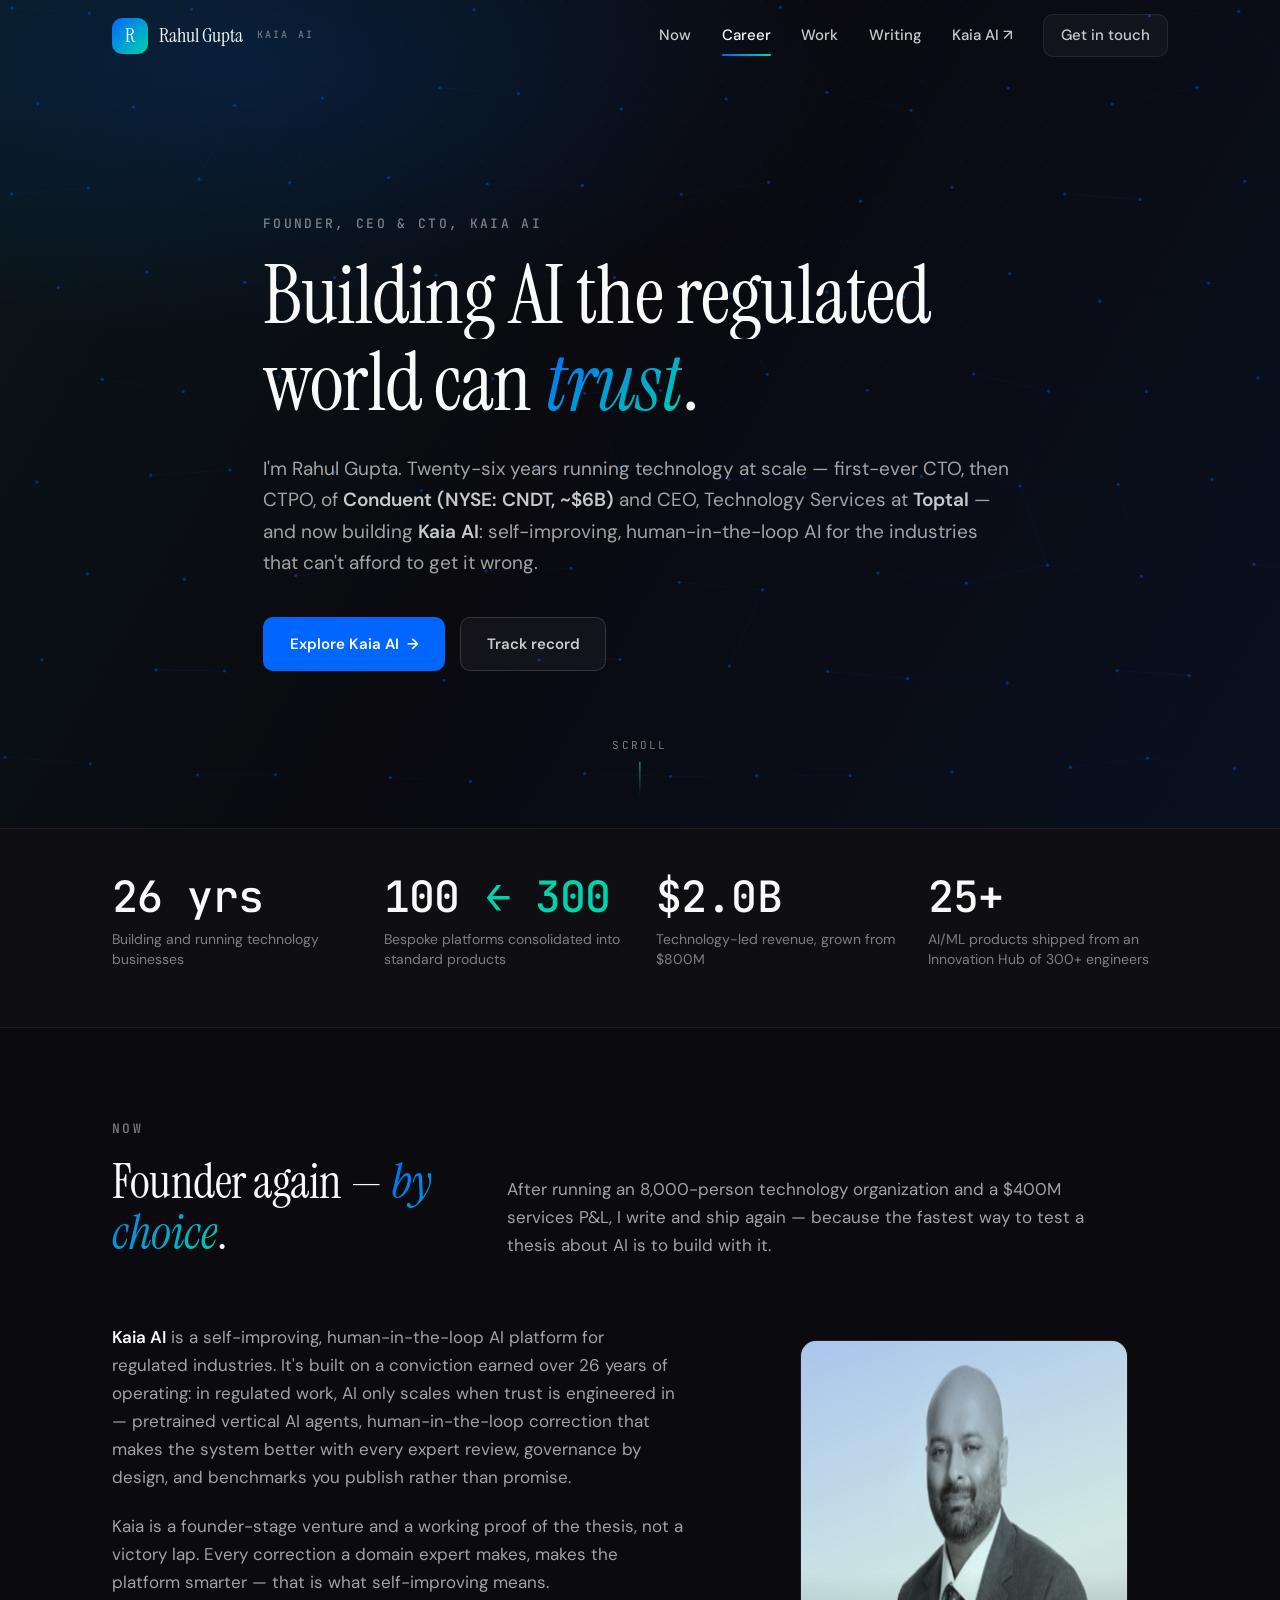
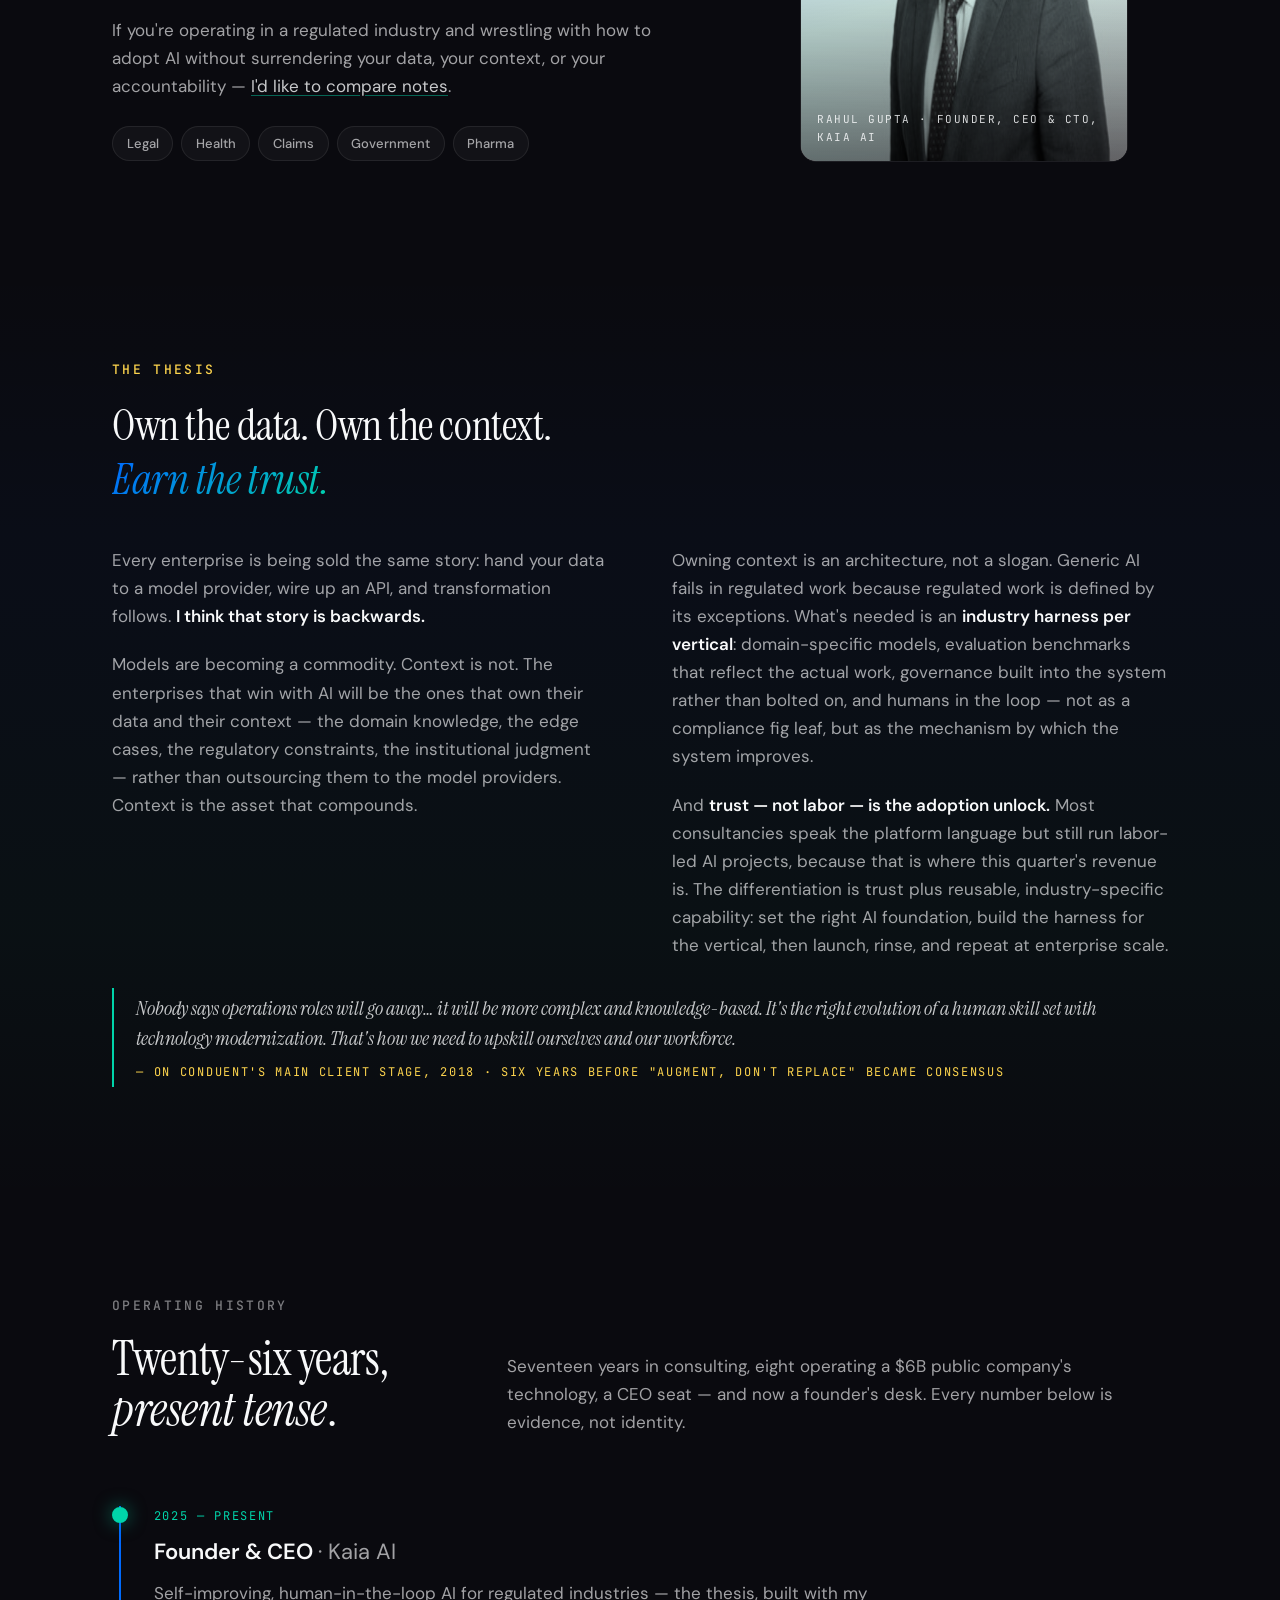
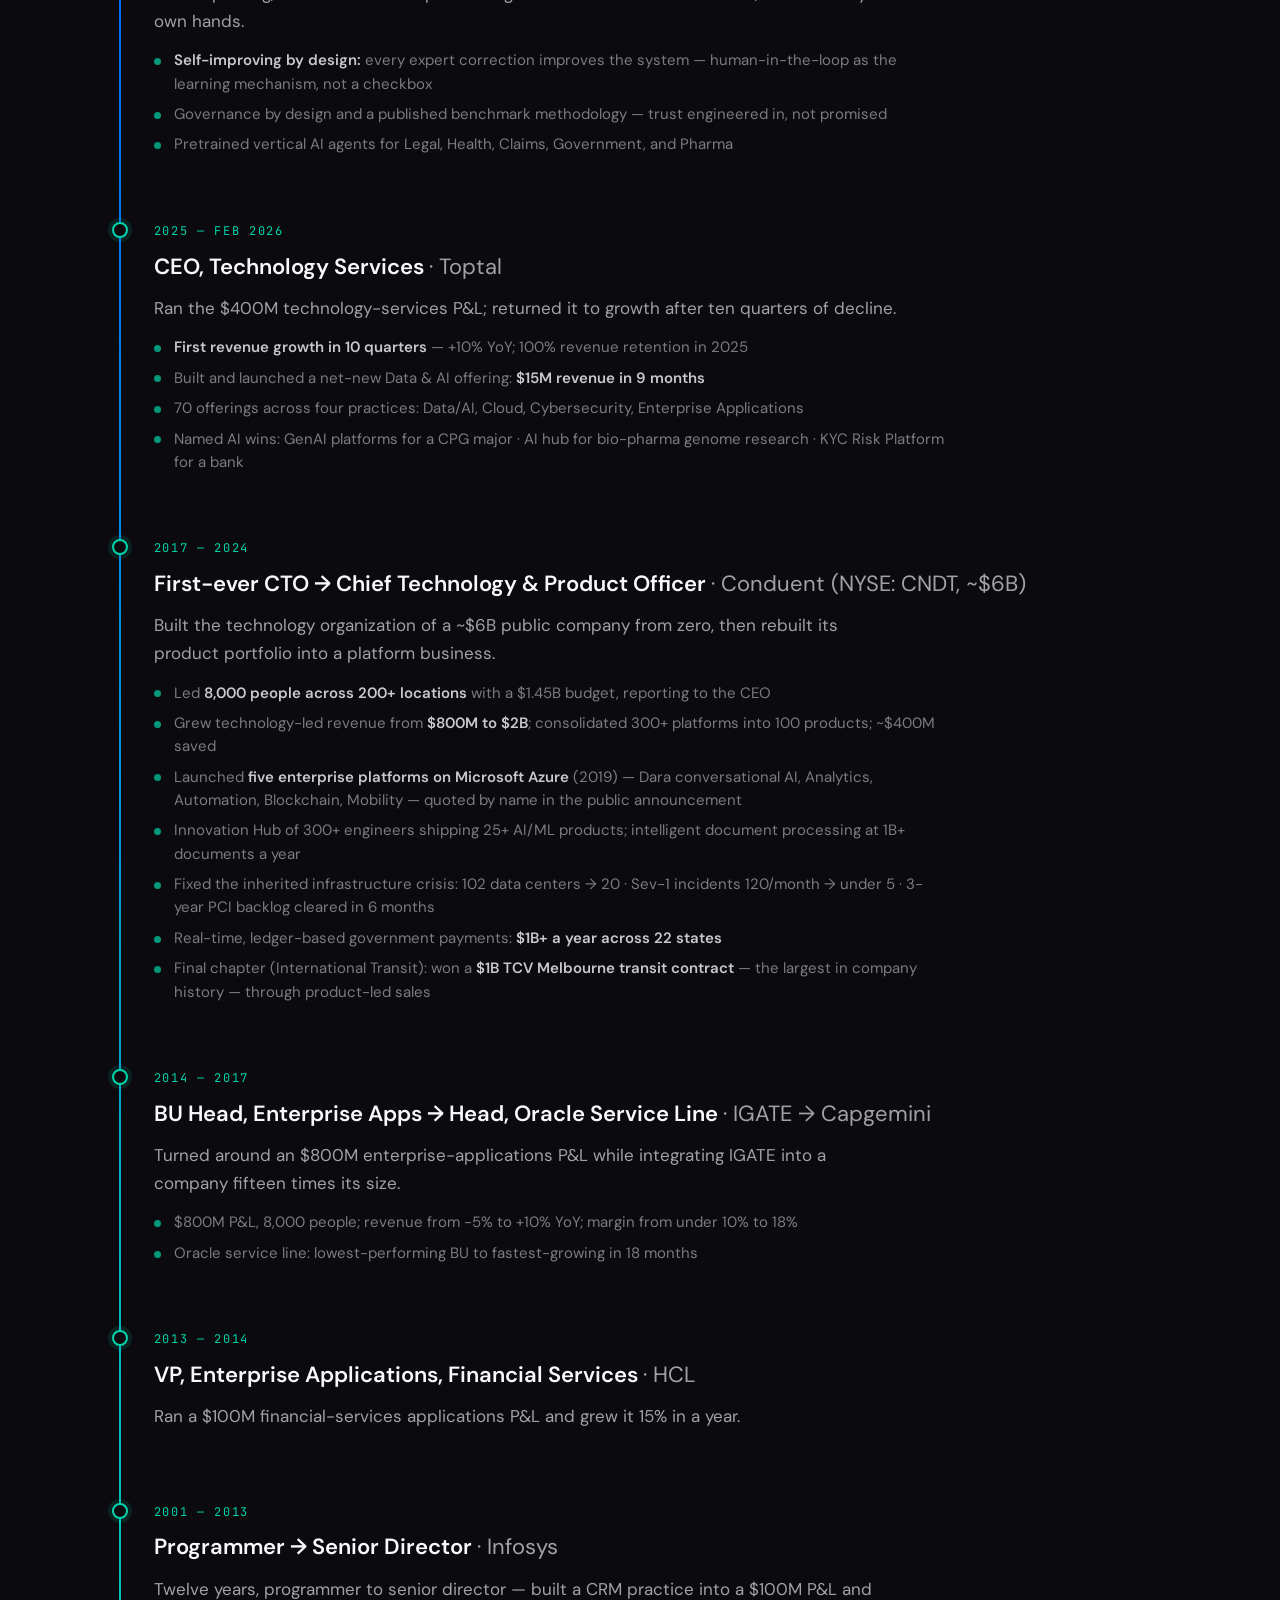
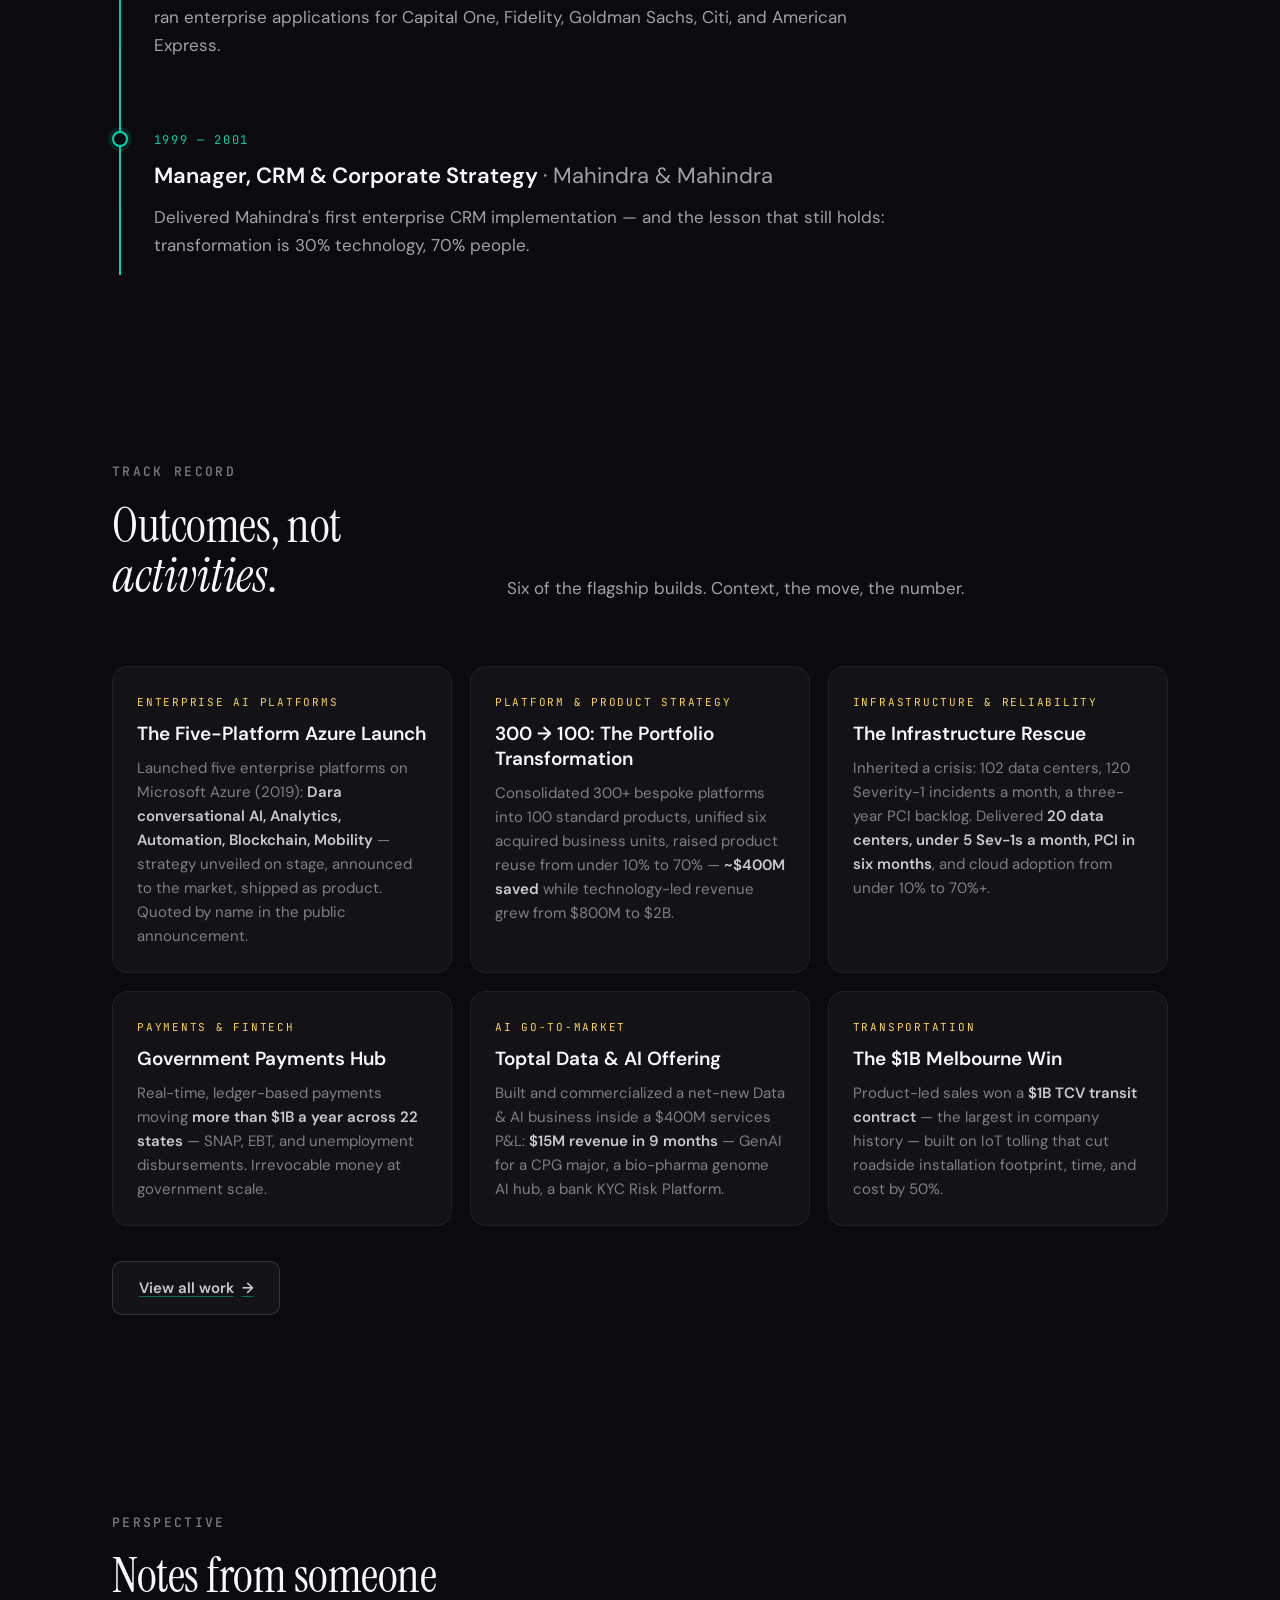
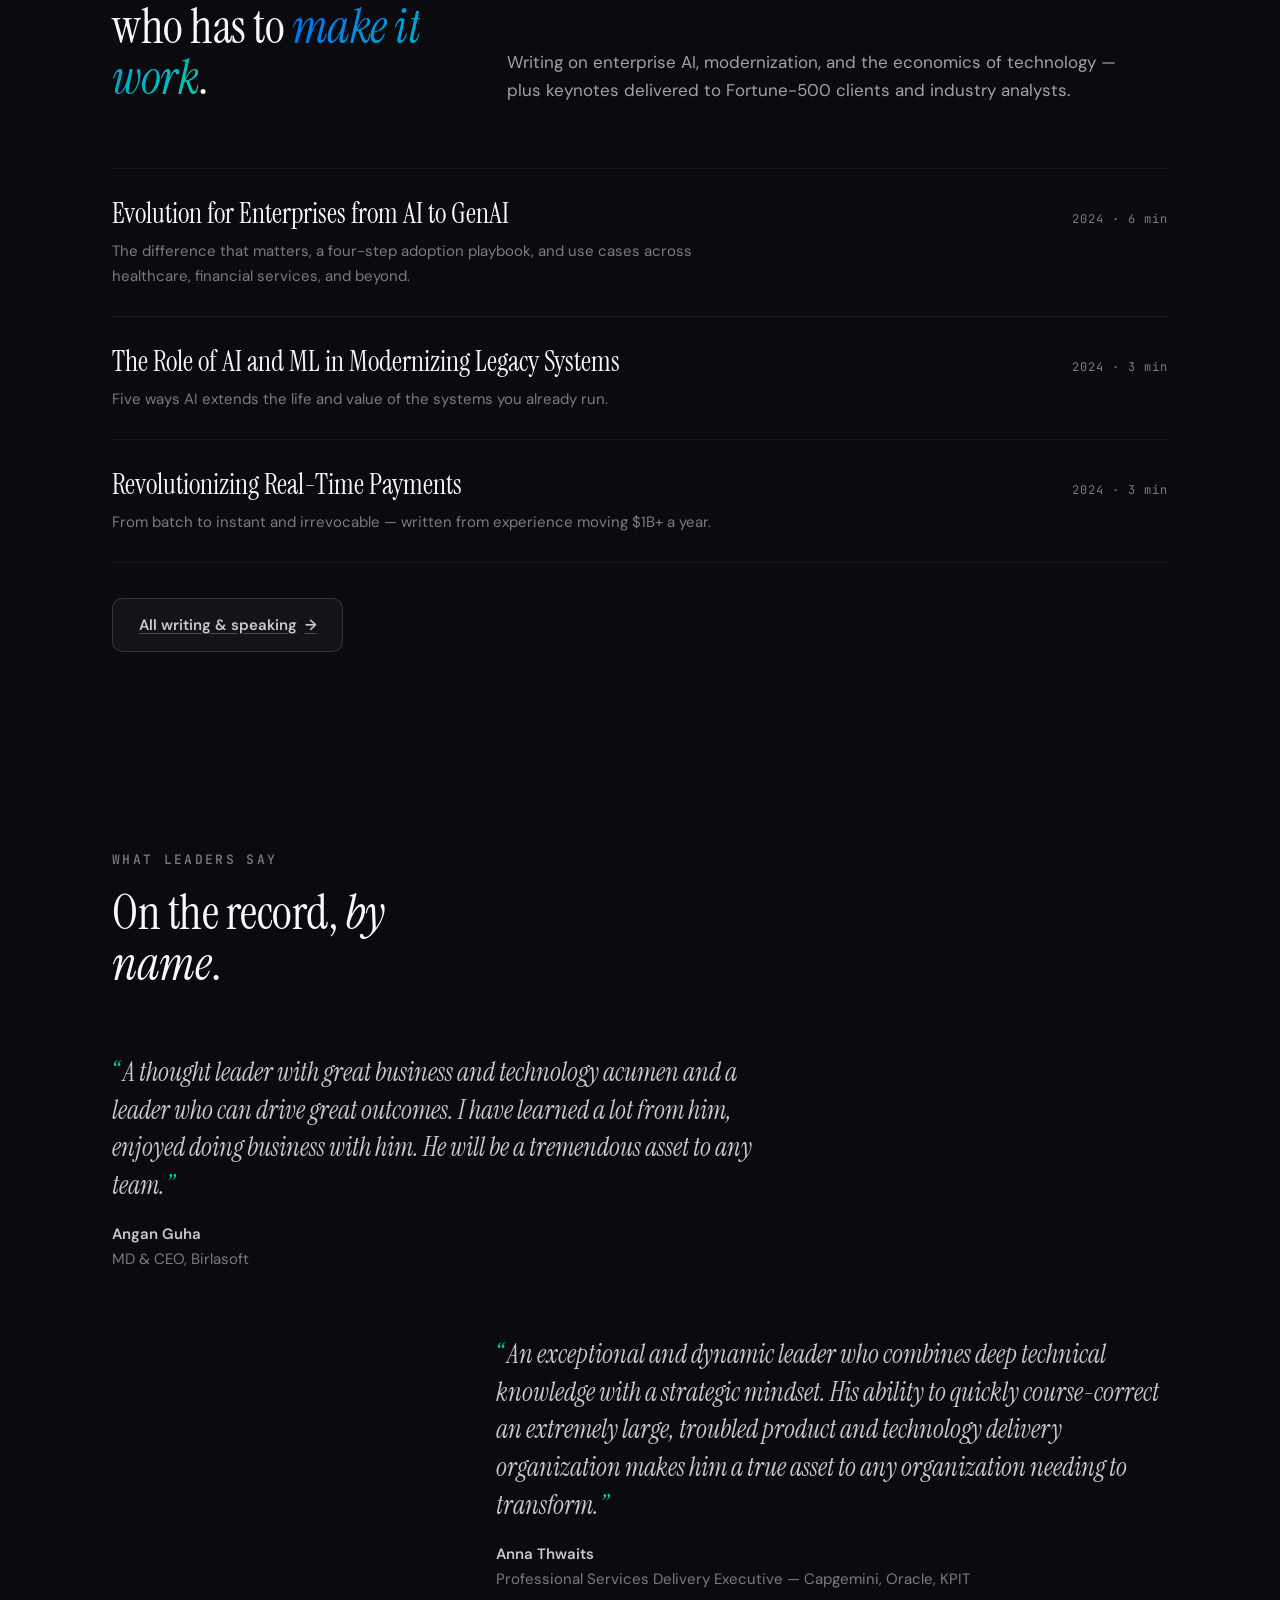
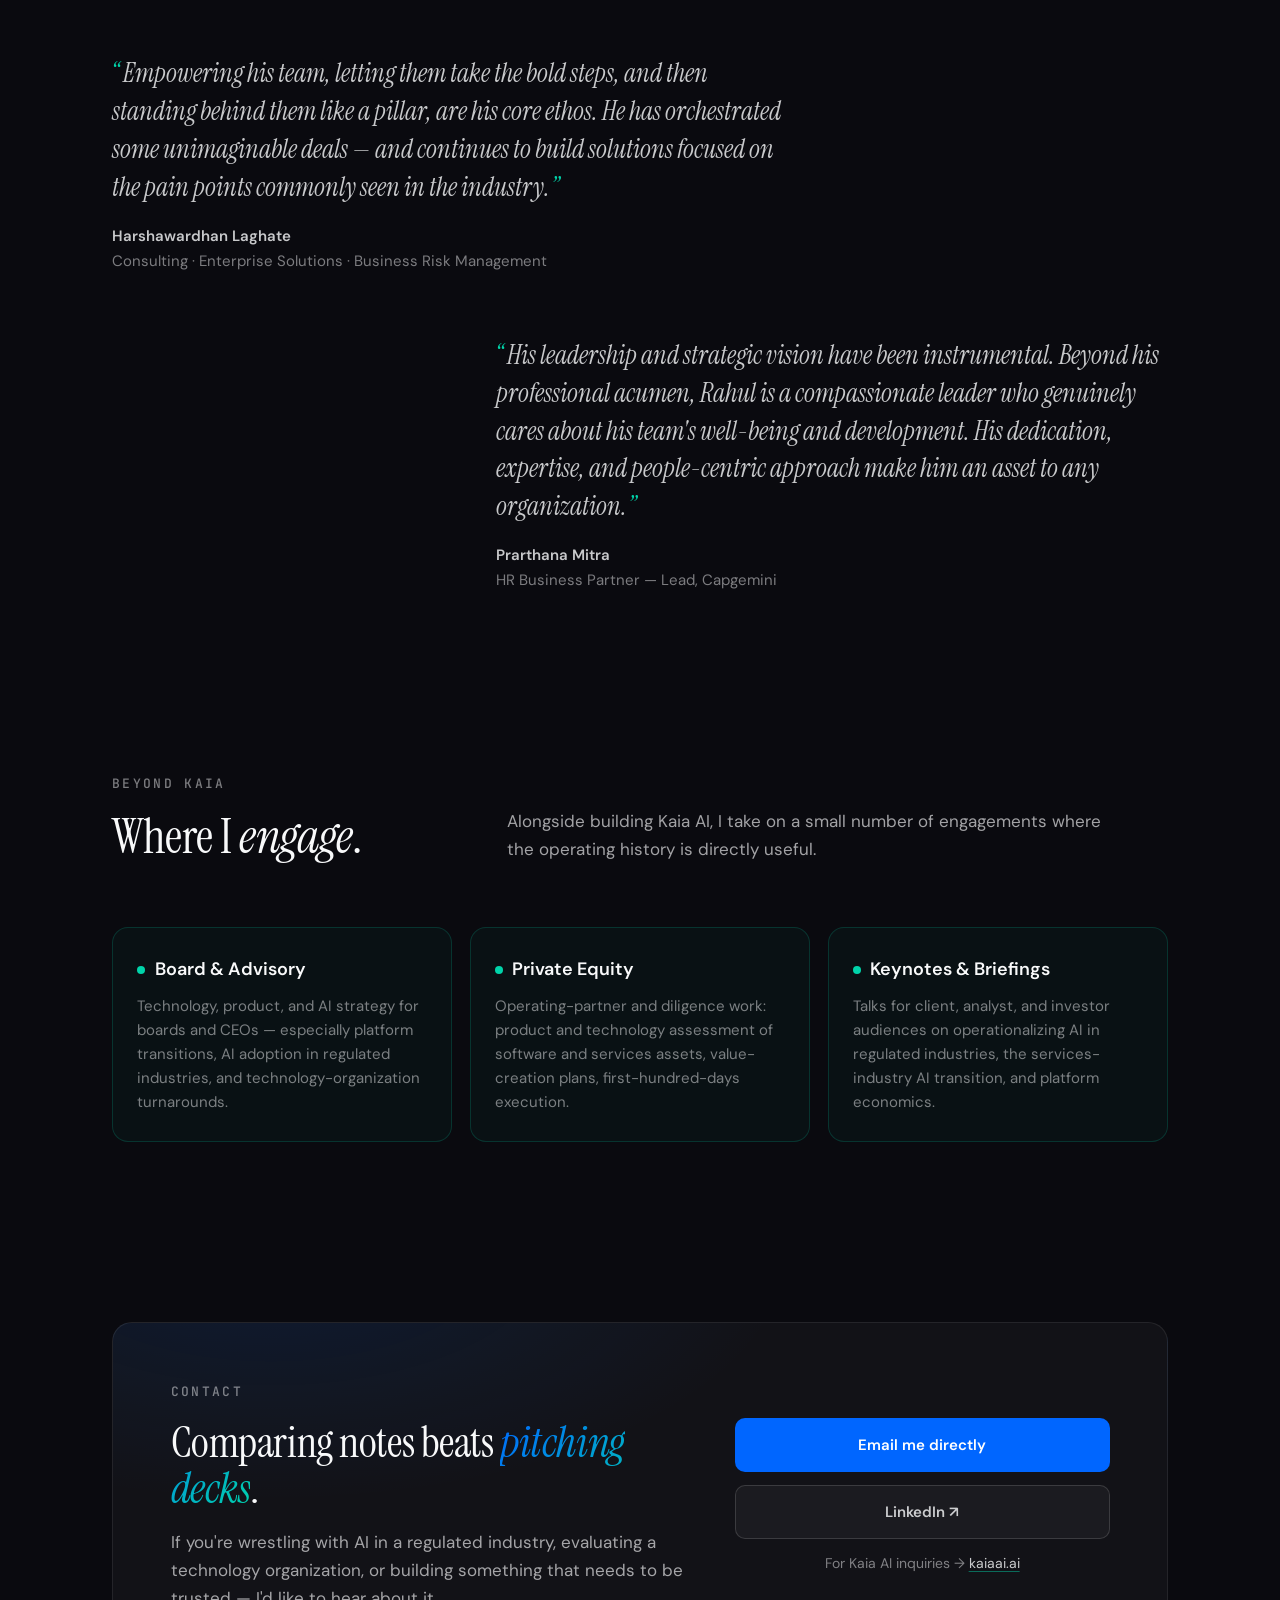
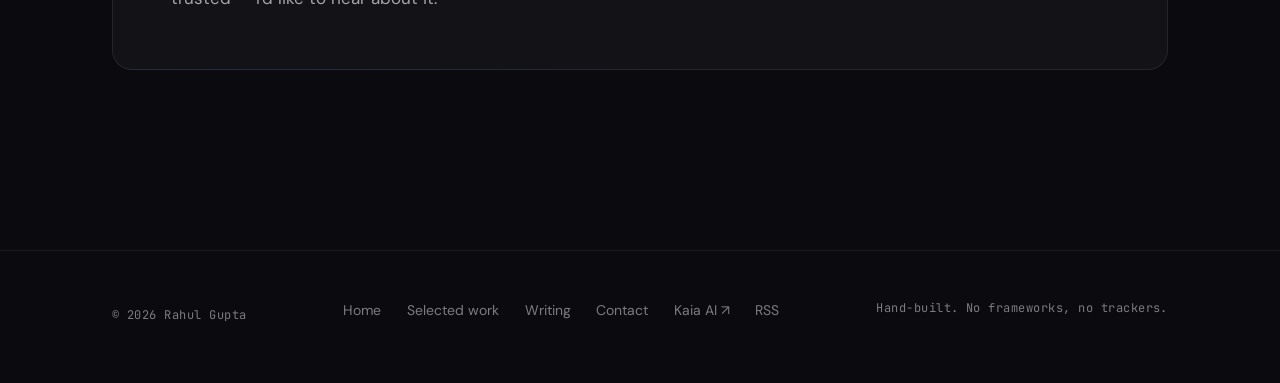
<file: index.html>
<!DOCTYPE html>
<html lang="en">
<head>
  <meta charset="UTF-8" />
  <meta name="viewport" content="width=device-width, initial-scale=1.0" />
  <title>Rahul Gupta — Founder, CEO &amp; CTO, Kaia AI | AI for Regulated Industries</title>
  <meta name="description" content="Founder, CEO &amp; CTO of Kaia AI — self-improving, human-in-the-loop AI for regulated industries. First-ever CTO/CTPO of Conduent (NYSE: CNDT) and former CEO, Technology Services at Toptal. 26 years building technology businesses at scale." />
  <link rel="canonical" href="https://rahulguptacto.com/" />
  <meta name="theme-color" content="#0a0a0f" />
  <meta property="og:type" content="website" />
  <meta property="og:title" content="Rahul Gupta — Founder, CEO &amp; CTO, Kaia AI" />
  <meta property="og:description" content="Building AI the regulated world can trust. 26 years running technology at scale — Conduent (NYSE: CNDT), Toptal, and now Kaia AI." />
  <meta property="og:url" content="https://rahulguptacto.com/" />
  <meta property="og:image" content="https://rahulguptacto.com/assets/og.png" />
  <meta name="twitter:card" content="summary_large_image" />
  <link rel="icon" href="./favicon.ico" sizes="any" />
  <link rel="icon" type="image/png" sizes="32x32" href="./favicon-32x32.png" />
  <link rel="apple-touch-icon" href="./apple-touch-icon.png" />
  <link rel="manifest" href="./site.webmanifest" />
  <link rel="alternate" type="application/rss+xml" title="Rahul Gupta — Writing" href="./feed.xml" />
  <link rel="preconnect" href="https://fonts.googleapis.com" />
  <link rel="preconnect" href="https://fonts.gstatic.com" crossorigin />
  <link href="https://fonts.googleapis.com/css2?family=DM+Sans:opsz,wght@9..40,400;9..40,500;9..40,600;9..40,700&family=Instrument+Serif:ital@0;1&family=JetBrains+Mono:wght@400;500&display=swap" rel="stylesheet" />
  <link rel="stylesheet" href="./assets/style.css" />
  <script type="application/ld+json">
  {
    "@context": "https://schema.org",
    "@type": "Person",
    "name": "Rahul Gupta",
    "jobTitle": "Founder, CEO & CTO, Kaia AI",
    "url": "https://rahulguptacto.com/",
    "image": "https://rahulguptacto.com/profile.jpeg",
    "sameAs": [
      "https://www.linkedin.com/in/rahulguptacto/",
      "https://kaiaai.ai"
    ],
    "worksFor": { "@type": "Organization", "name": "Kaia AI", "url": "https://kaiaai.ai" },
    "alumniOf": ["Conduent", "Toptal", "Capgemini", "Infosys"],
    "knowsAbout": ["Enterprise AI", "AI governance", "Human-in-the-loop AI", "Regulated industries", "Platform engineering", "Digital transformation"]
  }
  </script>
</head>
<body>
  <a class="skip-link" href="#main">Skip to content</a>
  <div class="progress" aria-hidden="true"></div>

  <header class="site-header">
    <div class="wrap">
      <a class="brand" href="./index.html" aria-label="Rahul Gupta — home">
        <span class="brand-tile" aria-hidden="true">R</span>
        <span class="brand-name">Rahul Gupta</span>
        <span class="brand-suffix">Kaia&nbsp;AI</span>
      </a>
      <button class="menu-btn" aria-label="Menu" aria-expanded="false">
        <svg width="18" height="14" viewBox="0 0 18 14" fill="none" aria-hidden="true"><path d="M1 1h16M1 7h16M1 13h16" stroke="currentColor" stroke-width="1.6" stroke-linecap="round"/></svg>
      </button>
      <nav class="site-nav" aria-label="Primary">
        <a href="#kaia">Now</a>
        <a href="#career">Career</a>
        <a href="./projects.html">Work</a>
        <a href="./blog.html">Writing</a>
        <a href="https://kaiaai.ai" target="_blank" rel="noopener">Kaia AI ↗</a>
        <a class="nav-cta" href="./contact.html">Get in touch</a>
      </nav>
    </div>
  </header>

  <main id="main">

    <!-- ============ HERO ============ -->
    <section class="hero" aria-label="Introduction">
      <div class="hero-bg" aria-hidden="true"></div>
      <canvas id="lattice" aria-hidden="true"></canvas>
      <div class="wrap">
        <span class="kicker r-delay-1">Founder, CEO &amp; CTO, Kaia AI</span>
        <h1 class="display">
          <span class="reveal-line"><span>Building AI the regulated</span></span>
          <span class="reveal-line"><span>world can <em class="serif-i grad-text">trust</em>.</span></span>
        </h1>
        <p class="hero-sub r-delay-2">
          I'm Rahul Gupta. Twenty-six years running technology at scale —
          first-ever CTO, then CTPO, of <strong>Conduent (NYSE: CNDT, ~$6B)</strong>
          and CEO, Technology Services at <strong>Toptal</strong> — and now building
          <strong>Kaia AI</strong>: self-improving, human-in-the-loop AI for the industries
          that can't afford to get it wrong.
        </p>
        <div class="hero-ctas r-delay-3">
          <a class="btn btn-primary" href="https://kaiaai.ai" target="_blank" rel="noopener" data-magnetic>Explore Kaia AI <span class="arr" aria-hidden="true">→</span></a>
          <a class="btn btn-ghost" href="#track-record">Track record</a>
        </div>
      </div>
      <span class="scroll-cue" aria-hidden="true">Scroll</span>
    </section>

    <!-- ============ PROOF BAR ============ -->
    <section class="proof" aria-label="Career in numbers">
      <div class="wrap">
        <div class="stat">
          <div class="stat-num"><span data-count="26" data-from="0">26</span> yrs</div>
          <p class="stat-label">Building and running technology businesses</p>
        </div>
        <div class="stat">
          <div class="stat-num"><span data-count="100" data-from="300">100</span><span class="accent">&nbsp;←&nbsp;300</span></div>
          <p class="stat-label">Bespoke platforms consolidated into standard products</p>
        </div>
        <div class="stat">
          <div class="stat-num">$<span data-count="2" data-from="0.8" data-dec="1">2.0</span>B</div>
          <p class="stat-label">Technology-led revenue, grown from $800M</p>
        </div>
        <div class="stat">
          <div class="stat-num"><span data-count="25" data-from="0">25</span>+</div>
          <p class="stat-label">AI/ML products shipped from an Innovation Hub of 300+ engineers</p>
        </div>
      </div>
    </section>

    <!-- ============ NOW / KAIA ============ -->
    <section class="section" id="kaia">
      <div class="wrap">
        <div class="section-head">
          <div>
            <span class="kicker">Now</span>
            <h2 class="display">Founder again — <em class="serif-i grad-text">by choice</em>.</h2>
          </div>
          <p class="lede">After running an 8,000-person technology organization and a $400M services P&amp;L, I write and ship again — because the fastest way to test a thesis about AI is to build with it.</p>
        </div>
        <div class="now-grid">
          <div class="prose">
            <p><strong>Kaia AI</strong> is a self-improving, human-in-the-loop AI platform for regulated industries. It's built on a conviction earned over 26 years of operating: in regulated work, AI only scales when trust is engineered in — pretrained vertical AI agents, human-in-the-loop correction that makes the system better with every expert review, governance by design, and benchmarks you publish rather than promise.</p>
            <p>Kaia is a founder-stage venture and a working proof of the thesis, not a victory lap. Every correction a domain expert makes, makes the platform smarter — that is what self-improving means.</p>
            <p>If you're operating in a regulated industry and wrestling with how to adopt AI without surrendering your data, your context, or your accountability — <a href="./contact.html">I'd like to compare notes</a>.</p>
            <div class="kaia-verticals" aria-label="Kaia AI verticals">
              <span class="pill">Legal</span>
              <span class="pill">Health</span>
              <span class="pill">Claims</span>
              <span class="pill">Government</span>
              <span class="pill">Pharma</span>
            </div>
          </div>
          <figure class="portrait">
            <img src="./profile.jpeg" alt="Rahul Gupta" width="420" height="420" loading="lazy" />
            <figcaption class="portrait-cap">Rahul Gupta · Founder, CEO &amp; CTO, Kaia AI</figcaption>
          </figure>
        </div>
      </div>
    </section>

    <!-- ============ THESIS ============ -->
    <section class="section thesis" id="thesis">
      <div class="wrap">
        <span class="kicker kicker--amber">The thesis</span>
        <blockquote class="thesis-quote display">Own the data. Own the context. <em class="serif-i grad-text">Earn the trust.</em></blockquote>
        <div class="thesis-body prose">
          <p>Every enterprise is being sold the same story: hand your data to a model provider, wire up an API, and transformation follows. <strong>I think that story is backwards.</strong></p>
          <p>Models are becoming a commodity. Context is not. The enterprises that win with AI will be the ones that own their data and their context — the domain knowledge, the edge cases, the regulatory constraints, the institutional judgment — rather than outsourcing them to the model providers. Context is the asset that compounds.</p>
          <p>Owning context is an architecture, not a slogan. Generic AI fails in regulated work because regulated work is defined by its exceptions. What's needed is an <strong>industry harness per vertical</strong>: domain-specific models, evaluation benchmarks that reflect the actual work, governance built into the system rather than bolted on, and humans in the loop — not as a compliance fig leaf, but as the mechanism by which the system improves.</p>
          <p>And <strong>trust — not labor — is the adoption unlock.</strong> Most consultancies speak the platform language but still run labor-led AI projects, because that is where this quarter's revenue is. The differentiation is trust plus reusable, industry-specific capability: set the right AI foundation, build the harness for the vertical, then launch, rinse, and repeat at enterprise scale.</p>
        </div>
        <blockquote class="thesis-2018">
          Nobody says operations roles will go away… it will be more complex and knowledge-based. It's the right evolution of a human skill set with technology modernization. That's how we need to upskill ourselves and our workforce.
          <cite>— On Conduent's main client stage, 2018 · six years before "augment, don't replace" became consensus</cite>
        </blockquote>
      </div>
    </section>

    <!-- ============ CAREER ============ -->
    <section class="section" id="career">
      <div class="wrap">
        <div class="section-head">
          <div>
            <span class="kicker">Operating history</span>
            <h2 class="display">Twenty-six years, <em class="serif-i">present tense</em>.</h2>
          </div>
          <p class="lede">Seventeen years in consulting, eight operating a $6B public company's technology, a CEO seat — and now a founder's desk. Every number below is evidence, not identity.</p>
        </div>

        <div class="timeline">
          <span class="timeline-draw" aria-hidden="true"></span>

          <article class="t-item t-item--now">
            <span class="t-period">2025 — Present</span>
            <h3 class="t-role">Founder &amp; CEO <span class="t-org">· Kaia AI</span></h3>
            <p class="t-line">Self-improving, human-in-the-loop AI for regulated industries — the thesis, built with my own hands.</p>
            <ul class="t-points">
              <li><strong>Self-improving by design:</strong> every expert correction improves the system — human-in-the-loop as the learning mechanism, not a checkbox</li>
              <li>Governance by design and a published benchmark methodology — trust engineered in, not promised</li>
              <li>Pretrained vertical AI agents for Legal, Health, Claims, Government, and Pharma</li>
            </ul>
          </article>

          <article class="t-item">
            <span class="t-period">2025 — Feb 2026</span>
            <h3 class="t-role">CEO, Technology Services <span class="t-org">· Toptal</span></h3>
            <p class="t-line">Ran the $400M technology-services P&amp;L; returned it to growth after ten quarters of decline.</p>
            <ul class="t-points">
              <li><strong>First revenue growth in 10 quarters</strong> — +10% YoY; 100% revenue retention in 2025</li>
              <li>Built and launched a net-new Data &amp; AI offering: <strong>$15M revenue in 9 months</strong></li>
              <li>70 offerings across four practices: Data/AI, Cloud, Cybersecurity, Enterprise Applications</li>
              <li>Named AI wins: GenAI platforms for a CPG major · AI hub for bio-pharma genome research · KYC Risk Platform for a bank</li>
            </ul>
          </article>

          <article class="t-item">
            <span class="t-period">2017 — 2024</span>
            <h3 class="t-role">First-ever CTO → Chief Technology &amp; Product Officer <span class="t-org">· Conduent (NYSE: CNDT, ~$6B)</span></h3>
            <p class="t-line">Built the technology organization of a ~$6B public company from zero, then rebuilt its product portfolio into a platform business.</p>
            <ul class="t-points">
              <li>Led <strong>8,000 people across 200+ locations</strong> with a $1.45B budget, reporting to the CEO</li>
              <li>Grew technology-led revenue from <strong>$800M to $2B</strong>; consolidated 300+ platforms into 100 products; ~$400M saved</li>
              <li>Launched <strong>five enterprise platforms on Microsoft Azure</strong> (2019) — Dara conversational AI, Analytics, Automation, Blockchain, Mobility — quoted by name in the public announcement</li>
              <li>Innovation Hub of 300+ engineers shipping 25+ AI/ML products; intelligent document processing at 1B+ documents a year</li>
              <li>Fixed the inherited infrastructure crisis: 102 data centers → 20 · Sev-1 incidents 120/month → under 5 · 3-year PCI backlog cleared in 6 months</li>
              <li>Real-time, ledger-based government payments: <strong>$1B+ a year across 22 states</strong></li>
              <li>Final chapter (International Transit): won a <strong>$1B TCV Melbourne transit contract</strong> — the largest in company history — through product-led sales</li>
            </ul>
          </article>

          <article class="t-item">
            <span class="t-period">2014 — 2017</span>
            <h3 class="t-role">BU Head, Enterprise Apps → Head, Oracle Service Line <span class="t-org">· IGATE → Capgemini</span></h3>
            <p class="t-line">Turned around an $800M enterprise-applications P&amp;L while integrating IGATE into a company fifteen times its size.</p>
            <ul class="t-points">
              <li>$800M P&amp;L, 8,000 people; revenue from −5% to +10% YoY; margin from under 10% to 18%</li>
              <li>Oracle service line: lowest-performing BU to fastest-growing in 18 months</li>
            </ul>
          </article>

          <article class="t-item">
            <span class="t-period">2013 — 2014</span>
            <h3 class="t-role">VP, Enterprise Applications, Financial Services <span class="t-org">· HCL</span></h3>
            <p class="t-line">Ran a $100M financial-services applications P&amp;L and grew it 15% in a year.</p>
          </article>

          <article class="t-item">
            <span class="t-period">2001 — 2013</span>
            <h3 class="t-role">Programmer → Senior Director <span class="t-org">· Infosys</span></h3>
            <p class="t-line">Twelve years, programmer to senior director — built a CRM practice into a $100M P&amp;L and ran enterprise applications for Capital One, Fidelity, Goldman Sachs, Citi, and American Express.</p>
          </article>

          <article class="t-item">
            <span class="t-period">1999 — 2001</span>
            <h3 class="t-role">Manager, CRM &amp; Corporate Strategy <span class="t-org">· Mahindra &amp; Mahindra</span></h3>
            <p class="t-line">Delivered Mahindra's first enterprise CRM implementation — and the lesson that still holds: transformation is 30% technology, 70% people.</p>
          </article>
        </div>
      </div>
    </section>

    <!-- ============ TRACK RECORD ============ -->
    <section class="section" id="track-record">
      <div class="wrap">
        <div class="section-head">
          <div>
            <span class="kicker">Track record</span>
            <h2 class="display">Outcomes, not <em class="serif-i">activities</em>.</h2>
          </div>
          <p class="lede">Six of the flagship builds. Context, the move, the number.</p>
        </div>
        <div class="card-grid">
          <article class="card">
            <span class="card-cat">Enterprise AI Platforms</span>
            <h3>The Five-Platform Azure Launch</h3>
            <p>Launched five enterprise platforms on Microsoft Azure (2019): <strong>Dara conversational AI, Analytics, Automation, Blockchain, Mobility</strong> — strategy unveiled on stage, announced to the market, shipped as product. Quoted by name in the public announcement.</p>
          </article>
          <article class="card">
            <span class="card-cat">Platform &amp; Product Strategy</span>
            <h3>300 → 100: The Portfolio Transformation</h3>
            <p>Consolidated 300+ bespoke platforms into 100 standard products, unified six acquired business units, raised product reuse from under 10% to 70% — <strong>~$400M saved</strong> while technology-led revenue grew from $800M to $2B.</p>
          </article>
          <article class="card">
            <span class="card-cat">Infrastructure &amp; Reliability</span>
            <h3>The Infrastructure Rescue</h3>
            <p>Inherited a crisis: 102 data centers, 120 Severity-1 incidents a month, a three-year PCI backlog. Delivered <strong>20 data centers, under 5 Sev-1s a month, PCI in six months</strong>, and cloud adoption from under 10% to 70%+.</p>
          </article>
          <article class="card">
            <span class="card-cat">Payments &amp; FinTech</span>
            <h3>Government Payments Hub</h3>
            <p>Real-time, ledger-based payments moving <strong>more than $1B a year across 22 states</strong> — SNAP, EBT, and unemployment disbursements. Irrevocable money at government scale.</p>
          </article>
          <article class="card">
            <span class="card-cat">AI Go-to-Market</span>
            <h3>Toptal Data &amp; AI Offering</h3>
            <p>Built and commercialized a net-new Data &amp; AI business inside a $400M services P&amp;L: <strong>$15M revenue in 9 months</strong> — GenAI for a CPG major, a bio-pharma genome AI hub, a bank KYC Risk Platform.</p>
          </article>
          <article class="card">
            <span class="card-cat">Transportation</span>
            <h3>The $1B Melbourne Win</h3>
            <p>Product-led sales won a <strong>$1B TCV transit contract</strong> — the largest in company history — built on IoT tolling that cut roadside installation footprint, time, and cost by 50%.</p>
          </article>
        </div>
        <p style="margin-top: 2.2rem">
          <a class="btn btn-ghost" href="./projects.html">View all work <span class="arr" aria-hidden="true">→</span></a>
        </p>
      </div>
    </section>

    <!-- ============ WRITING ============ -->
    <section class="section" id="writing">
      <div class="wrap">
        <div class="section-head">
          <div>
            <span class="kicker">Perspective</span>
            <h2 class="display">Notes from someone who has to <em class="serif-i grad-text">make it work</em>.</h2>
          </div>
          <p class="lede">Writing on enterprise AI, modernization, and the economics of technology — plus keynotes delivered to Fortune-500 clients and industry analysts.</p>
        </div>
        <div class="essay-list">
          <a class="essay" href="./writing-ai-to-genai.html">
            <div>
              <h3>Evolution for Enterprises from AI to GenAI</h3>
              <p class="dek">The difference that matters, a four-step adoption playbook, and use cases across healthcare, financial services, and beyond.</p>
            </div>
            <span class="essay-meta">2024 · 6 min</span>
          </a>
          <a class="essay" href="./writing-ai-ml-legacy-systems.html">
            <div>
              <h3>The Role of AI and ML in Modernizing Legacy Systems</h3>
              <p class="dek">Five ways AI extends the life and value of the systems you already run.</p>
            </div>
            <span class="essay-meta">2024 · 3 min</span>
          </a>
          <a class="essay" href="./writing-real-time-payments.html">
            <div>
              <h3>Revolutionizing Real-Time Payments</h3>
              <p class="dek">From batch to instant and irrevocable — written from experience moving $1B+ a year.</p>
            </div>
            <span class="essay-meta">2024 · 3 min</span>
          </a>
        </div>
        <p style="margin-top: 2.2rem">
          <a class="btn btn-ghost" href="./blog.html">All writing &amp; speaking <span class="arr" aria-hidden="true">→</span></a>
        </p>
      </div>
    </section>

    <!-- ============ TESTIMONIALS ============ -->
    <section class="section" id="testimonials">
      <div class="wrap">
        <div class="section-head">
          <div>
            <span class="kicker">What leaders say</span>
            <h2 class="display">On the record, <em class="serif-i">by name</em>.</h2>
          </div>
        </div>
        <div class="quote-list">
          <blockquote class="pull-quote">
            <p>A thought leader with great business and technology acumen and a leader who can drive great outcomes. I have learned a lot from him, enjoyed doing business with him. He will be a tremendous asset to any team.</p>
            <footer><strong>Angan Guha</strong> MD &amp; CEO, Birlasoft</footer>
          </blockquote>
          <blockquote class="pull-quote">
            <p>An exceptional and dynamic leader who combines deep technical knowledge with a strategic mindset. His ability to quickly course-correct an extremely large, troubled product and technology delivery organization makes him a true asset to any organization needing to transform.</p>
            <footer><strong>Anna Thwaits</strong> Professional Services Delivery Executive — Capgemini, Oracle, KPIT</footer>
          </blockquote>
          <blockquote class="pull-quote">
            <p>Empowering his team, letting them take the bold steps, and then standing behind them like a pillar, are his core ethos. He has orchestrated some unimaginable deals — and continues to build solutions focused on the pain points commonly seen in the industry.</p>
            <footer><strong>Harshawardhan Laghate</strong> Consulting · Enterprise Solutions · Business Risk Management</footer>
          </blockquote>
          <blockquote class="pull-quote">
            <p>His leadership and strategic vision have been instrumental. Beyond his professional acumen, Rahul is a compassionate leader who genuinely cares about his team's well-being and development. His dedication, expertise, and people-centric approach make him an asset to any organization.</p>
            <footer><strong>Prarthana Mitra</strong> HR Business Partner — Lead, Capgemini</footer>
          </blockquote>
        </div>
      </div>
    </section>

    <!-- ============ ADVISORY ============ -->
    <section class="section" id="advisory">
      <div class="wrap">
        <div class="section-head">
          <div>
            <span class="kicker">Beyond Kaia</span>
            <h2 class="display">Where I <em class="serif-i">engage</em>.</h2>
          </div>
          <p class="lede">Alongside building Kaia AI, I take on a small number of engagements where the operating history is directly useful.</p>
        </div>
        <div class="lane-grid">
          <div class="lane">
            <h3>Board &amp; Advisory</h3>
            <p>Technology, product, and AI strategy for boards and CEOs — especially platform transitions, AI adoption in regulated industries, and technology-organization turnarounds.</p>
          </div>
          <div class="lane">
            <h3>Private Equity</h3>
            <p>Operating-partner and diligence work: product and technology assessment of software and services assets, value-creation plans, first-hundred-days execution.</p>
          </div>
          <div class="lane">
            <h3>Keynotes &amp; Briefings</h3>
            <p>Talks for client, analyst, and investor audiences on operationalizing AI in regulated industries, the services-industry AI transition, and platform economics.</p>
          </div>
        </div>
      </div>
    </section>

    <!-- ============ CONTACT ============ -->
    <section class="section" id="contact">
      <div class="wrap">
        <div class="contact-box">
          <div>
            <span class="kicker">Contact</span>
            <h2 class="display">Comparing notes beats <em class="serif-i grad-text">pitching decks</em>.</h2>
            <p class="lede">If you're wrestling with AI in a regulated industry, evaluating a technology organization, or building something that needs to be trusted — I'd like to hear about it.</p>
          </div>
          <div class="contact-actions">
            <a class="btn btn-primary" href="mailto:rahulkel.gupta@gmail.com" data-magnetic>Email me directly</a>
            <a class="btn btn-ghost" href="https://www.linkedin.com/in/rahulguptacto/" target="_blank" rel="noopener">LinkedIn ↗</a>
            <p class="contact-note">For Kaia AI inquiries → <a href="https://kaiaai.ai" target="_blank" rel="noopener">kaiaai.ai</a></p>
          </div>
        </div>
      </div>
    </section>
  </main>

  <footer class="site-footer">
    <div class="wrap">
      <div>
        <span class="footer-note">© <span id="yr">2026</span> Rahul Gupta</span>
      </div>
      <nav class="footer-links" aria-label="Footer">
        <a href="./index.html">Home</a>
        <a href="./projects.html">Selected work</a>
        <a href="./blog.html">Writing</a>
        <a href="./contact.html">Contact</a>
        <a href="https://kaiaai.ai" target="_blank" rel="noopener">Kaia AI ↗</a>
        <a href="./feed.xml">RSS</a>
      </nav>
      <span class="footer-note">Hand-built. No frameworks, no trackers.</span>
    </div>
  </footer>

  <script src="./assets/main.js" defer></script>
</body>
</html>
</file>
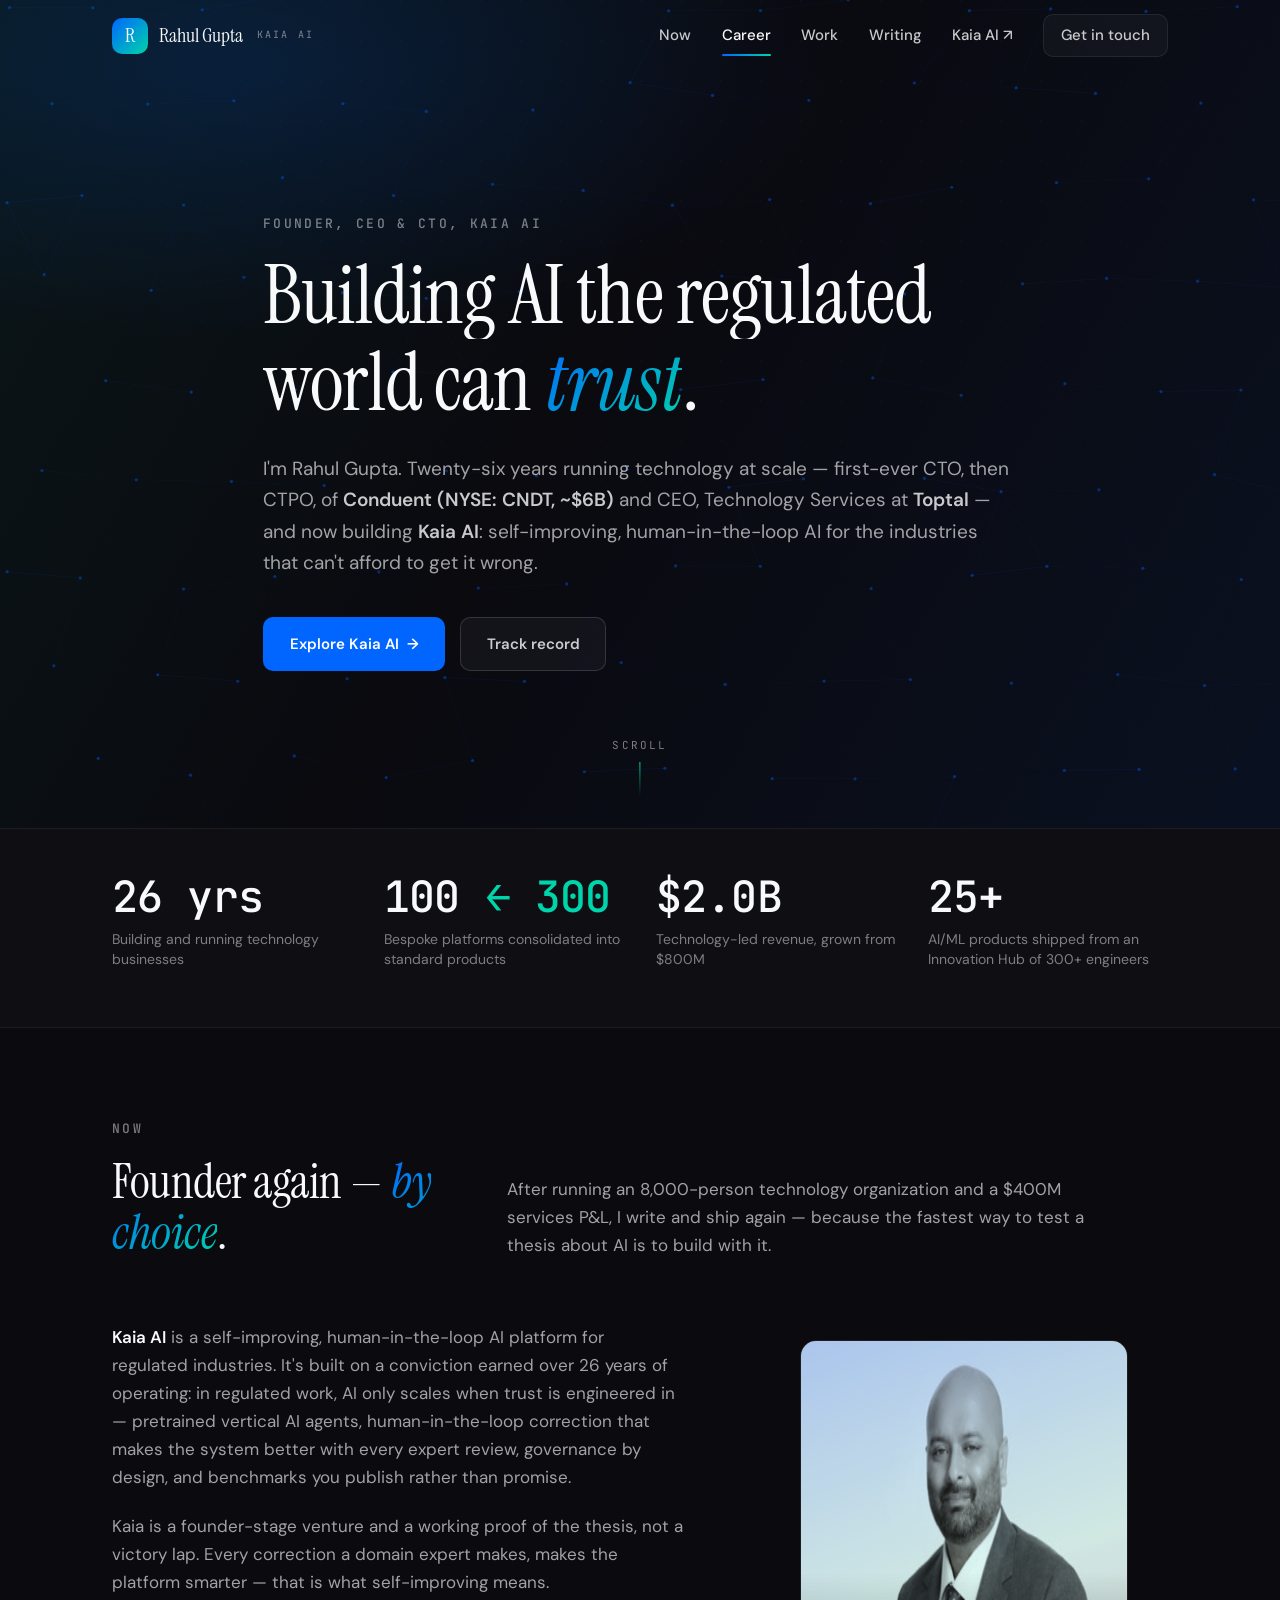
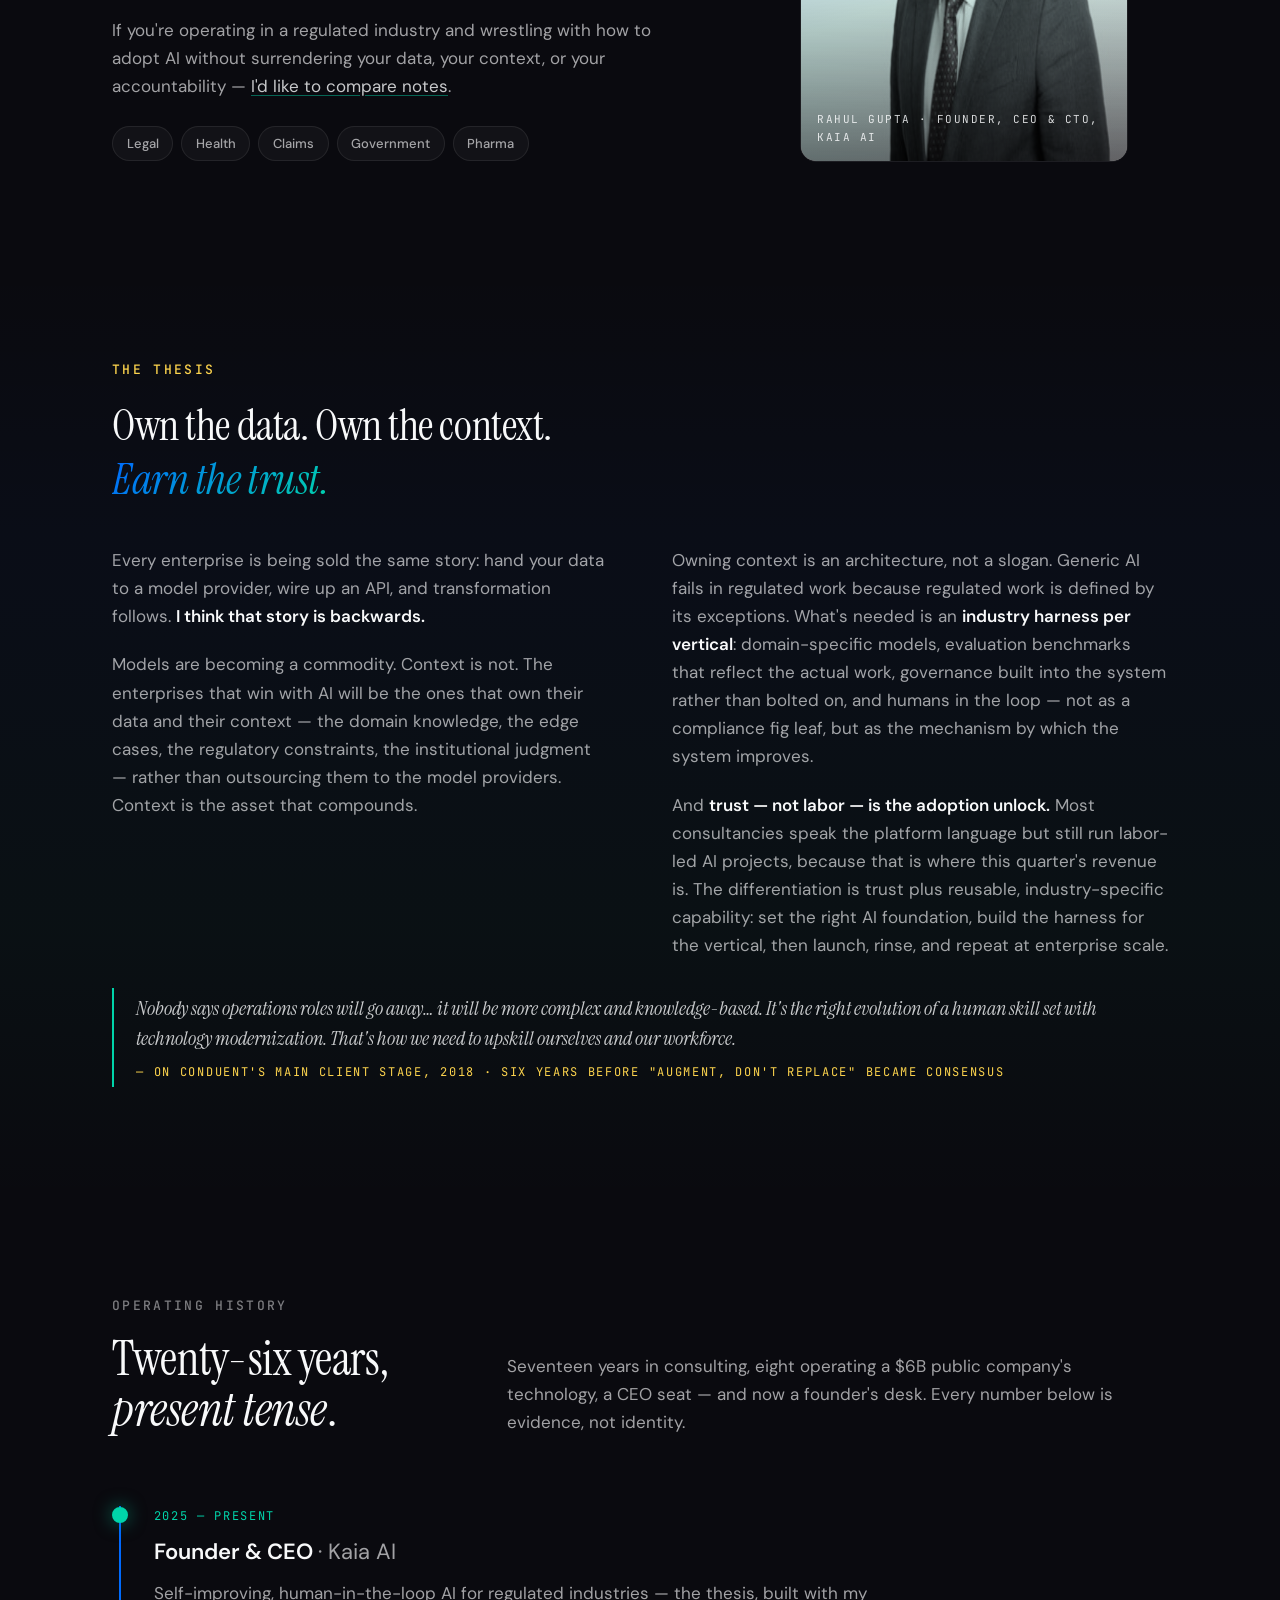
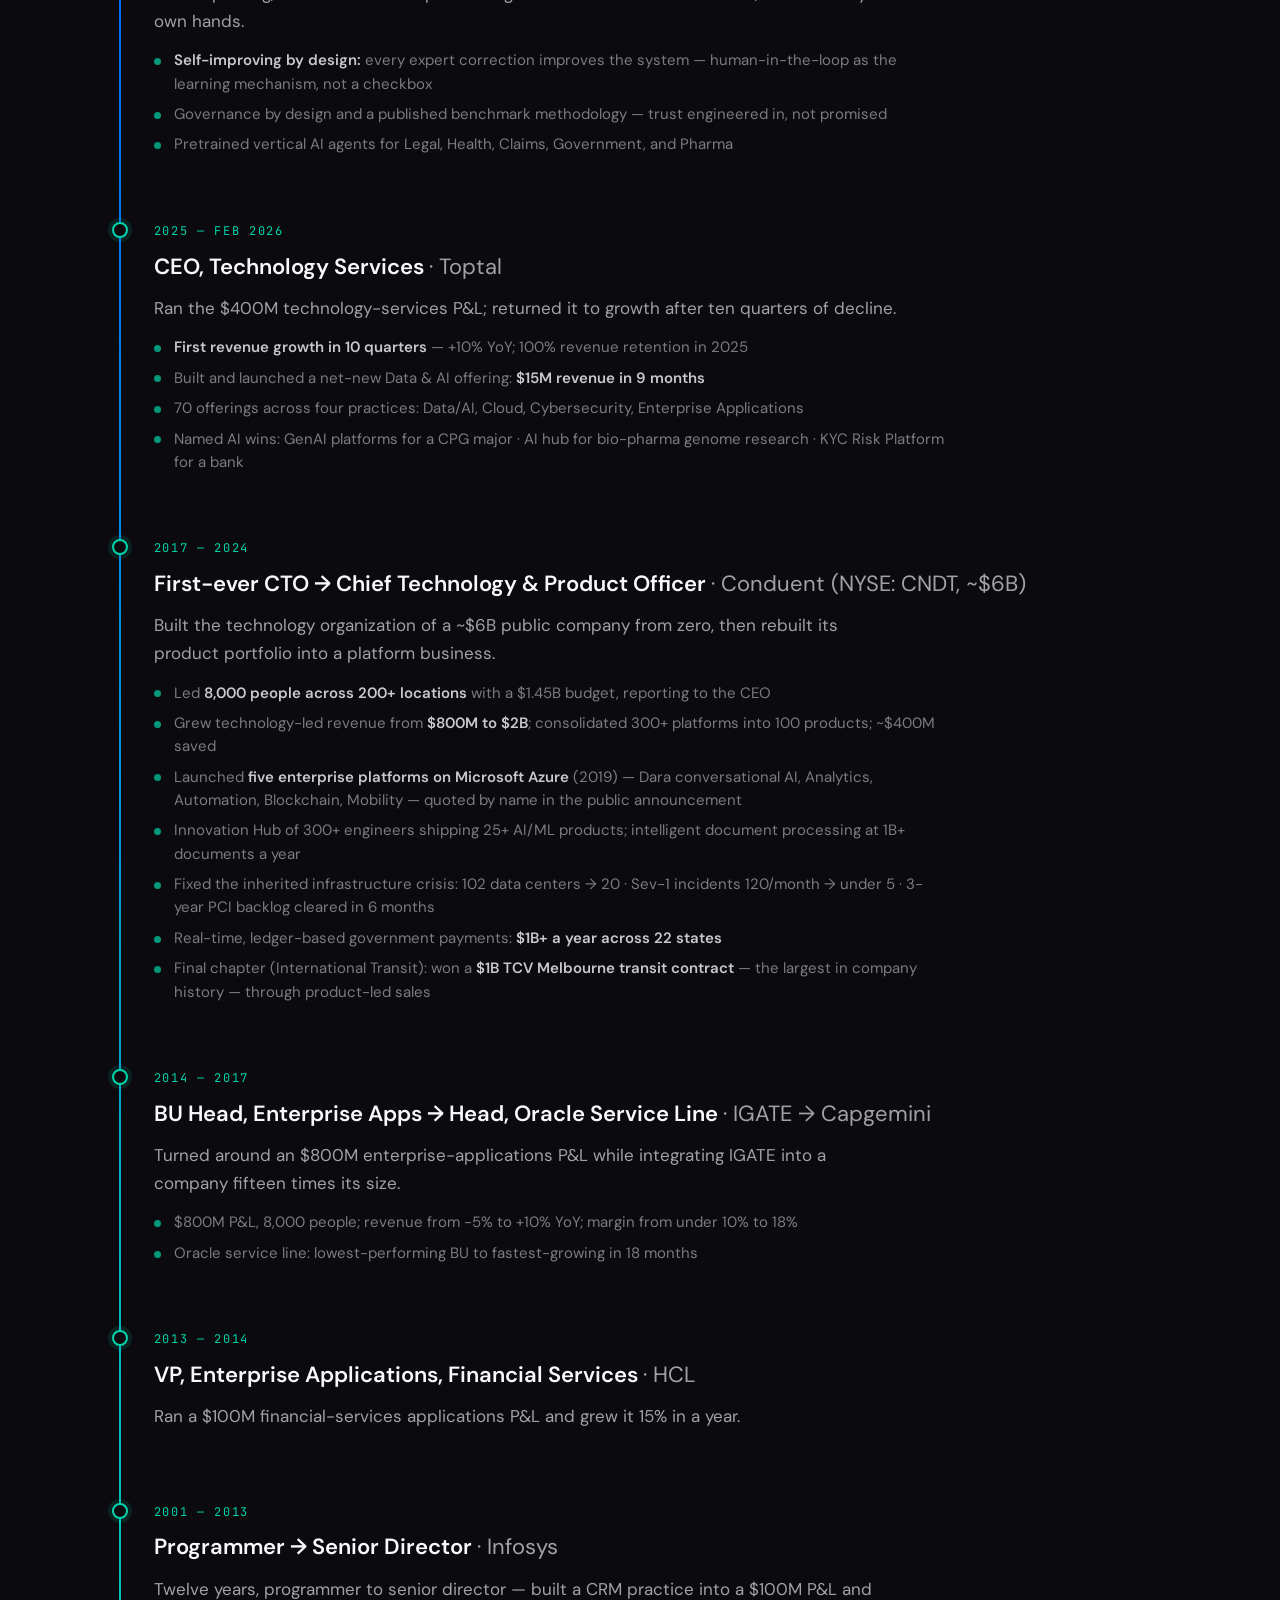
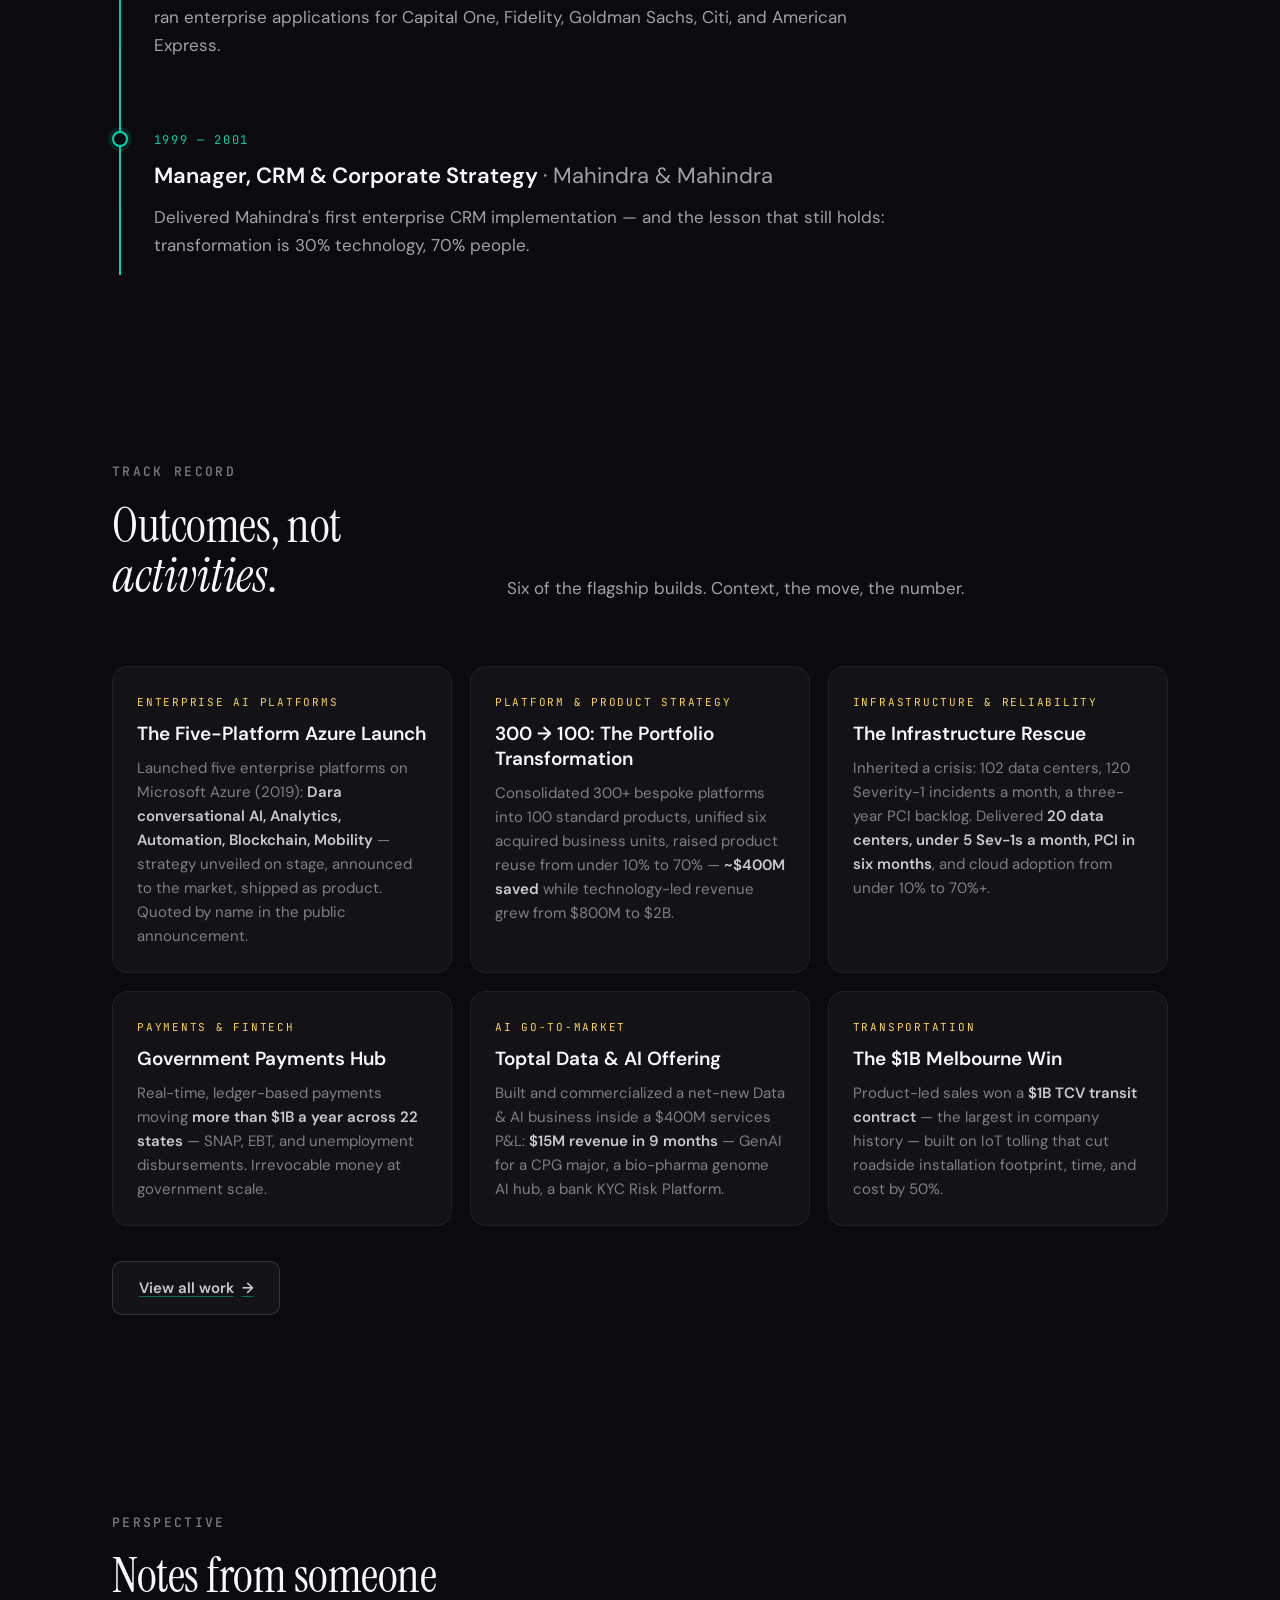
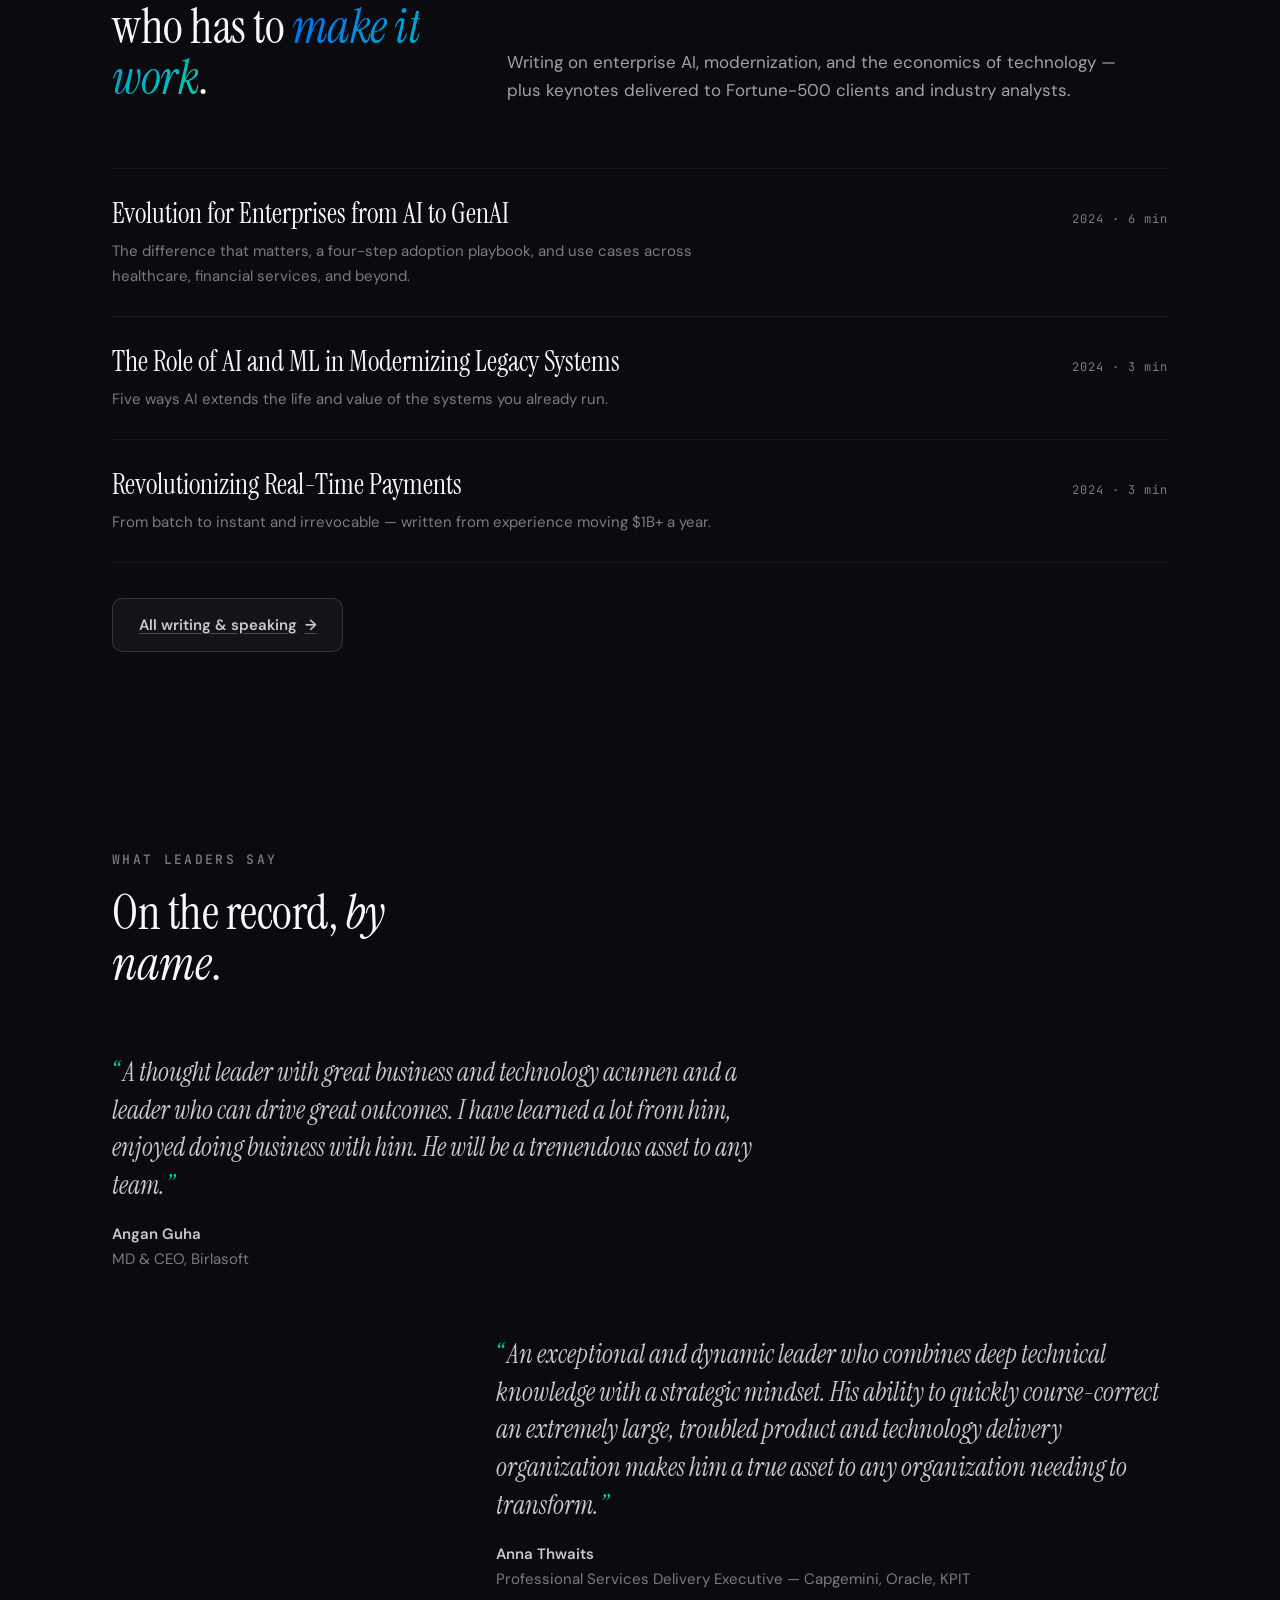
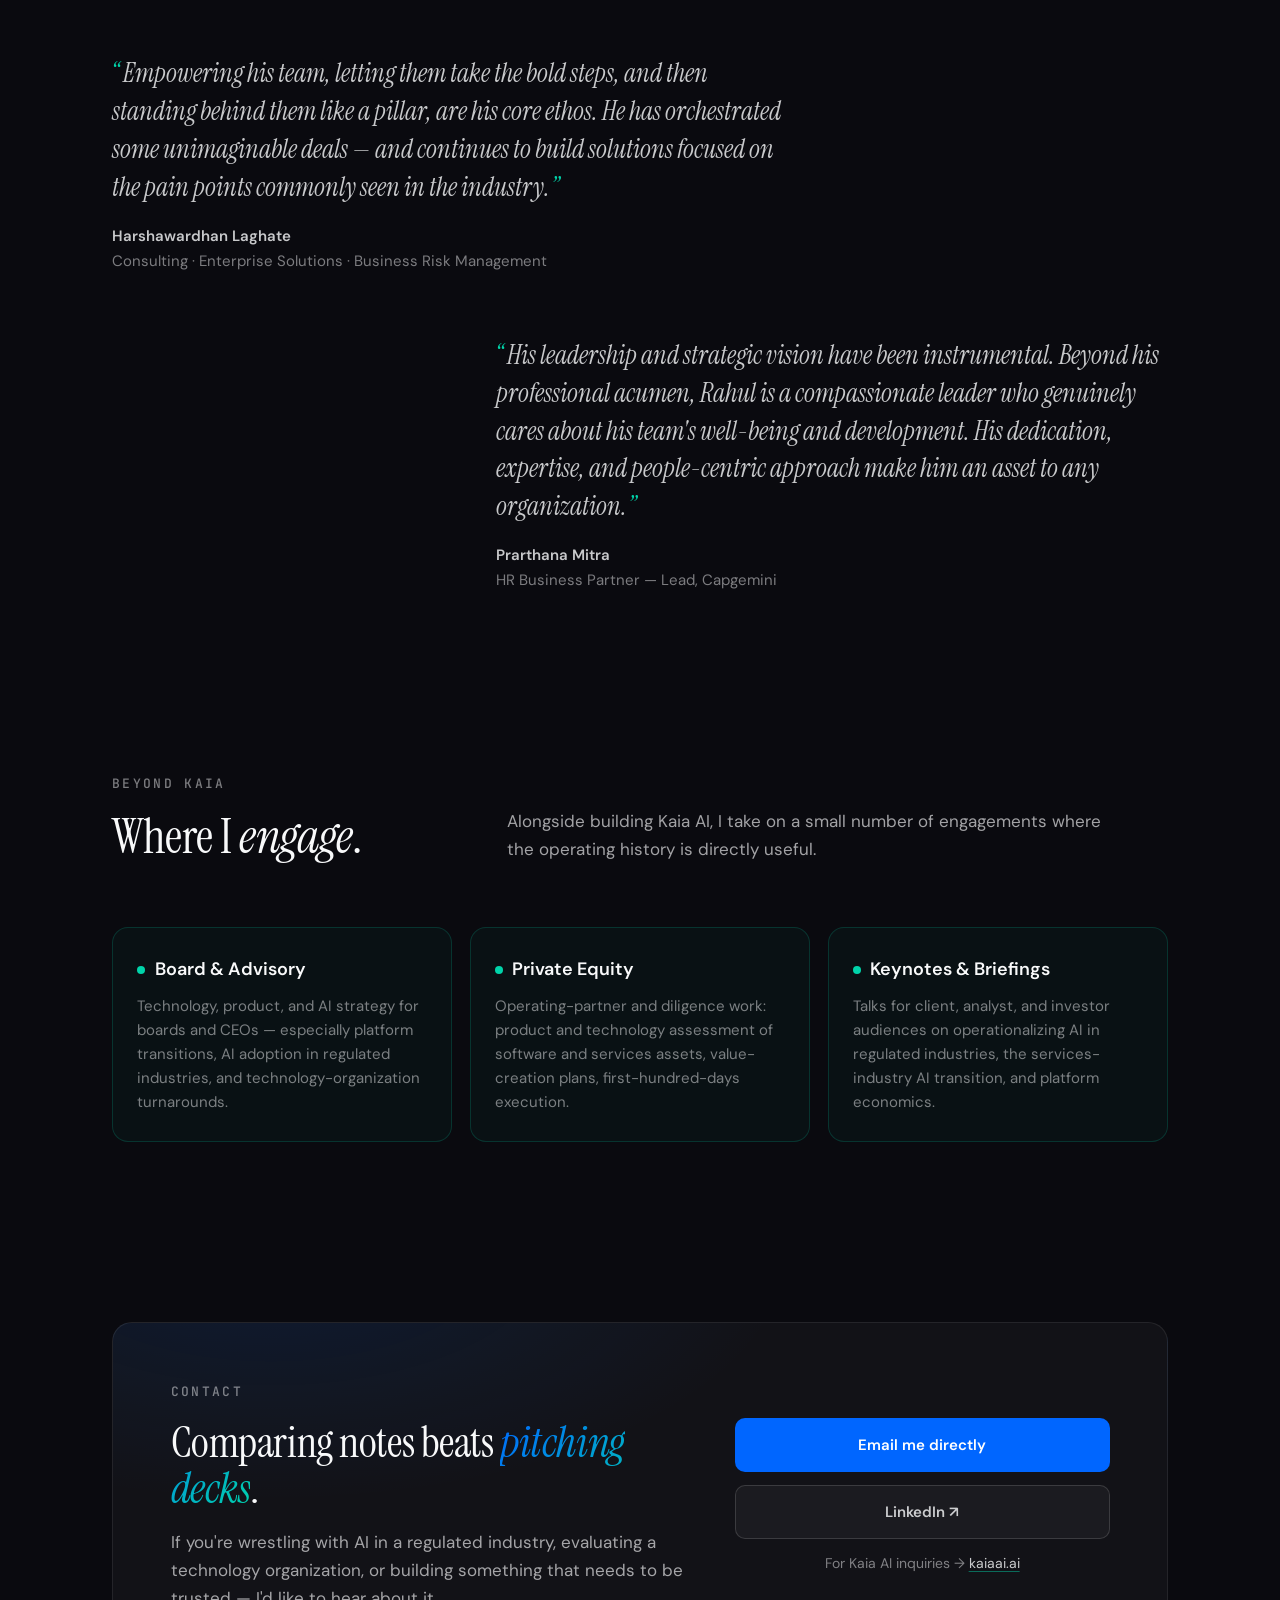
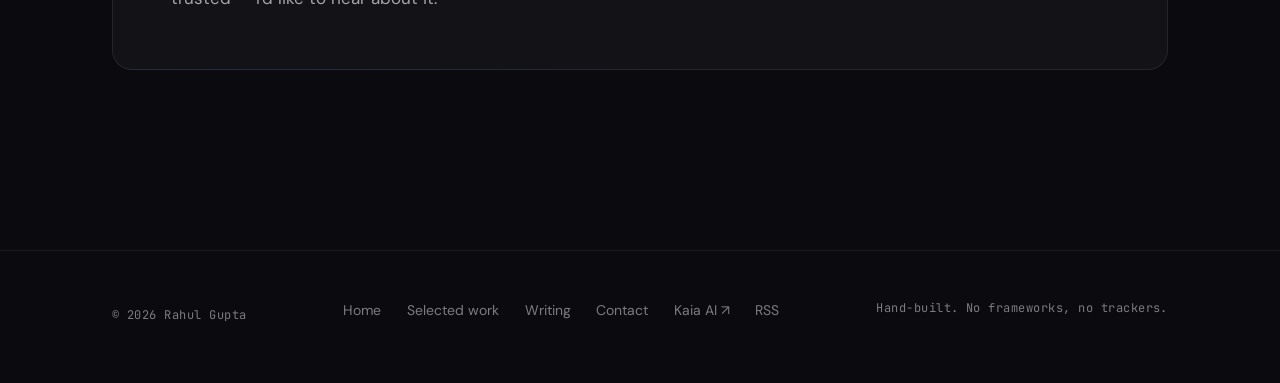
<file: achievements.html>
<!DOCTYPE html>
<html lang="en">
<head>
  <meta charset="UTF-8" />
  <meta name="viewport" content="width=device-width, initial-scale=1.0" />
  <title>Moved — Rahul Gupta</title>
  <meta http-equiv="refresh" content="0; url=./index.html#track-record" />
  <link rel="canonical" href="https://rahulguptacto.com/index.html" />
  <meta name="robots" content="noindex" />
  <meta name="theme-color" content="#0a0a0f" />
  <style>body{background:#0a0a0f;color:#f8f9fa;font-family:system-ui,sans-serif;display:grid;place-items:center;min-height:100vh;margin:0}a{color:#00d4aa}</style>
  <script>location.replace("./index.html#track-record");</script>
</head>
<body>
  <p>This content moved — <a href="./index.html#track-record">view the track record</a>.</p>
</body>
</html>
</file>
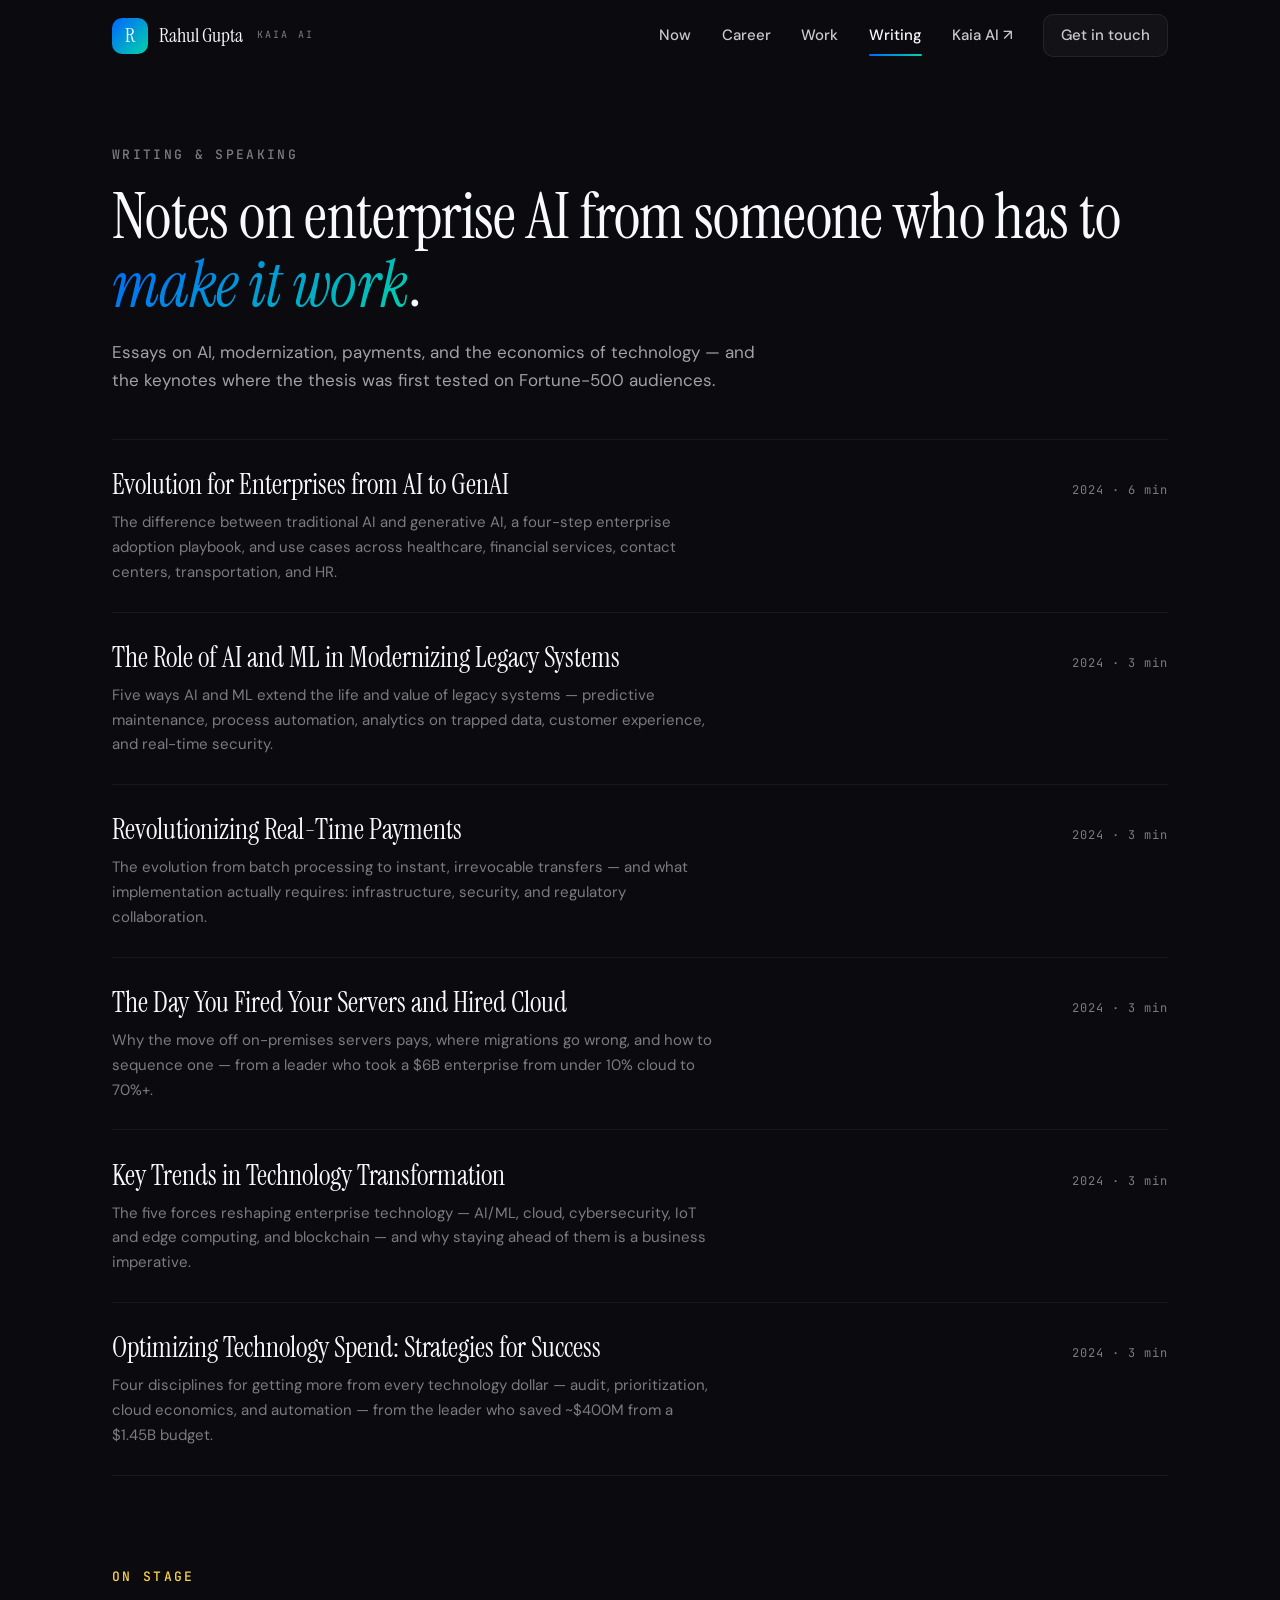
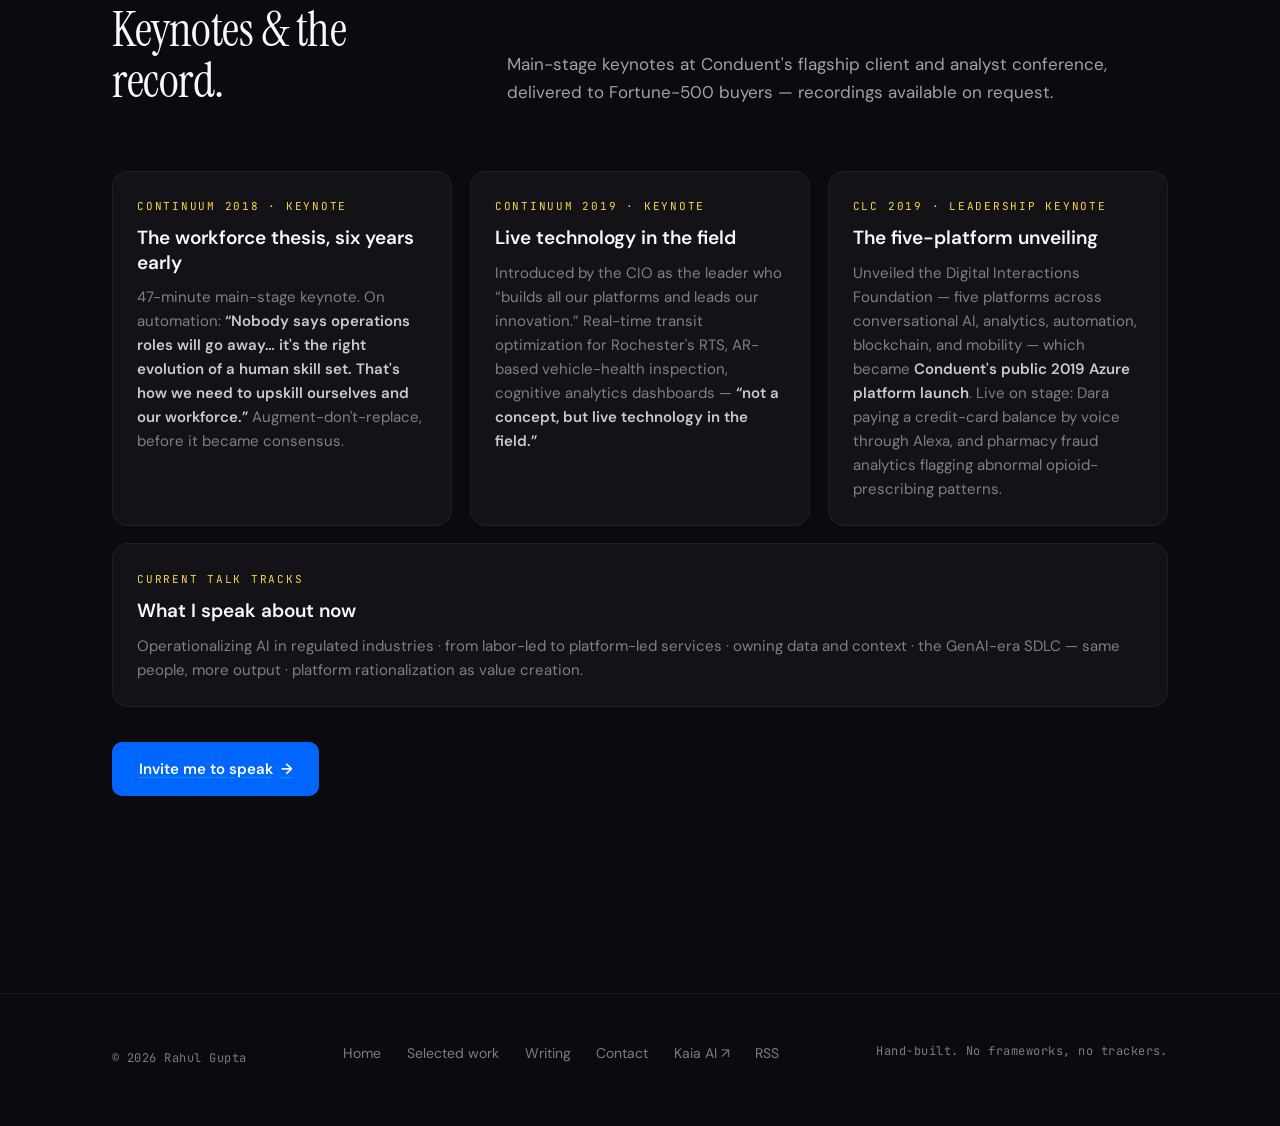
<file: blog.html>
<!DOCTYPE html>
<html lang="en">
<head>
  <meta charset="UTF-8" />
  <meta name="viewport" content="width=device-width, initial-scale=1.0" />
  <title>Writing &amp; Speaking — Rahul Gupta</title>
  <meta name="description" content="Essays on enterprise AI, modernization, payments, and technology economics — plus keynote history. By Rahul Gupta, Founder & CEO of Kaia AI." />
  <link rel="canonical" href="https://rahulguptacto.com/blog.html" />
  <meta name="theme-color" content="#0a0a0f" />
  <meta property="og:type" content="website" />
  <meta property="og:title" content="Writing &amp; Speaking — Rahul Gupta" />
  <meta property="og:description" content="Essays on enterprise AI, modernization, payments, and technology economics — plus keynote history. By Rahul Gupta, Founder & CEO of Kaia AI." />
  <meta property="og:url" content="https://rahulguptacto.com/blog.html" />
  <meta property="og:image" content="https://rahulguptacto.com/assets/og.png" />
  <meta name="twitter:card" content="summary_large_image" />
  <link rel="icon" href="./favicon.ico" sizes="any" />
  <link rel="icon" type="image/png" sizes="32x32" href="./favicon-32x32.png" />
  <link rel="apple-touch-icon" href="./apple-touch-icon.png" />
  <link rel="manifest" href="./site.webmanifest" />
  <link rel="alternate" type="application/rss+xml" title="Rahul Gupta — Writing" href="./feed.xml" />
  <link rel="preconnect" href="https://fonts.googleapis.com" />
  <link rel="preconnect" href="https://fonts.gstatic.com" crossorigin />
  <link href="https://fonts.googleapis.com/css2?family=DM+Sans:opsz,wght@9..40,400;9..40,500;9..40,600;9..40,700&family=Instrument+Serif:ital@0;1&family=JetBrains+Mono:wght@400;500&display=swap" rel="stylesheet" />
  <link rel="stylesheet" href="./assets/style.css" />
</head>
<body>
  <a class="skip-link" href="#main">Skip to content</a>
  <div class="progress" aria-hidden="true"></div>

  <header class="site-header">
    <div class="wrap">
      <a class="brand" href="./index.html" aria-label="Rahul Gupta — home">
        <span class="brand-tile" aria-hidden="true">R</span>
        <span class="brand-name">Rahul Gupta</span>
        <span class="brand-suffix">Kaia&nbsp;AI</span>
      </a>
      <button class="menu-btn" aria-label="Menu" aria-expanded="false">
        <svg width="18" height="14" viewBox="0 0 18 14" fill="none" aria-hidden="true"><path d="M1 1h16M1 7h16M1 13h16" stroke="currentColor" stroke-width="1.6" stroke-linecap="round"/></svg>
      </button>
      <nav class="site-nav" aria-label="Primary">
        <a href="./index.html#kaia">Now</a>
        <a href="./index.html#career">Career</a>
        <a href="./projects.html">Work</a>
        <a href="./blog.html" aria-current="true">Writing</a>
        <a href="https://kaiaai.ai" target="_blank" rel="noopener">Kaia AI ↗</a>
        <a class="nav-cta" href="./contact.html">Get in touch</a>
      </nav>
    </div>
  </header>

  <main id="main">
    <section class="page-head">
      <div class="wrap">
        <span class="kicker">Writing &amp; speaking</span>
        <h1 class="display">Notes on enterprise AI from someone who has to <em class="serif-i grad-text">make it work</em>.</h1>
        <p class="lede">Essays on AI, modernization, payments, and the economics of technology — and the keynotes where the thesis was first tested on Fortune-500 audiences.</p>
      </div>
    </section>

    <section class="section" style="padding-top:0">
      <div class="wrap">
        <div class="essay-list">
          <a class="essay" href="./writing-ai-to-genai.html">
            <div>
              <h3>Evolution for Enterprises from AI to GenAI</h3>
              <p class="dek">The difference between traditional AI and generative AI, a four-step enterprise adoption playbook, and use cases across healthcare, financial services, contact centers, transportation, and HR.</p>
            </div>
            <span class="essay-meta">2024 · 6 min</span>
          </a>
          <a class="essay" href="./writing-ai-ml-legacy-systems.html">
            <div>
              <h3>The Role of AI and ML in Modernizing Legacy Systems</h3>
              <p class="dek">Five ways AI and ML extend the life and value of legacy systems — predictive maintenance, process automation, analytics on trapped data, customer experience, and real-time security.</p>
            </div>
            <span class="essay-meta">2024 · 3 min</span>
          </a>
          <a class="essay" href="./writing-real-time-payments.html">
            <div>
              <h3>Revolutionizing Real-Time Payments</h3>
              <p class="dek">The evolution from batch processing to instant, irrevocable transfers — and what implementation actually requires: infrastructure, security, and regulatory collaboration.</p>
            </div>
            <span class="essay-meta">2024 · 3 min</span>
          </a>
          <a class="essay" href="./writing-cloud-migration.html">
            <div>
              <h3>The Day You Fired Your Servers and Hired Cloud</h3>
              <p class="dek">Why the move off on-premises servers pays, where migrations go wrong, and how to sequence one — from a leader who took a $6B enterprise from under 10% cloud to 70%+.</p>
            </div>
            <span class="essay-meta">2024 · 3 min</span>
          </a>
          <a class="essay" href="./writing-tech-trends.html">
            <div>
              <h3>Key Trends in Technology Transformation</h3>
              <p class="dek">The five forces reshaping enterprise technology — AI/ML, cloud, cybersecurity, IoT and edge computing, and blockchain — and why staying ahead of them is a business imperative.</p>
            </div>
            <span class="essay-meta">2024 · 3 min</span>
          </a>
          <a class="essay" href="./writing-tech-spend.html">
            <div>
              <h3>Optimizing Technology Spend: Strategies for Success</h3>
              <p class="dek">Four disciplines for getting more from every technology dollar — audit, prioritization, cloud economics, and automation — from the leader who saved ~$400M from a $1.45B budget.</p>
            </div>
            <span class="essay-meta">2024 · 3 min</span>
          </a>
        </div>
      </div>
    </section>

    <section class="section" id="speaking" style="padding-top:0">
      <div class="wrap">
        <div class="section-head">
          <div>
            <span class="kicker kicker--amber">On stage</span>
            <h2 class="display">Keynotes &amp; the record.</h2>
          </div>
          <p class="lede">Main-stage keynotes at Conduent's flagship client and analyst conference, delivered to Fortune-500 buyers — recordings available on request.</p>
        </div>
        <div class="speak-grid">
          <article class="card">
            <span class="card-cat">Continuum 2018 · Keynote</span>
            <h3>The workforce thesis, six years early</h3>
            <p>47-minute main-stage keynote. On automation: <strong>“Nobody says operations roles will go away… it's the right evolution of a human skill set. That's how we need to upskill ourselves and our workforce.”</strong> Augment-don't-replace, before it became consensus.</p>
          </article>
          <article class="card">
            <span class="card-cat">Continuum 2019 · Keynote</span>
            <h3>Live technology in the field</h3>
            <p>Introduced by the CIO as the leader who “builds all our platforms and leads our innovation.” Real-time transit optimization for Rochester's RTS, AR-based vehicle-health inspection, cognitive analytics dashboards — <strong>“not a concept, but live technology in the field.”</strong></p>
          </article>
          <article class="card">
            <span class="card-cat">CLC 2019 · Leadership Keynote</span>
            <h3>The five-platform unveiling</h3>
            <p>Unveiled the Digital Interactions Foundation — five platforms across conversational AI, analytics, automation, blockchain, and mobility — which became <strong>Conduent's public 2019 Azure platform launch</strong>. Live on stage: Dara paying a credit-card balance by voice through Alexa, and pharmacy fraud analytics flagging abnormal opioid-prescribing patterns.</p>
          </article>
          <article class="card">
            <span class="card-cat">Current Talk Tracks</span>
            <h3>What I speak about now</h3>
            <p>Operationalizing AI in regulated industries · from labor-led to platform-led services · owning data and context · the GenAI-era SDLC — same people, more output · platform rationalization as value creation.</p>
          </article>
        </div>
        <p style="margin-top:2.2rem">
          <a class="btn btn-primary" href="./contact.html" data-magnetic>Invite me to speak <span class="arr" aria-hidden="true">→</span></a>
        </p>
      </div>
    </section>
  </main>

  <footer class="site-footer">
    <div class="wrap">
      <div>
        <span class="footer-note">© <span id="yr">2026</span> Rahul Gupta</span>
      </div>
      <nav class="footer-links" aria-label="Footer">
        <a href="./index.html">Home</a>
        <a href="./projects.html">Selected work</a>
        <a href="./blog.html">Writing</a>
        <a href="./contact.html">Contact</a>
        <a href="https://kaiaai.ai" target="_blank" rel="noopener">Kaia AI ↗</a>
        <a href="./feed.xml">RSS</a>
      </nav>
      <span class="footer-note">Hand-built. No frameworks, no trackers.</span>
    </div>
  </footer>

  <script src="./assets/main.js" defer></script>
</body>
</html>
</file>
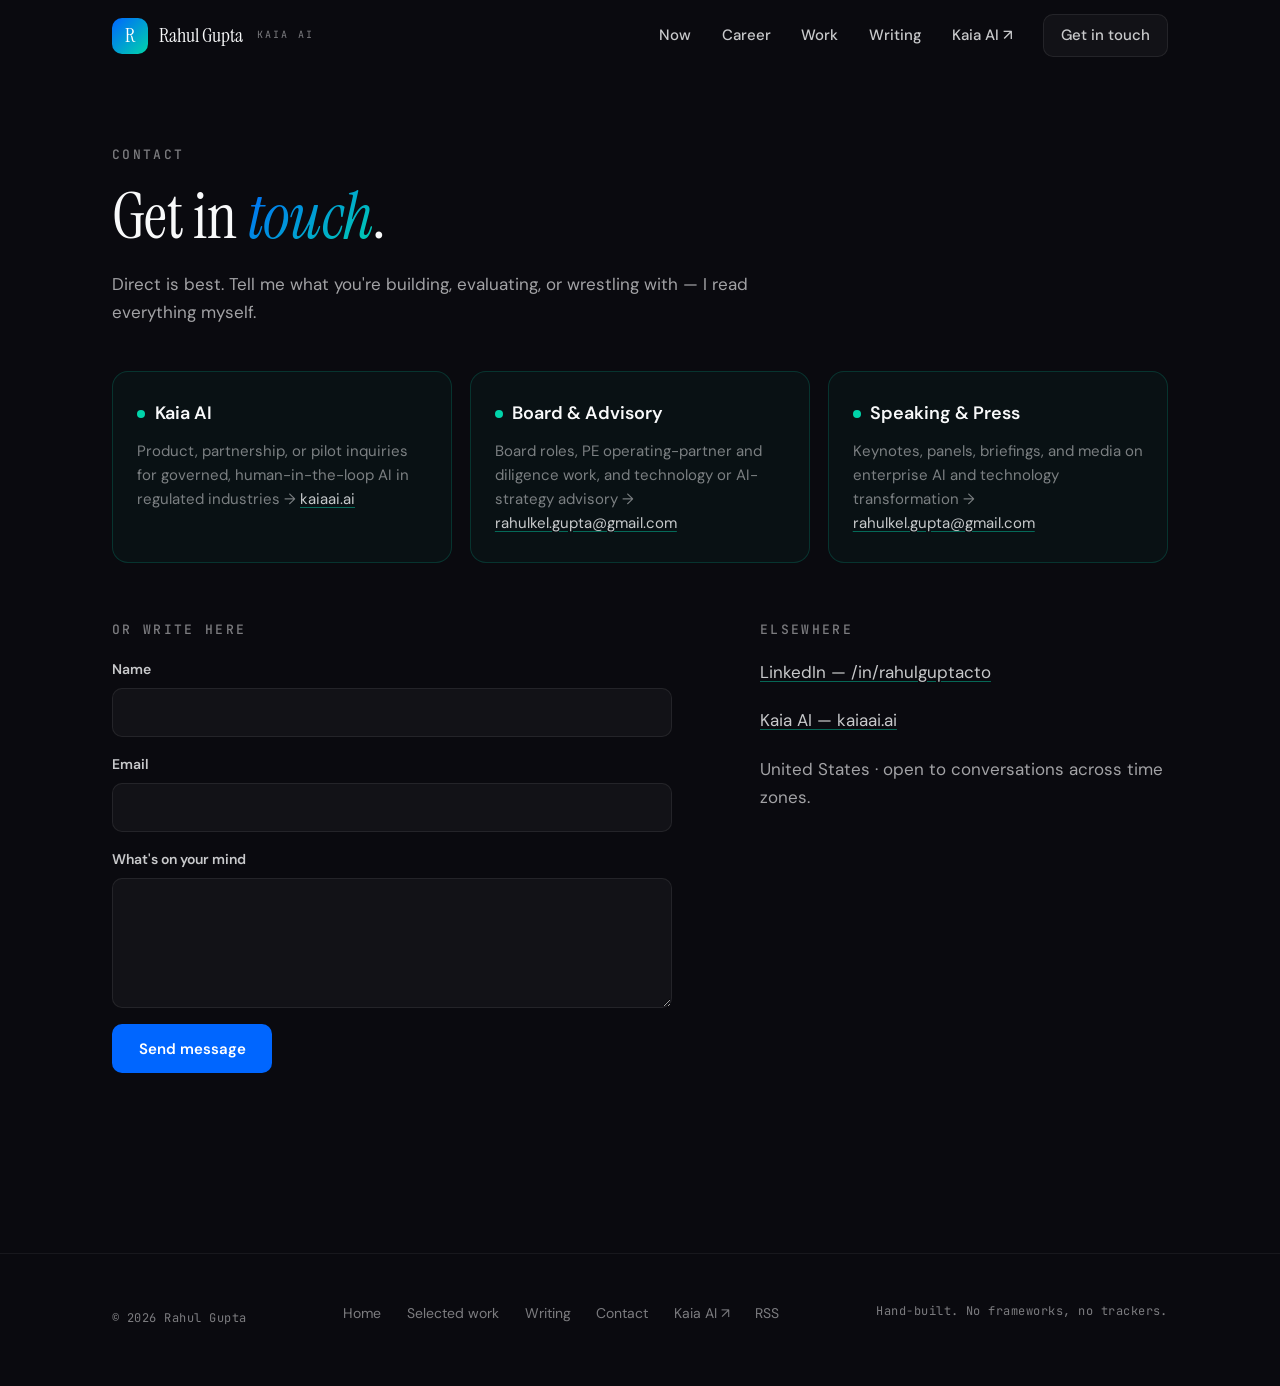
<file: contact.html>
<!DOCTYPE html>
<html lang="en">
<head>
  <meta charset="UTF-8" />
  <meta name="viewport" content="width=device-width, initial-scale=1.0" />
  <title>Contact — Rahul Gupta</title>
  <meta name="description" content="Get in touch with Rahul Gupta — Kaia AI inquiries, board and advisory work, speaking and press." />
  <link rel="canonical" href="https://rahulguptacto.com/contact.html" />
  <meta name="theme-color" content="#0a0a0f" />
  <meta property="og:type" content="website" />
  <meta property="og:title" content="Contact — Rahul Gupta" />
  <meta property="og:description" content="Get in touch with Rahul Gupta — Kaia AI inquiries, board and advisory work, speaking and press." />
  <meta property="og:url" content="https://rahulguptacto.com/contact.html" />
  <meta property="og:image" content="https://rahulguptacto.com/assets/og.png" />
  <meta name="twitter:card" content="summary_large_image" />
  <link rel="icon" href="./favicon.ico" sizes="any" />
  <link rel="icon" type="image/png" sizes="32x32" href="./favicon-32x32.png" />
  <link rel="apple-touch-icon" href="./apple-touch-icon.png" />
  <link rel="manifest" href="./site.webmanifest" />
  <link rel="alternate" type="application/rss+xml" title="Rahul Gupta — Writing" href="./feed.xml" />
  <link rel="preconnect" href="https://fonts.googleapis.com" />
  <link rel="preconnect" href="https://fonts.gstatic.com" crossorigin />
  <link href="https://fonts.googleapis.com/css2?family=DM+Sans:opsz,wght@9..40,400;9..40,500;9..40,600;9..40,700&family=Instrument+Serif:ital@0;1&family=JetBrains+Mono:wght@400;500&display=swap" rel="stylesheet" />
  <link rel="stylesheet" href="./assets/style.css" />
</head>
<body>
  <a class="skip-link" href="#main">Skip to content</a>
  <div class="progress" aria-hidden="true"></div>

  <header class="site-header">
    <div class="wrap">
      <a class="brand" href="./index.html" aria-label="Rahul Gupta — home">
        <span class="brand-tile" aria-hidden="true">R</span>
        <span class="brand-name">Rahul Gupta</span>
        <span class="brand-suffix">Kaia&nbsp;AI</span>
      </a>
      <button class="menu-btn" aria-label="Menu" aria-expanded="false">
        <svg width="18" height="14" viewBox="0 0 18 14" fill="none" aria-hidden="true"><path d="M1 1h16M1 7h16M1 13h16" stroke="currentColor" stroke-width="1.6" stroke-linecap="round"/></svg>
      </button>
      <nav class="site-nav" aria-label="Primary">
        <a href="./index.html#kaia">Now</a>
        <a href="./index.html#career">Career</a>
        <a href="./projects.html">Work</a>
        <a href="./blog.html">Writing</a>
        <a href="https://kaiaai.ai" target="_blank" rel="noopener">Kaia AI ↗</a>
        <a class="nav-cta" href="./contact.html">Get in touch</a>
      </nav>
    </div>
  </header>

  <main id="main">
    <section class="page-head">
      <div class="wrap">
        <span class="kicker">Contact</span>
        <h1 class="display">Get in <em class="serif-i grad-text">touch</em>.</h1>
        <p class="lede">Direct is best. Tell me what you're building, evaluating, or wrestling with — I read everything myself.</p>
      </div>
    </section>

    <section class="section" style="padding-top:0">
      <div class="wrap">
        <div class="lane-grid" style="margin-bottom:3.5rem">
          <div class="lane">
            <h3>Kaia AI</h3>
            <p>Product, partnership, or pilot inquiries for governed, human-in-the-loop AI in regulated industries → <a href="https://kaiaai.ai" target="_blank" rel="noopener">kaiaai.ai</a></p>
          </div>
          <div class="lane">
            <h3>Board &amp; Advisory</h3>
            <p>Board roles, PE operating-partner and diligence work, and technology or AI-strategy advisory → <a href="mailto:rahulkel.gupta@gmail.com">rahulkel.gupta@gmail.com</a></p>
          </div>
          <div class="lane">
            <h3>Speaking &amp; Press</h3>
            <p>Keynotes, panels, briefings, and media on enterprise AI and technology transformation → <a href="mailto:rahulkel.gupta@gmail.com">rahulkel.gupta@gmail.com</a></p>
          </div>
        </div>

        <div class="now-grid">
          <div>
            <span class="kicker">Or write here</span>
            <form class="form" action="https://formspree.io/f/mldrrlad" method="POST">
              <label>Name
                <input type="text" name="name" required autocomplete="name" />
              </label>
              <label>Email
                <input type="email" name="_replyto" required autocomplete="email" />
              </label>
              <label>What's on your mind
                <textarea name="message" required></textarea>
              </label>
              <div>
                <button class="btn btn-primary" type="submit">Send message</button>
              </div>
            </form>
          </div>
          <div class="prose">
            <span class="kicker">Elsewhere</span>
            <p><a href="https://www.linkedin.com/in/rahulguptacto/" target="_blank" rel="noopener">LinkedIn — /in/rahulguptacto</a></p>
            <p><a href="https://kaiaai.ai" target="_blank" rel="noopener">Kaia AI — kaiaai.ai</a></p>
            <p>United States · open to conversations across time zones.</p>
          </div>
        </div>
      </div>
    </section>
  </main>

  <footer class="site-footer">
    <div class="wrap">
      <div>
        <span class="footer-note">© <span id="yr">2026</span> Rahul Gupta</span>
      </div>
      <nav class="footer-links" aria-label="Footer">
        <a href="./index.html">Home</a>
        <a href="./projects.html">Selected work</a>
        <a href="./blog.html">Writing</a>
        <a href="./contact.html">Contact</a>
        <a href="https://kaiaai.ai" target="_blank" rel="noopener">Kaia AI ↗</a>
        <a href="./feed.xml">RSS</a>
      </nav>
      <span class="footer-note">Hand-built. No frameworks, no trackers.</span>
    </div>
  </footer>

  <script src="./assets/main.js" defer></script>
</body>
</html>
</file>
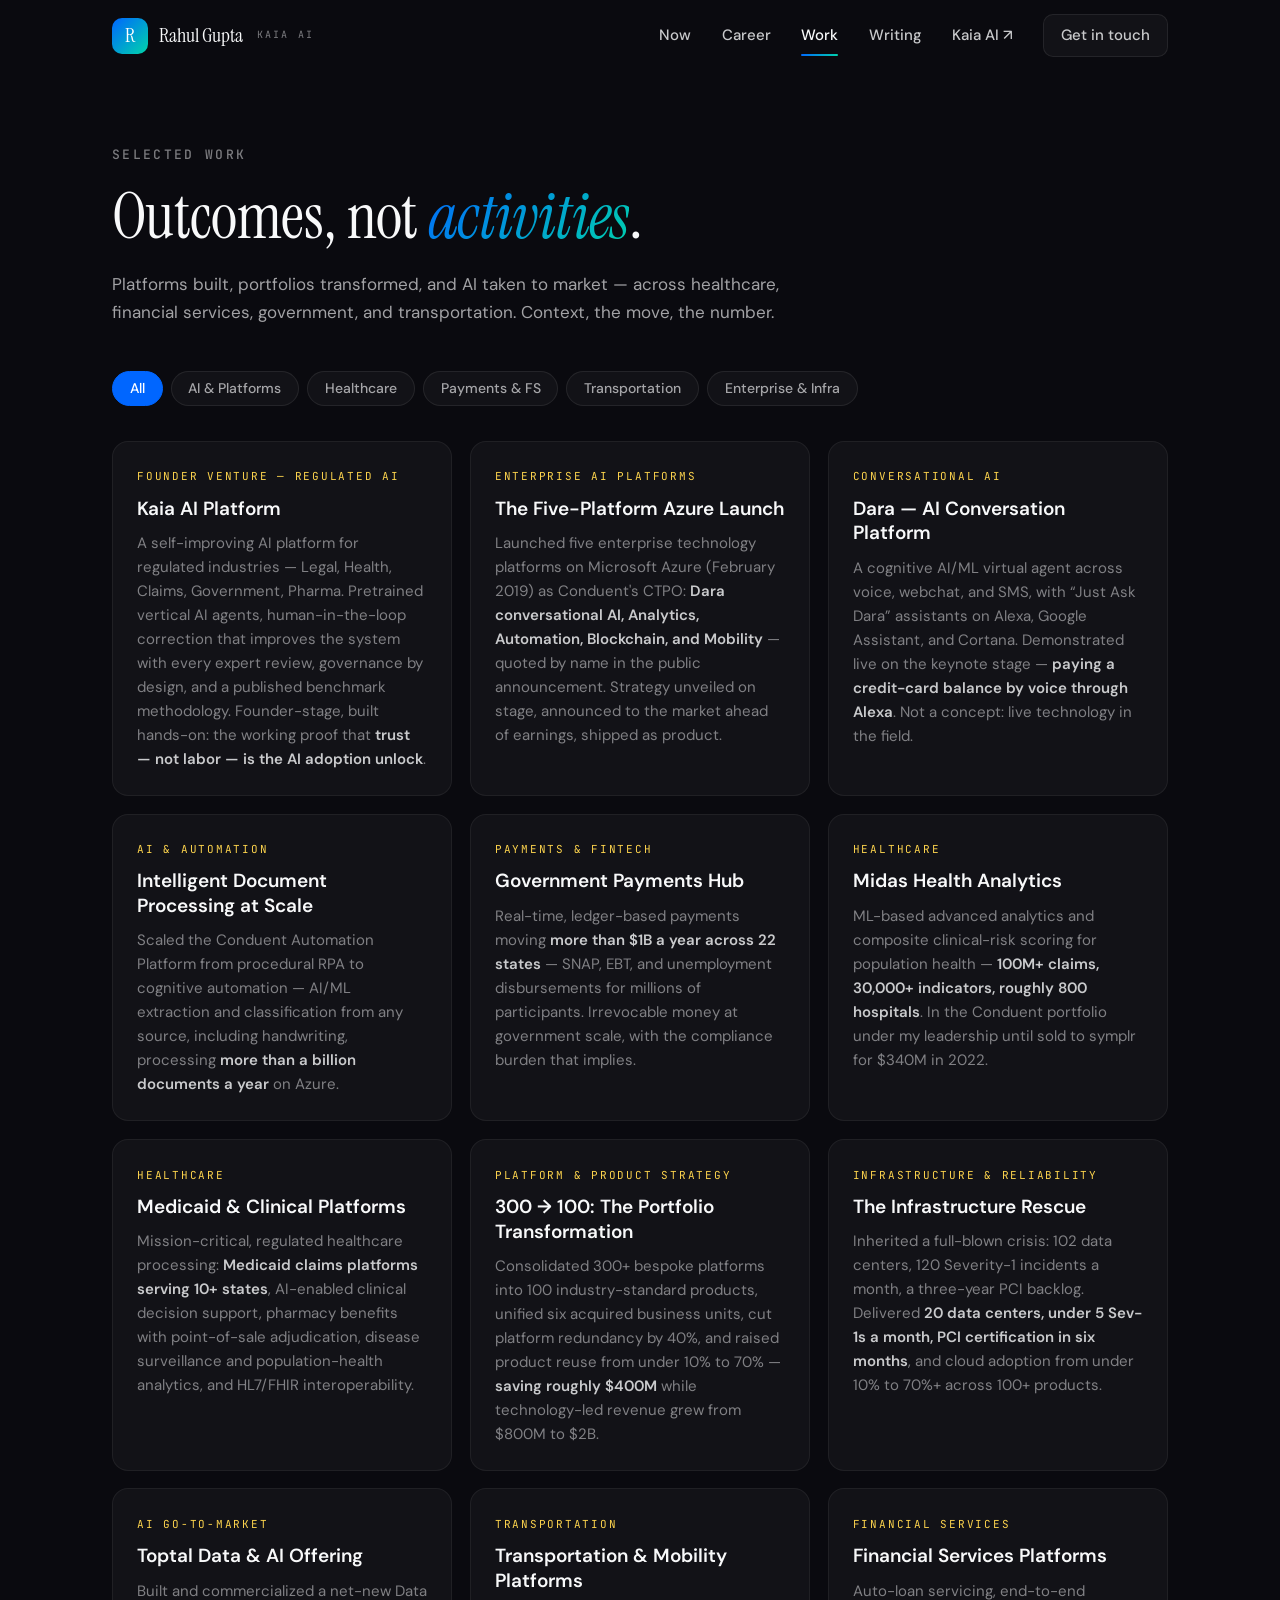
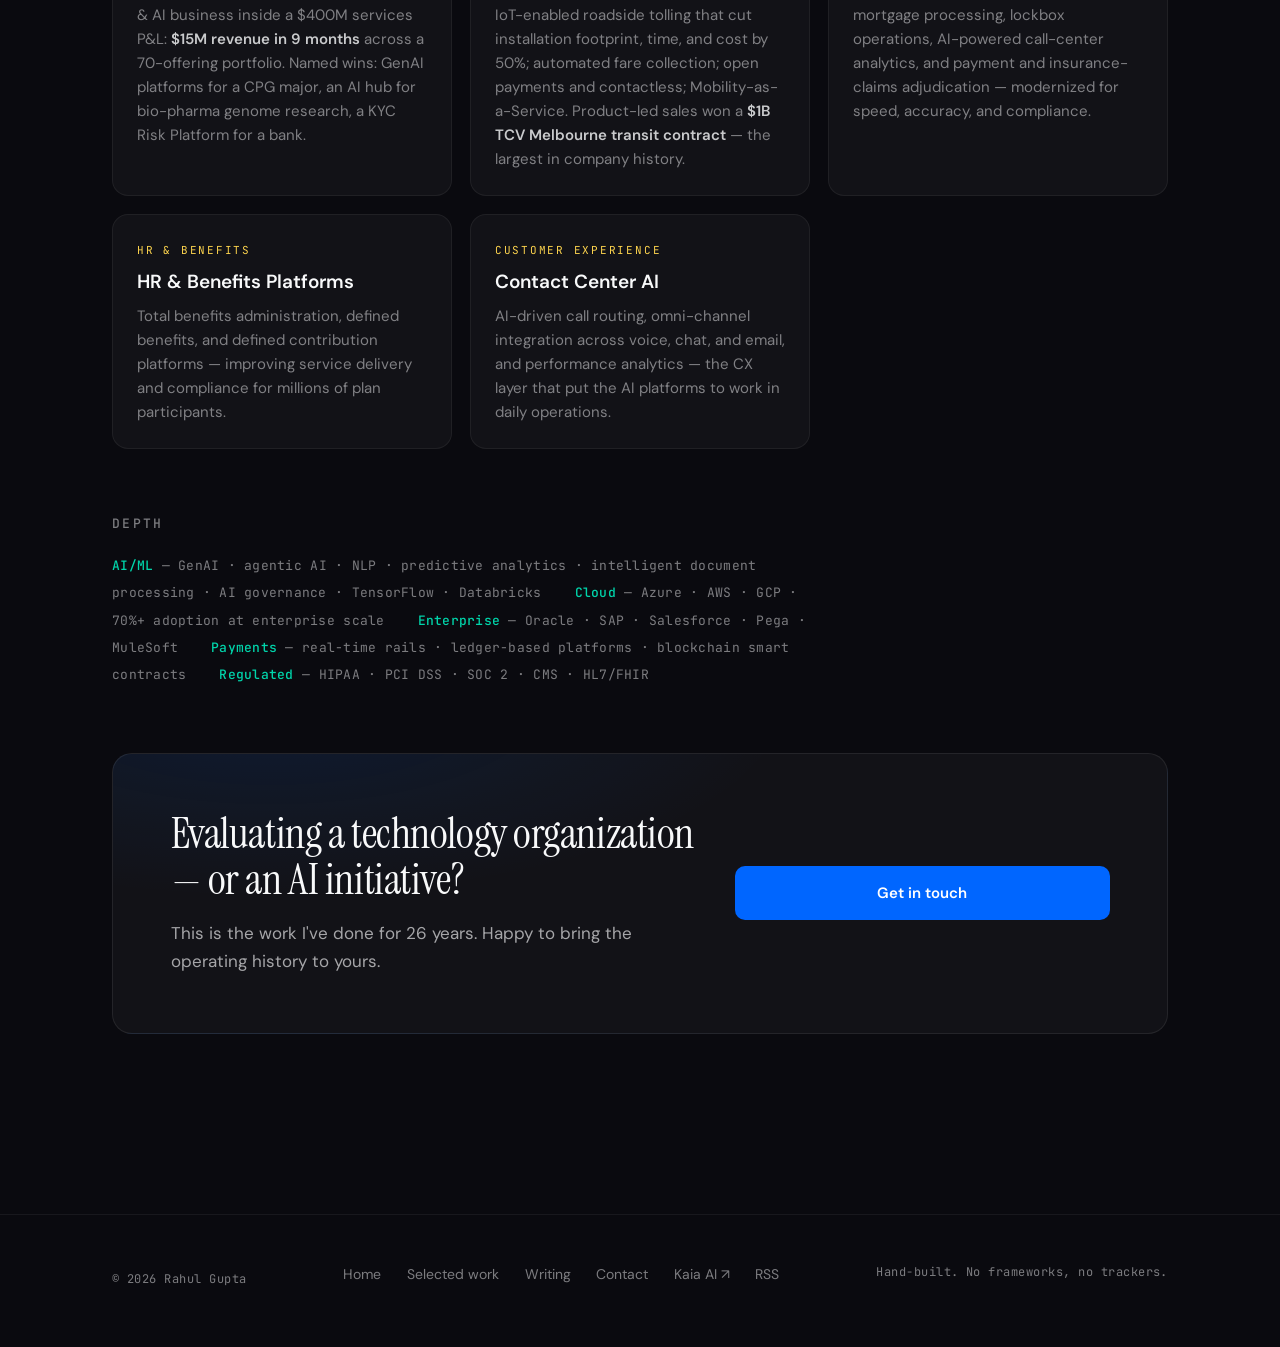
<file: projects.html>
<!DOCTYPE html>
<html lang="en">
<head>
  <meta charset="UTF-8" />
  <meta name="viewport" content="width=device-width, initial-scale=1.0" />
  <title>Selected Work — Rahul Gupta</title>
  <meta name="description" content="Platforms built, portfolios transformed, and AI taken to market — healthcare, financial services, government, transportation. The track record of Rahul Gupta, Founder & CEO of Kaia AI." />
  <link rel="canonical" href="https://rahulguptacto.com/projects.html" />
  <meta name="theme-color" content="#0a0a0f" />
  <meta property="og:type" content="website" />
  <meta property="og:title" content="Selected Work — Rahul Gupta" />
  <meta property="og:description" content="Platforms built, portfolios transformed, and AI taken to market — healthcare, financial services, government, transportation. The track record of Rahul Gupta, Founder & CEO of Kaia AI." />
  <meta property="og:url" content="https://rahulguptacto.com/projects.html" />
  <meta property="og:image" content="https://rahulguptacto.com/assets/og.png" />
  <meta name="twitter:card" content="summary_large_image" />
  <link rel="icon" href="./favicon.ico" sizes="any" />
  <link rel="icon" type="image/png" sizes="32x32" href="./favicon-32x32.png" />
  <link rel="apple-touch-icon" href="./apple-touch-icon.png" />
  <link rel="manifest" href="./site.webmanifest" />
  <link rel="alternate" type="application/rss+xml" title="Rahul Gupta — Writing" href="./feed.xml" />
  <link rel="preconnect" href="https://fonts.googleapis.com" />
  <link rel="preconnect" href="https://fonts.gstatic.com" crossorigin />
  <link href="https://fonts.googleapis.com/css2?family=DM+Sans:opsz,wght@9..40,400;9..40,500;9..40,600;9..40,700&family=Instrument+Serif:ital@0;1&family=JetBrains+Mono:wght@400;500&display=swap" rel="stylesheet" />
  <link rel="stylesheet" href="./assets/style.css" />
</head>
<body>
  <a class="skip-link" href="#main">Skip to content</a>
  <div class="progress" aria-hidden="true"></div>

  <header class="site-header">
    <div class="wrap">
      <a class="brand" href="./index.html" aria-label="Rahul Gupta — home">
        <span class="brand-tile" aria-hidden="true">R</span>
        <span class="brand-name">Rahul Gupta</span>
        <span class="brand-suffix">Kaia&nbsp;AI</span>
      </a>
      <button class="menu-btn" aria-label="Menu" aria-expanded="false">
        <svg width="18" height="14" viewBox="0 0 18 14" fill="none" aria-hidden="true"><path d="M1 1h16M1 7h16M1 13h16" stroke="currentColor" stroke-width="1.6" stroke-linecap="round"/></svg>
      </button>
      <nav class="site-nav" aria-label="Primary">
        <a href="./index.html#kaia">Now</a>
        <a href="./index.html#career">Career</a>
        <a href="./projects.html" aria-current="true">Work</a>
        <a href="./blog.html">Writing</a>
        <a href="https://kaiaai.ai" target="_blank" rel="noopener">Kaia AI ↗</a>
        <a class="nav-cta" href="./contact.html">Get in touch</a>
      </nav>
    </div>
  </header>

  <main id="main">
    <section class="page-head">
      <div class="wrap">
        <span class="kicker">Selected work</span>
        <h1 class="display">Outcomes, not <em class="serif-i grad-text">activities</em>.</h1>
        <p class="lede">Platforms built, portfolios transformed, and AI taken to market — across healthcare, financial services, government, and transportation. Context, the move, the number.</p>
      </div>
    </section>

    <section class="section" style="padding-top:0">
      <div class="wrap">
        <div class="filters" role="group" aria-label="Filter work by domain">
          <button class="filter-btn" data-filter="all" aria-pressed="true">All</button>
          <button class="filter-btn" data-filter="ai" aria-pressed="false">AI &amp; Platforms</button>
          <button class="filter-btn" data-filter="health" aria-pressed="false">Healthcare</button>
          <button class="filter-btn" data-filter="fs" aria-pressed="false">Payments &amp; FS</button>
          <button class="filter-btn" data-filter="transport" aria-pressed="false">Transportation</button>
          <button class="filter-btn" data-filter="enterprise" aria-pressed="false">Enterprise &amp; Infra</button>
        </div>
        <div class="card-grid">
          <article class="card" data-domain="ai">
            <span class="card-cat">Founder Venture — Regulated AI</span>
            <h3>Kaia AI Platform</h3>
            <p>A self-improving AI platform for regulated industries — Legal, Health, Claims, Government, Pharma. Pretrained vertical AI agents, human-in-the-loop correction that improves the system with every expert review, governance by design, and a published benchmark methodology. Founder-stage, built hands-on: the working proof that <strong>trust — not labor — is the AI adoption unlock</strong>.</p>
          </article>
          <article class="card" data-domain="ai">
            <span class="card-cat">Enterprise AI Platforms</span>
            <h3>The Five-Platform Azure Launch</h3>
            <p>Launched five enterprise technology platforms on Microsoft Azure (February 2019) as Conduent's CTPO: <strong>Dara conversational AI, Analytics, Automation, Blockchain, and Mobility</strong> — quoted by name in the public announcement. Strategy unveiled on stage, announced to the market ahead of earnings, shipped as product.</p>
          </article>
          <article class="card" data-domain="ai">
            <span class="card-cat">Conversational AI</span>
            <h3>Dara — AI Conversation Platform</h3>
            <p>A cognitive AI/ML virtual agent across voice, webchat, and SMS, with “Just Ask Dara” assistants on Alexa, Google Assistant, and Cortana. Demonstrated live on the keynote stage — <strong>paying a credit-card balance by voice through Alexa</strong>. Not a concept: live technology in the field.</p>
          </article>
          <article class="card" data-domain="ai">
            <span class="card-cat">AI &amp; Automation</span>
            <h3>Intelligent Document Processing at Scale</h3>
            <p>Scaled the Conduent Automation Platform from procedural RPA to cognitive automation — AI/ML extraction and classification from any source, including handwriting, processing <strong>more than a billion documents a year</strong> on Azure.</p>
          </article>
          <article class="card" data-domain="fs">
            <span class="card-cat">Payments &amp; FinTech</span>
            <h3>Government Payments Hub</h3>
            <p>Real-time, ledger-based payments moving <strong>more than $1B a year across 22 states</strong> — SNAP, EBT, and unemployment disbursements for millions of participants. Irrevocable money at government scale, with the compliance burden that implies.</p>
          </article>
          <article class="card" data-domain="health">
            <span class="card-cat">Healthcare</span>
            <h3>Midas Health Analytics</h3>
            <p>ML-based advanced analytics and composite clinical-risk scoring for population health — <strong>100M+ claims, 30,000+ indicators, roughly 800 hospitals</strong>. In the Conduent portfolio under my leadership until sold to symplr for $340M in 2022.</p>
          </article>
          <article class="card" data-domain="health">
            <span class="card-cat">Healthcare</span>
            <h3>Medicaid &amp; Clinical Platforms</h3>
            <p>Mission-critical, regulated healthcare processing: <strong>Medicaid claims platforms serving 10+ states</strong>, AI-enabled clinical decision support, pharmacy benefits with point-of-sale adjudication, disease surveillance and population-health analytics, and HL7/FHIR interoperability.</p>
          </article>
          <article class="card" data-domain="enterprise">
            <span class="card-cat">Platform &amp; Product Strategy</span>
            <h3>300 → 100: The Portfolio Transformation</h3>
            <p>Consolidated 300+ bespoke platforms into 100 industry-standard products, unified six acquired business units, cut platform redundancy by 40%, and raised product reuse from under 10% to 70% — <strong>saving roughly $400M</strong> while technology-led revenue grew from $800M to $2B.</p>
          </article>
          <article class="card" data-domain="enterprise">
            <span class="card-cat">Infrastructure &amp; Reliability</span>
            <h3>The Infrastructure Rescue</h3>
            <p>Inherited a full-blown crisis: 102 data centers, 120 Severity-1 incidents a month, a three-year PCI backlog. Delivered <strong>20 data centers, under 5 Sev-1s a month, PCI certification in six months</strong>, and cloud adoption from under 10% to 70%+ across 100+ products.</p>
          </article>
          <article class="card" data-domain="ai">
            <span class="card-cat">AI Go-to-Market</span>
            <h3>Toptal Data &amp; AI Offering</h3>
            <p>Built and commercialized a net-new Data &amp; AI business inside a $400M services P&amp;L: <strong>$15M revenue in 9 months</strong> across a 70-offering portfolio. Named wins: GenAI platforms for a CPG major, an AI hub for bio-pharma genome research, a KYC Risk Platform for a bank.</p>
          </article>
          <article class="card" data-domain="transport">
            <span class="card-cat">Transportation</span>
            <h3>Transportation &amp; Mobility Platforms</h3>
            <p>IoT-enabled roadside tolling that cut installation footprint, time, and cost by 50%; automated fare collection; open payments and contactless; Mobility-as-a-Service. Product-led sales won a <strong>$1B TCV Melbourne transit contract</strong> — the largest in company history.</p>
          </article>
          <article class="card" data-domain="fs">
            <span class="card-cat">Financial Services</span>
            <h3>Financial Services Platforms</h3>
            <p>Auto-loan servicing, end-to-end mortgage processing, lockbox operations, AI-powered call-center analytics, and payment and insurance-claims adjudication — modernized for speed, accuracy, and compliance.</p>
          </article>
          <article class="card" data-domain="enterprise">
            <span class="card-cat">HR &amp; Benefits</span>
            <h3>HR &amp; Benefits Platforms</h3>
            <p>Total benefits administration, defined benefits, and defined contribution platforms — improving service delivery and compliance for millions of plan participants.</p>
          </article>
          <article class="card" data-domain="ai">
            <span class="card-cat">Customer Experience</span>
            <h3>Contact Center AI</h3>
            <p>AI-driven call routing, omni-channel integration across voice, chat, and email, and performance analytics — the CX layer that put the AI platforms to work in daily operations.</p>
          </article>
        </div>

        <div style="margin-top:4rem">
          <span class="kicker">Depth</span>
          <p class="tech-strip">
            <strong>AI/ML</strong> — GenAI · agentic AI · NLP · predictive analytics · intelligent document processing · AI governance · TensorFlow · Databricks &nbsp;&nbsp;
            <strong>Cloud</strong> — Azure · AWS · GCP · 70%+ adoption at enterprise scale &nbsp;&nbsp;
            <strong>Enterprise</strong> — Oracle · SAP · Salesforce · Pega · MuleSoft &nbsp;&nbsp;
            <strong>Payments</strong> — real-time rails · ledger-based platforms · blockchain smart contracts &nbsp;&nbsp;
            <strong>Regulated</strong> — HIPAA · PCI DSS · SOC 2 · CMS · HL7/FHIR
          </p>
        </div>

        <div class="contact-box" style="margin-top:4rem">
          <div>
            <h2 class="display">Evaluating a technology organization — or an AI initiative?</h2>
            <p class="lede">This is the work I've done for 26 years. Happy to bring the operating history to yours.</p>
          </div>
          <div class="contact-actions">
            <a class="btn btn-primary" href="./contact.html" data-magnetic>Get in touch</a>
          </div>
        </div>
      </div>
    </section>
  </main>

  <footer class="site-footer">
    <div class="wrap">
      <div>
        <span class="footer-note">© <span id="yr">2026</span> Rahul Gupta</span>
      </div>
      <nav class="footer-links" aria-label="Footer">
        <a href="./index.html">Home</a>
        <a href="./projects.html">Selected work</a>
        <a href="./blog.html">Writing</a>
        <a href="./contact.html">Contact</a>
        <a href="https://kaiaai.ai" target="_blank" rel="noopener">Kaia AI ↗</a>
        <a href="./feed.xml">RSS</a>
      </nav>
      <span class="footer-note">Hand-built. No frameworks, no trackers.</span>
    </div>
  </footer>

  <script src="./assets/main.js" defer></script>
</body>
</html>
</file>
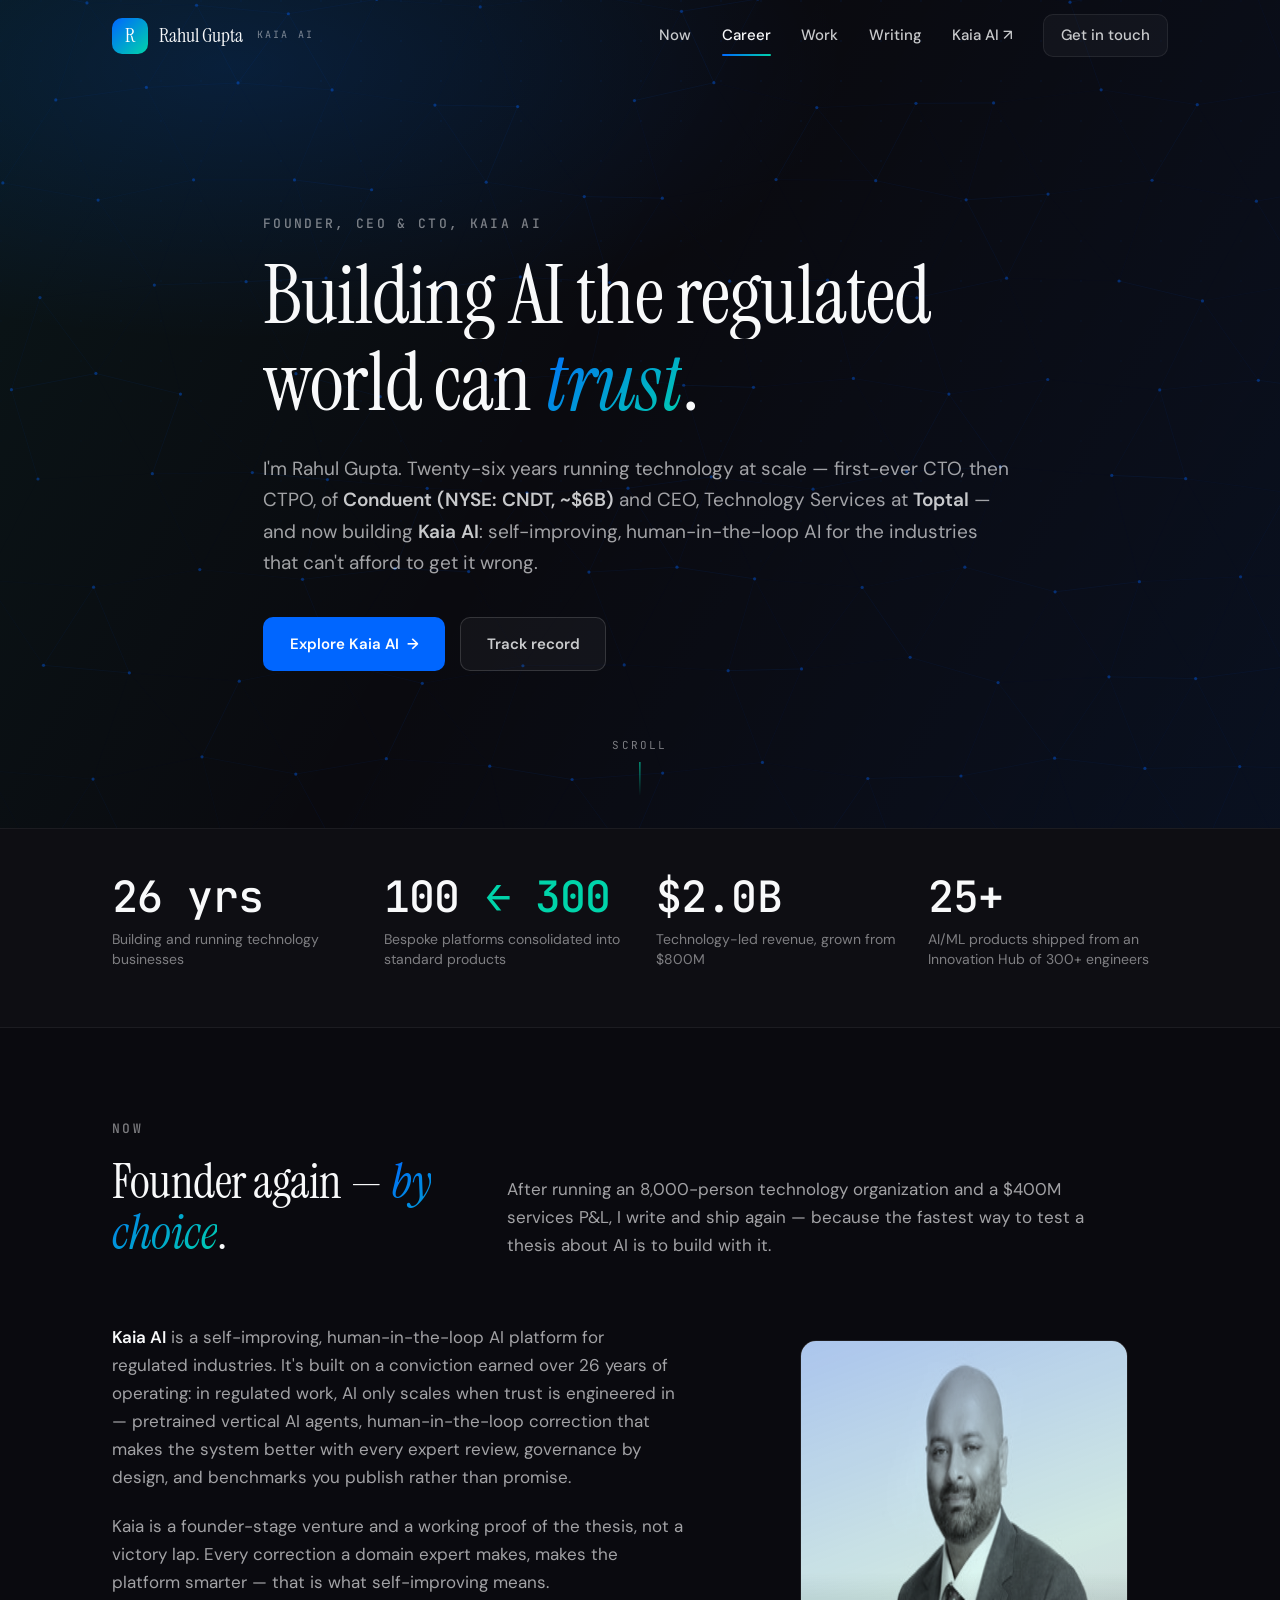
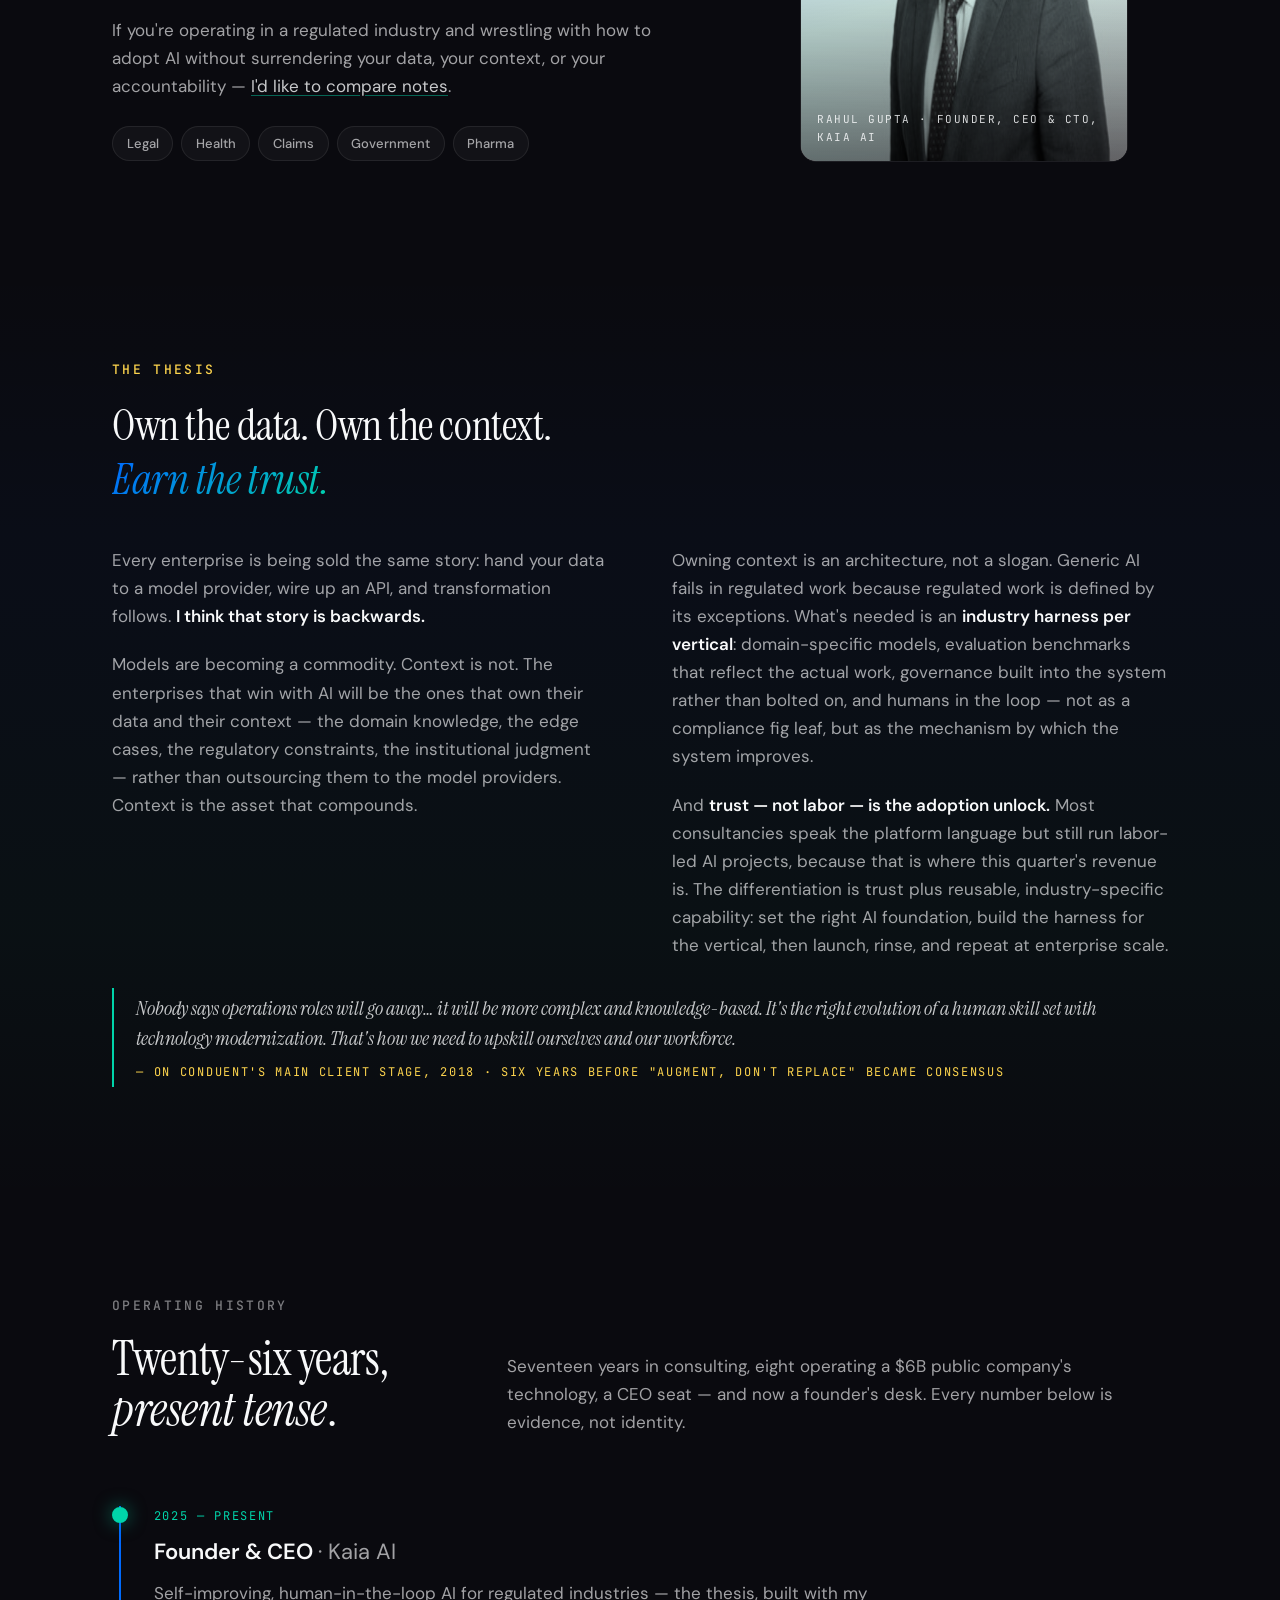
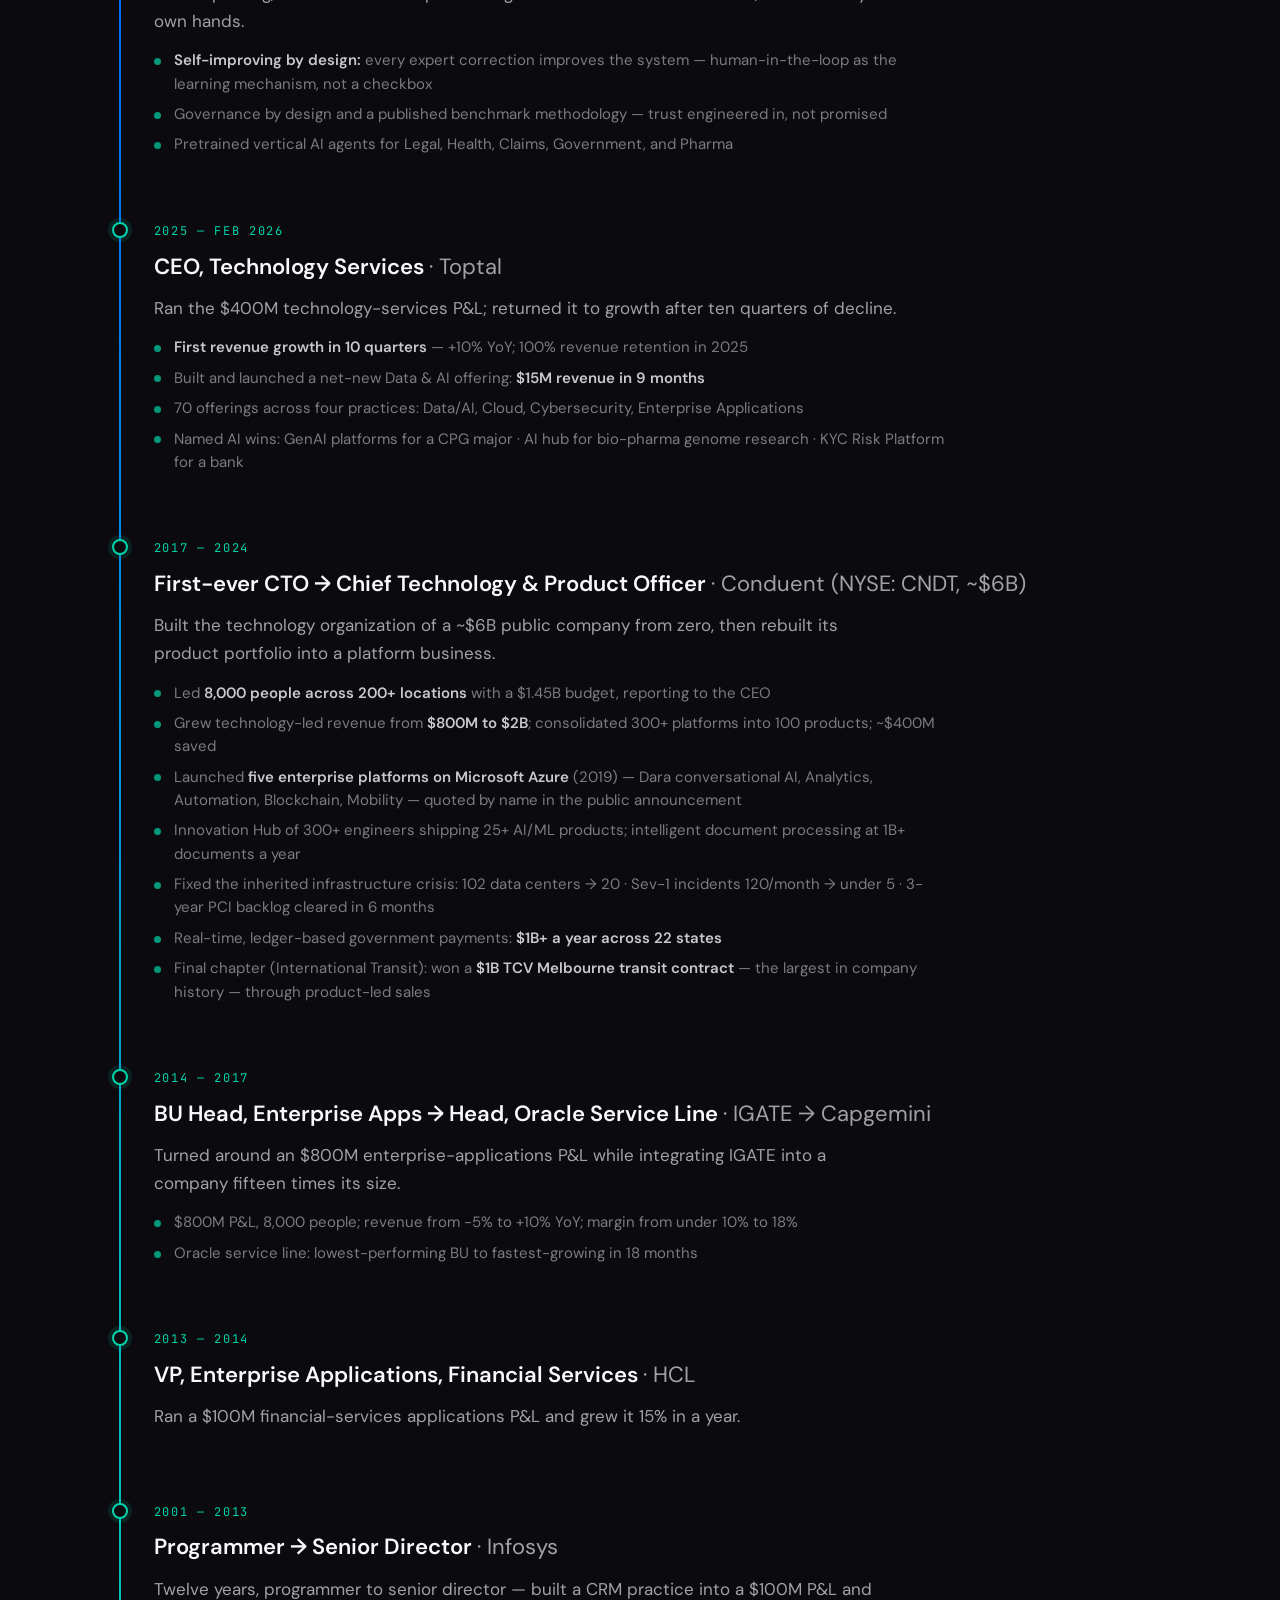
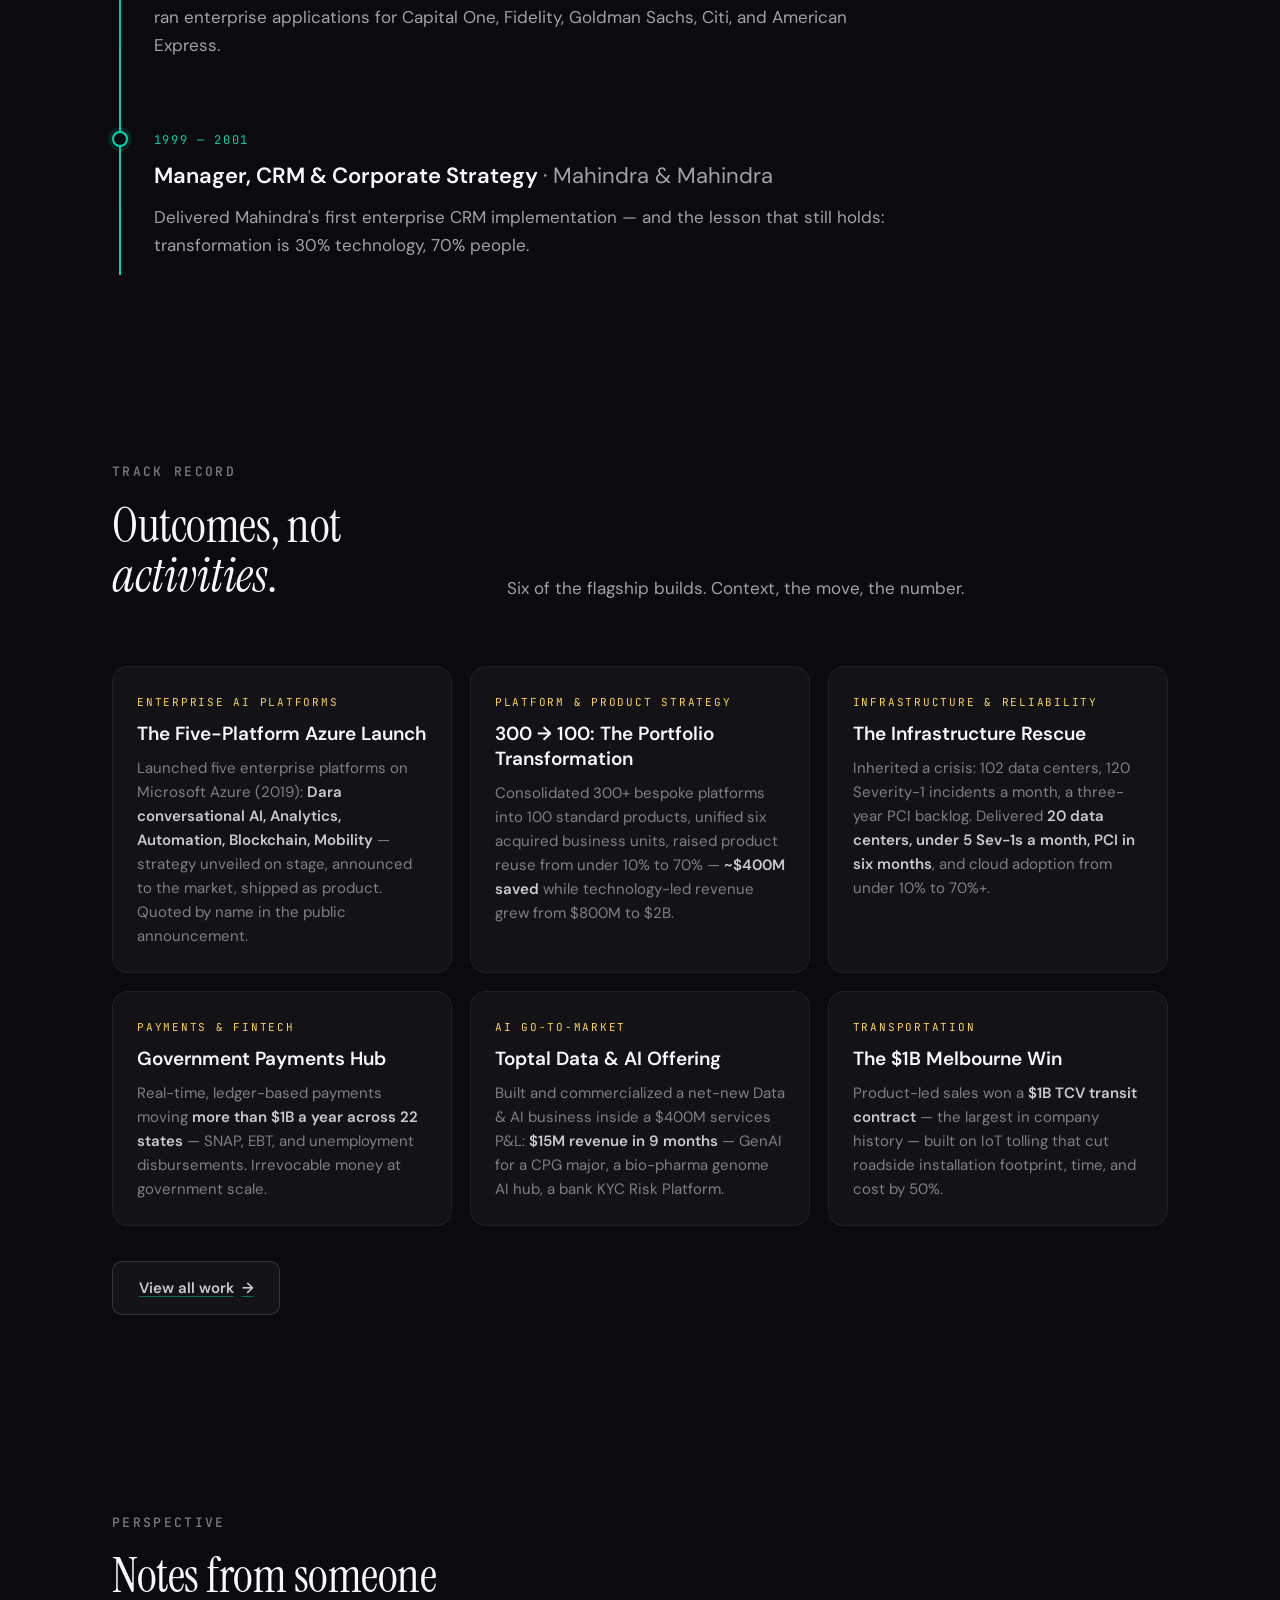
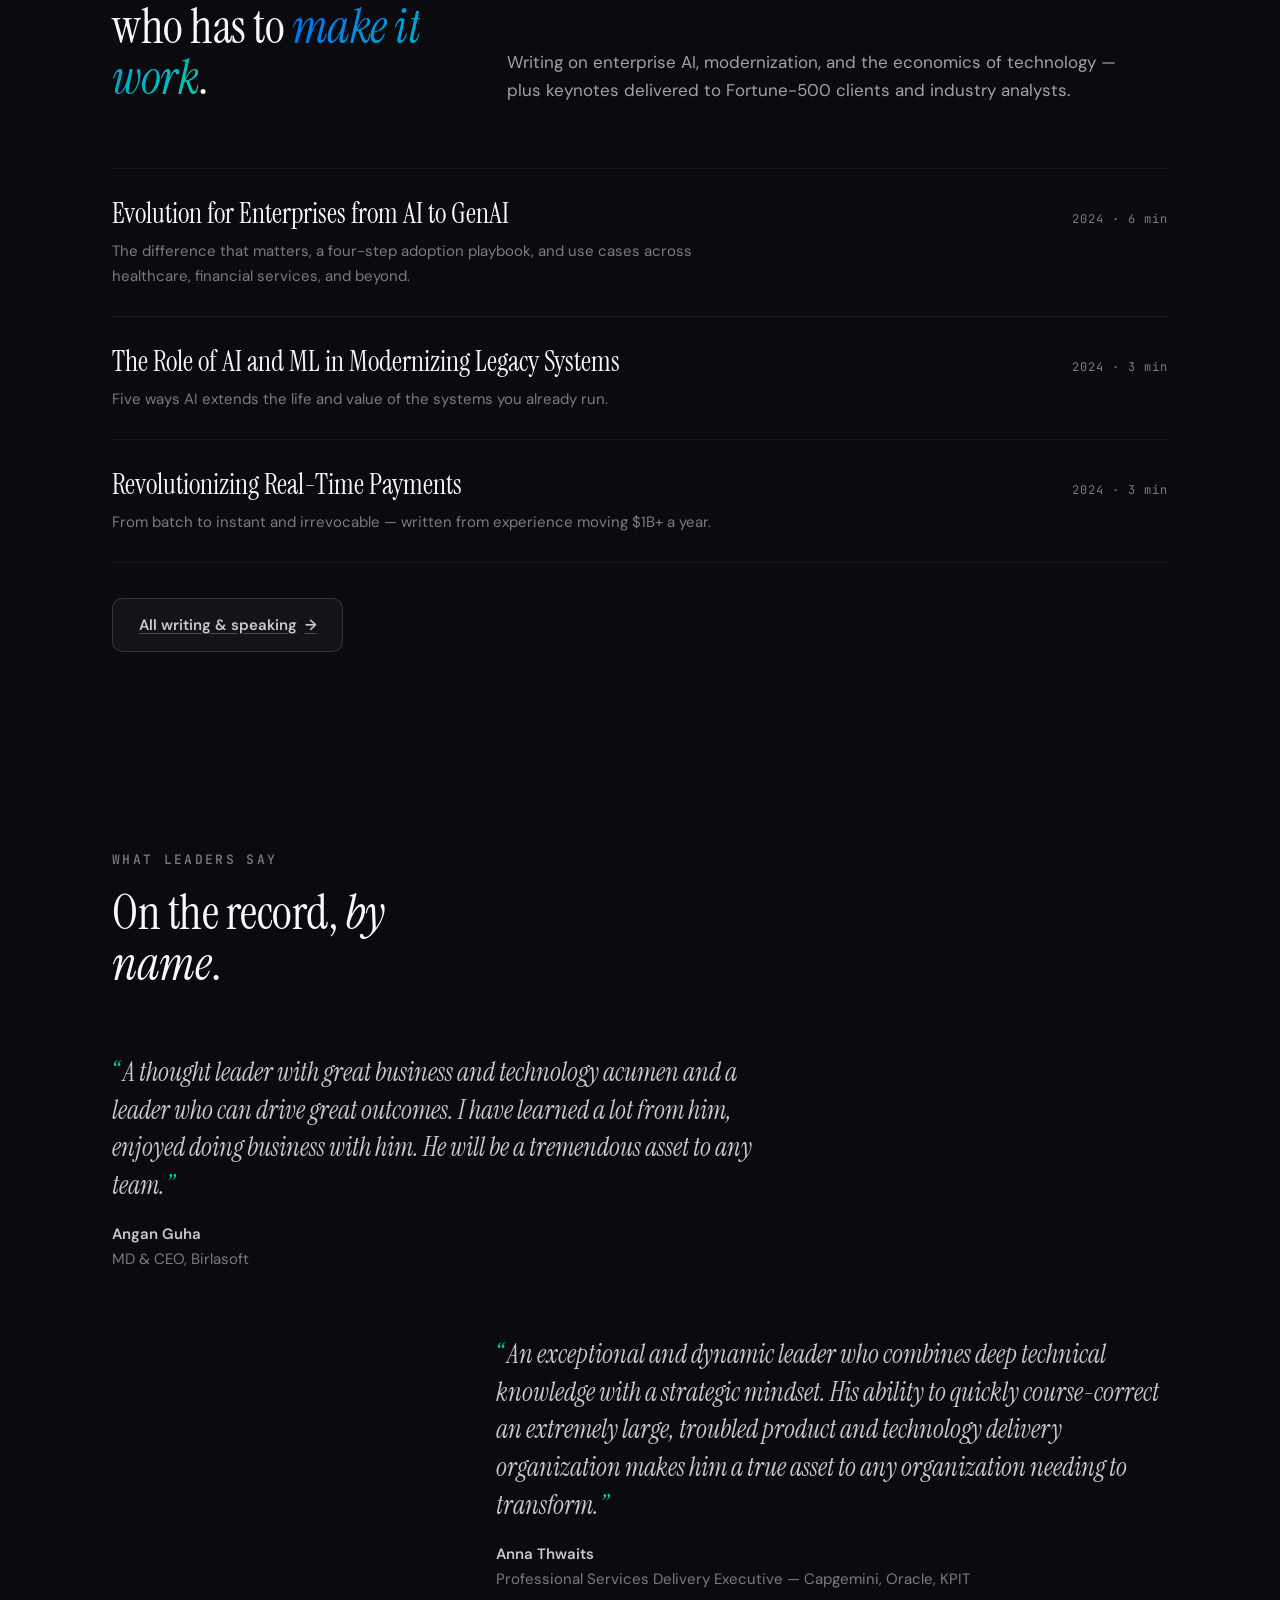
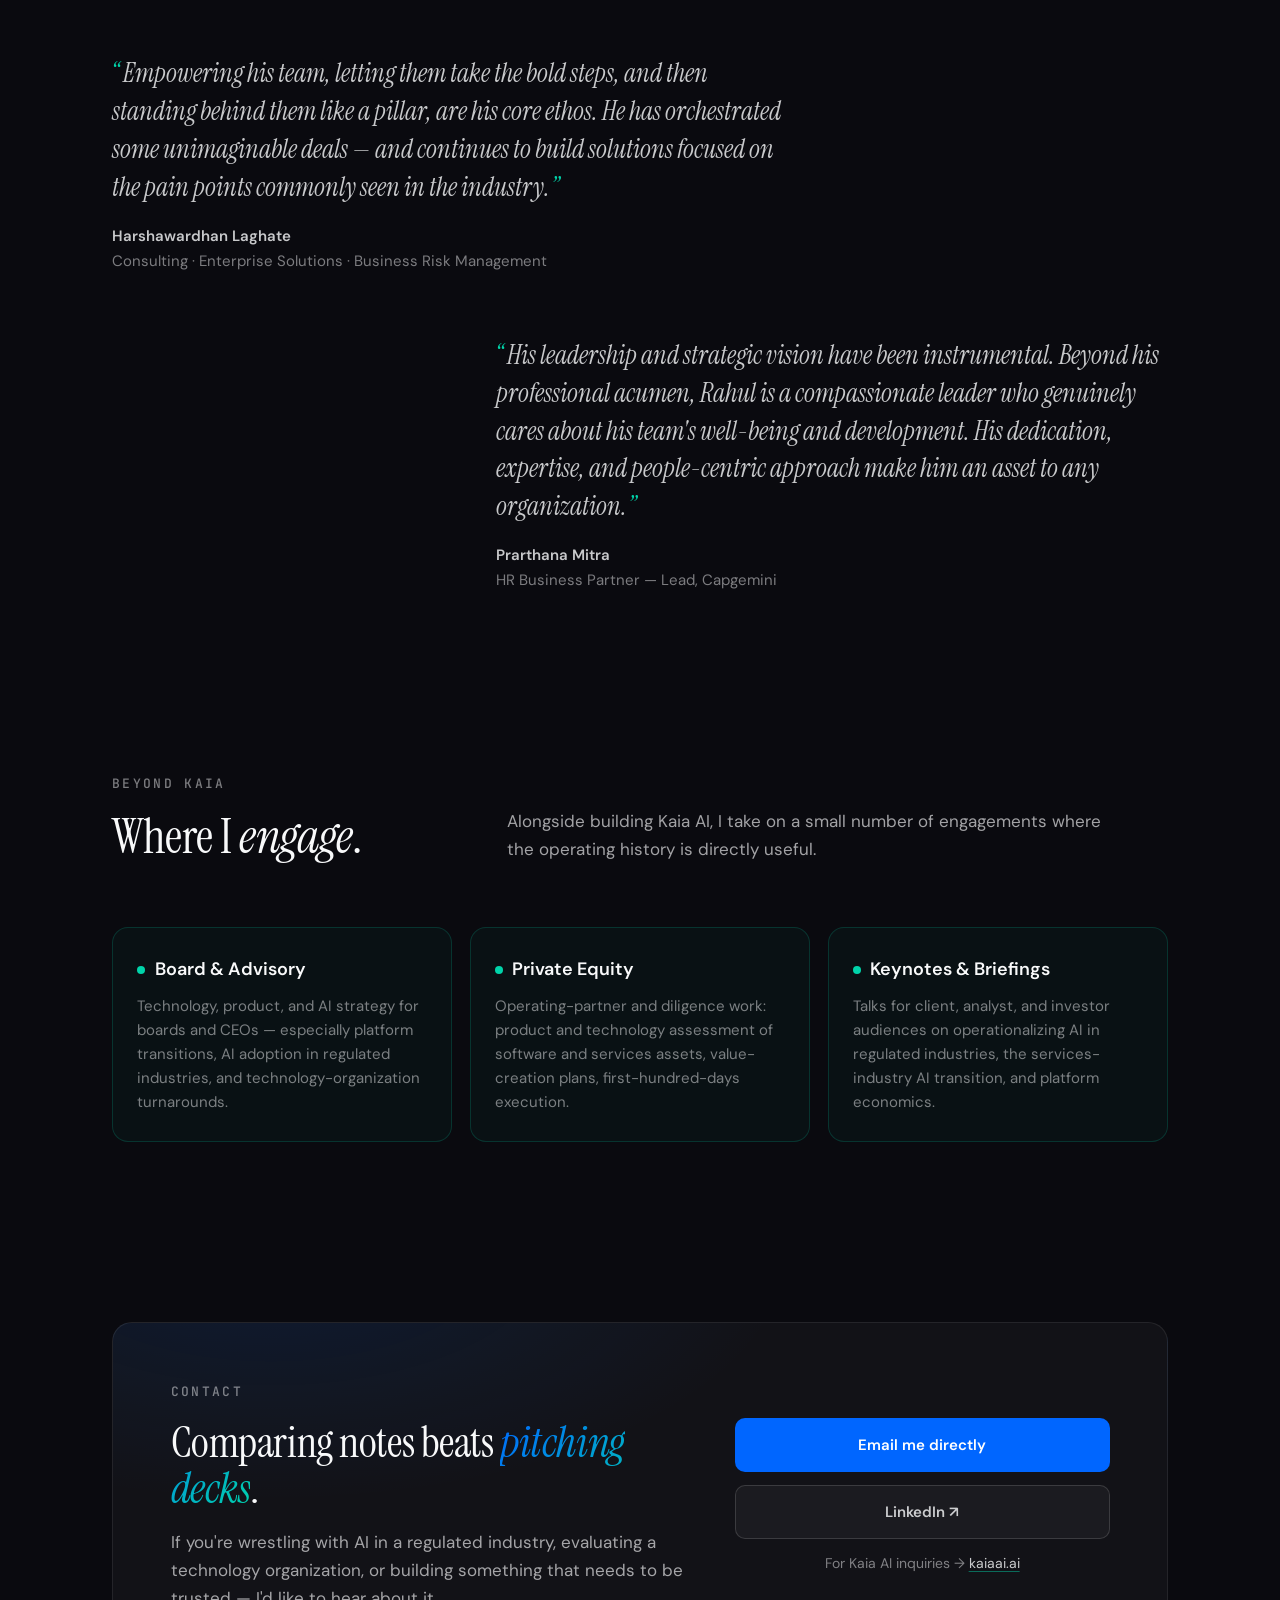
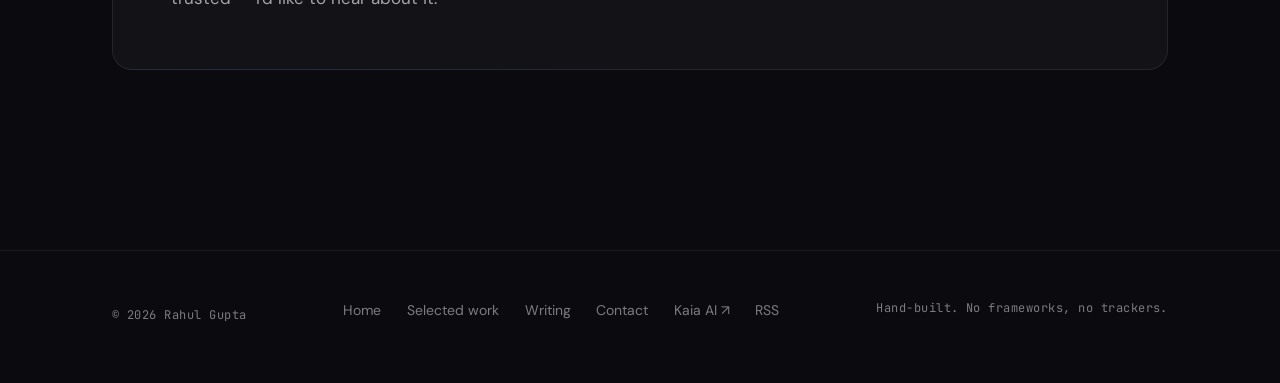
<file: services.html>
<!DOCTYPE html>
<html lang="en">
<head>
  <meta charset="UTF-8" />
  <meta name="viewport" content="width=device-width, initial-scale=1.0" />
  <title>Moved — Rahul Gupta</title>
  <meta http-equiv="refresh" content="0; url=./index.html#advisory" />
  <link rel="canonical" href="https://rahulguptacto.com/index.html" />
  <meta name="robots" content="noindex" />
  <meta name="theme-color" content="#0a0a0f" />
  <style>body{background:#0a0a0f;color:#f8f9fa;font-family:system-ui,sans-serif;display:grid;place-items:center;min-height:100vh;margin:0}a{color:#00d4aa}</style>
  <script>location.replace("./index.html#advisory");</script>
</head>
<body>
  <p>This content moved — <a href="./index.html#advisory">view advisory &amp; board work</a>.</p>
</body>
</html>
</file>
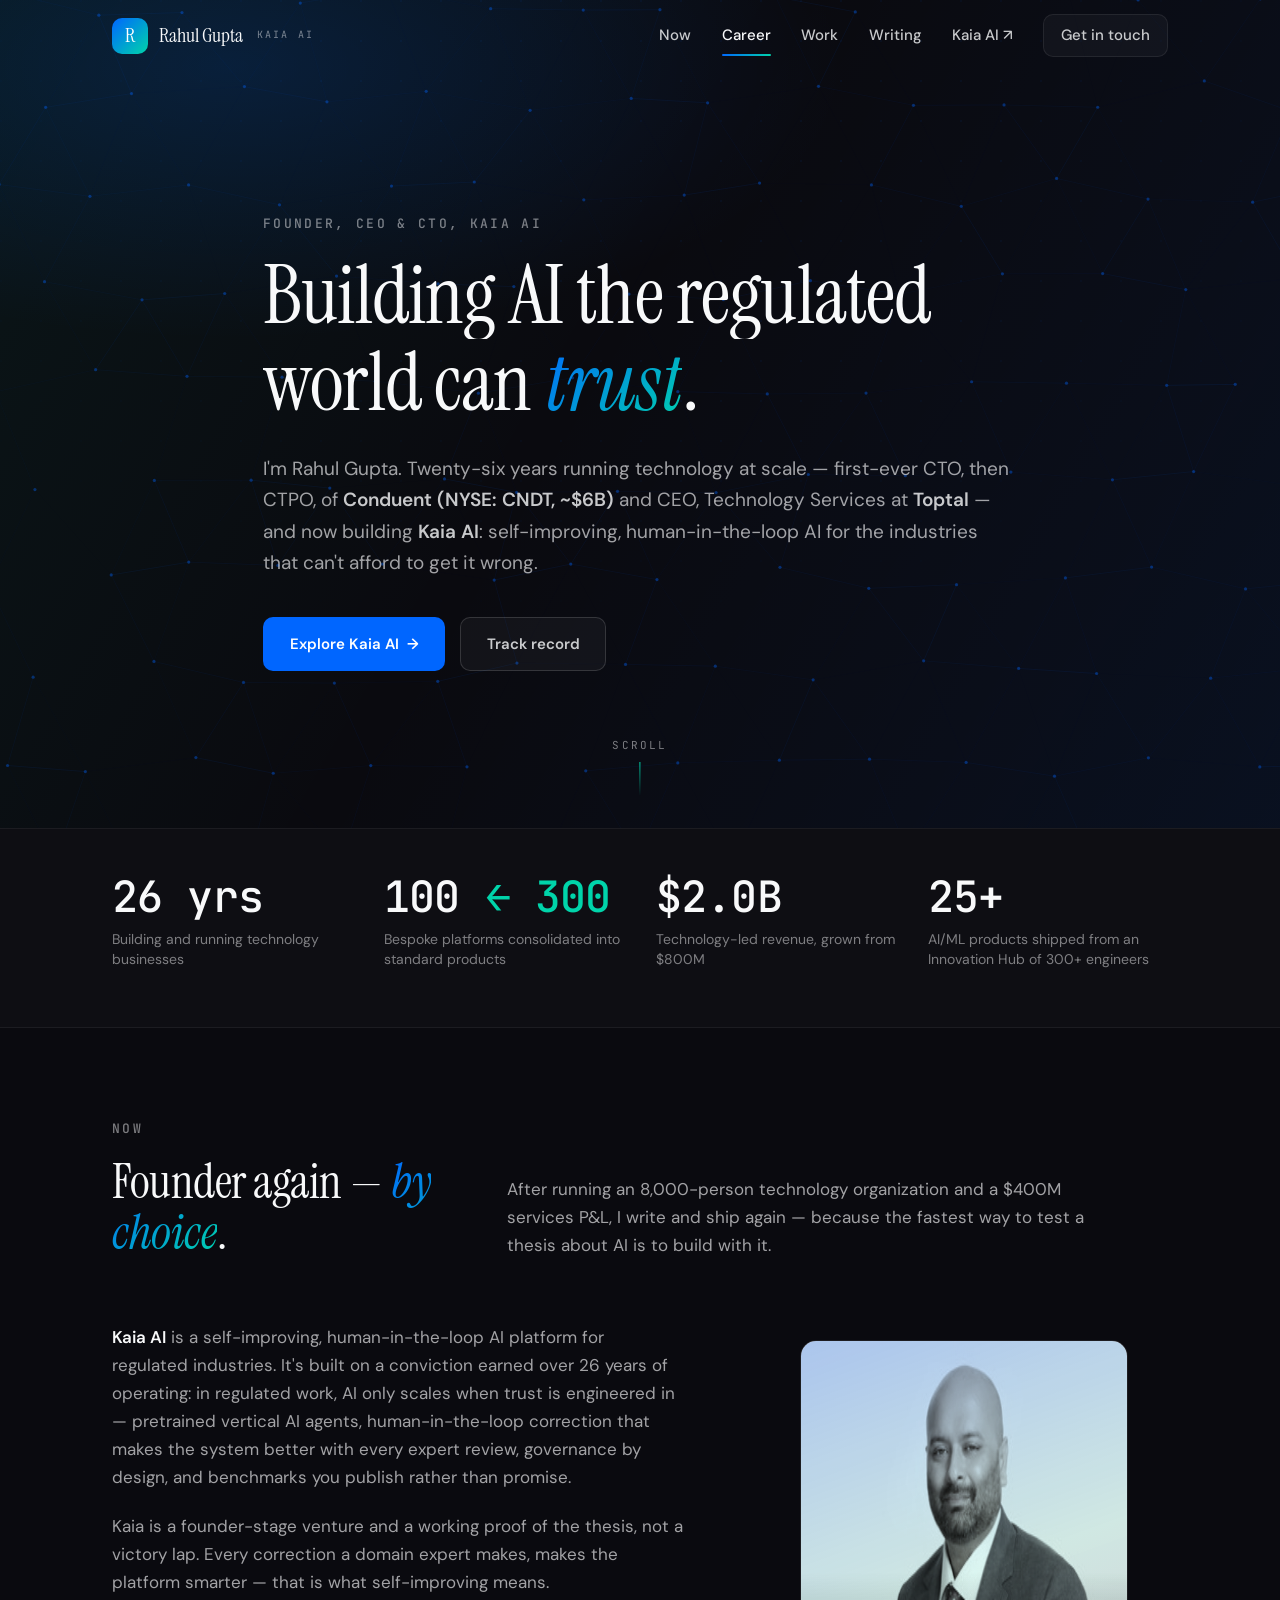
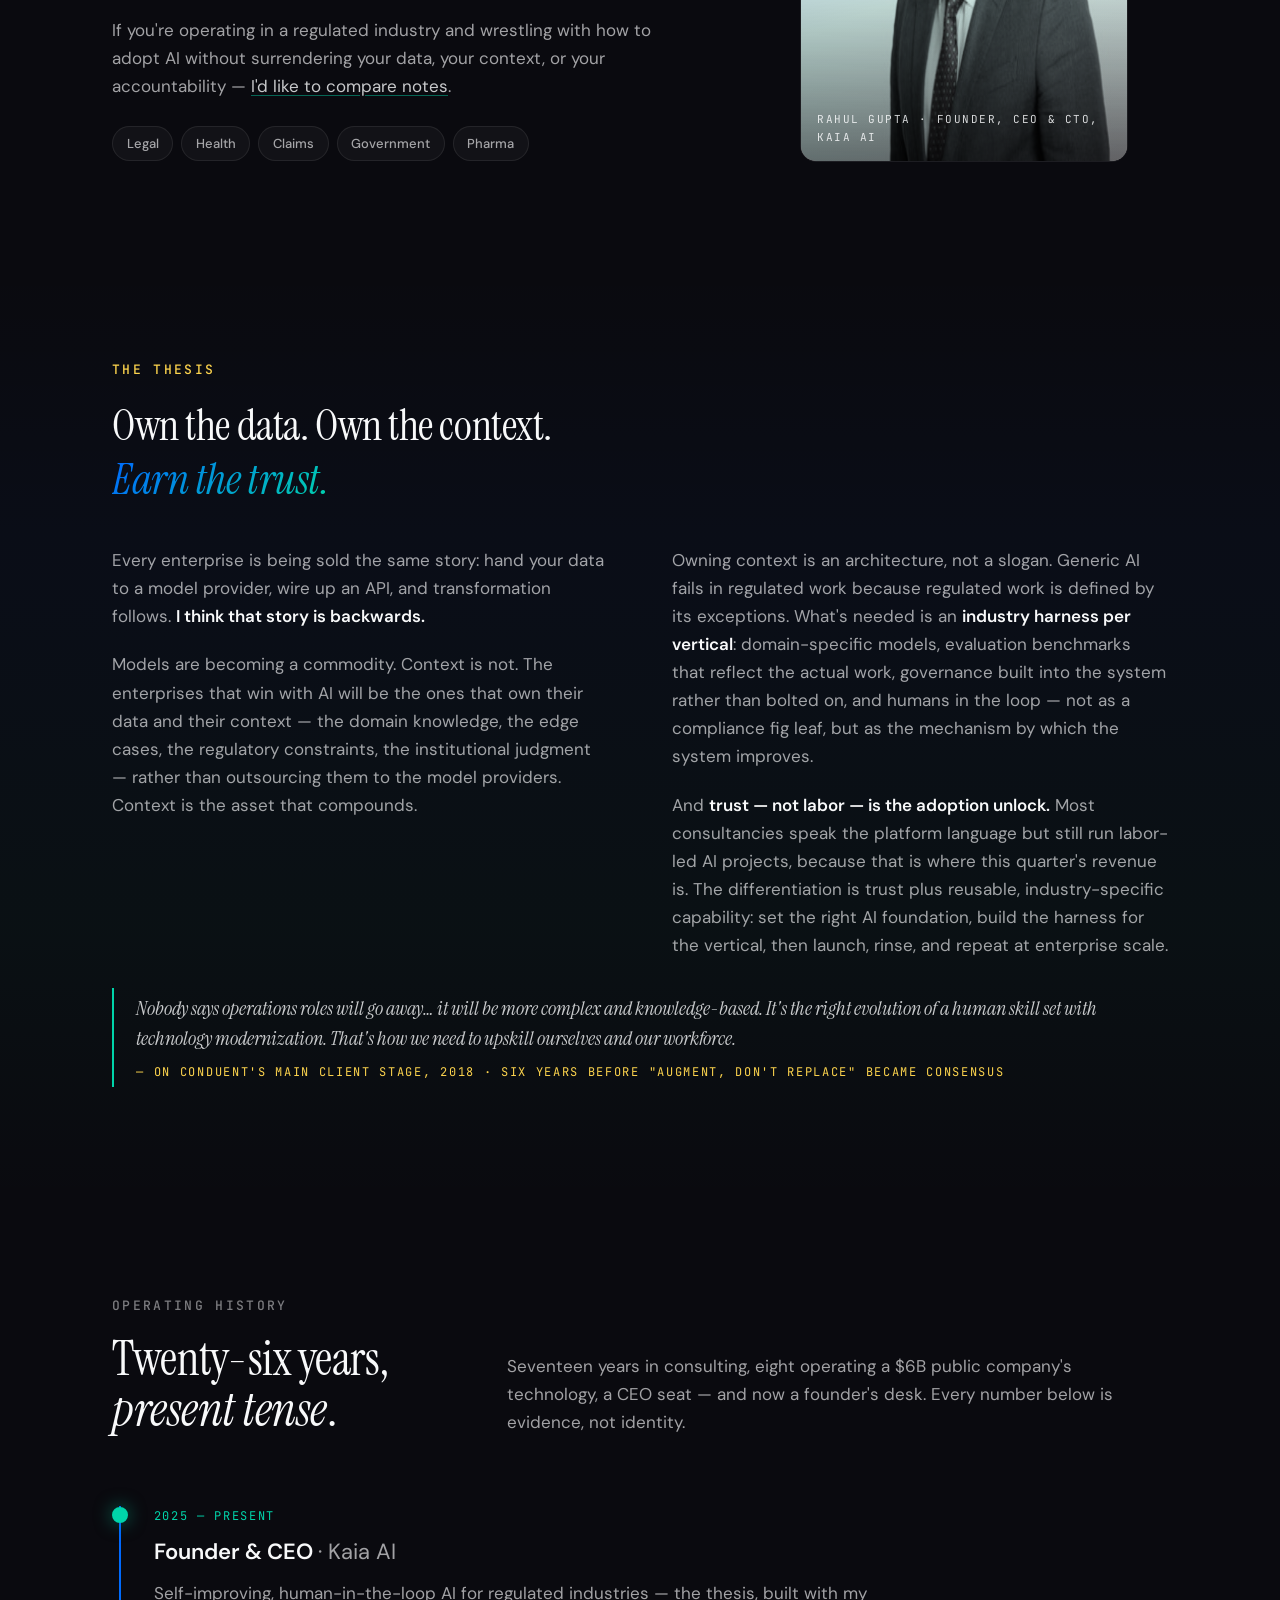
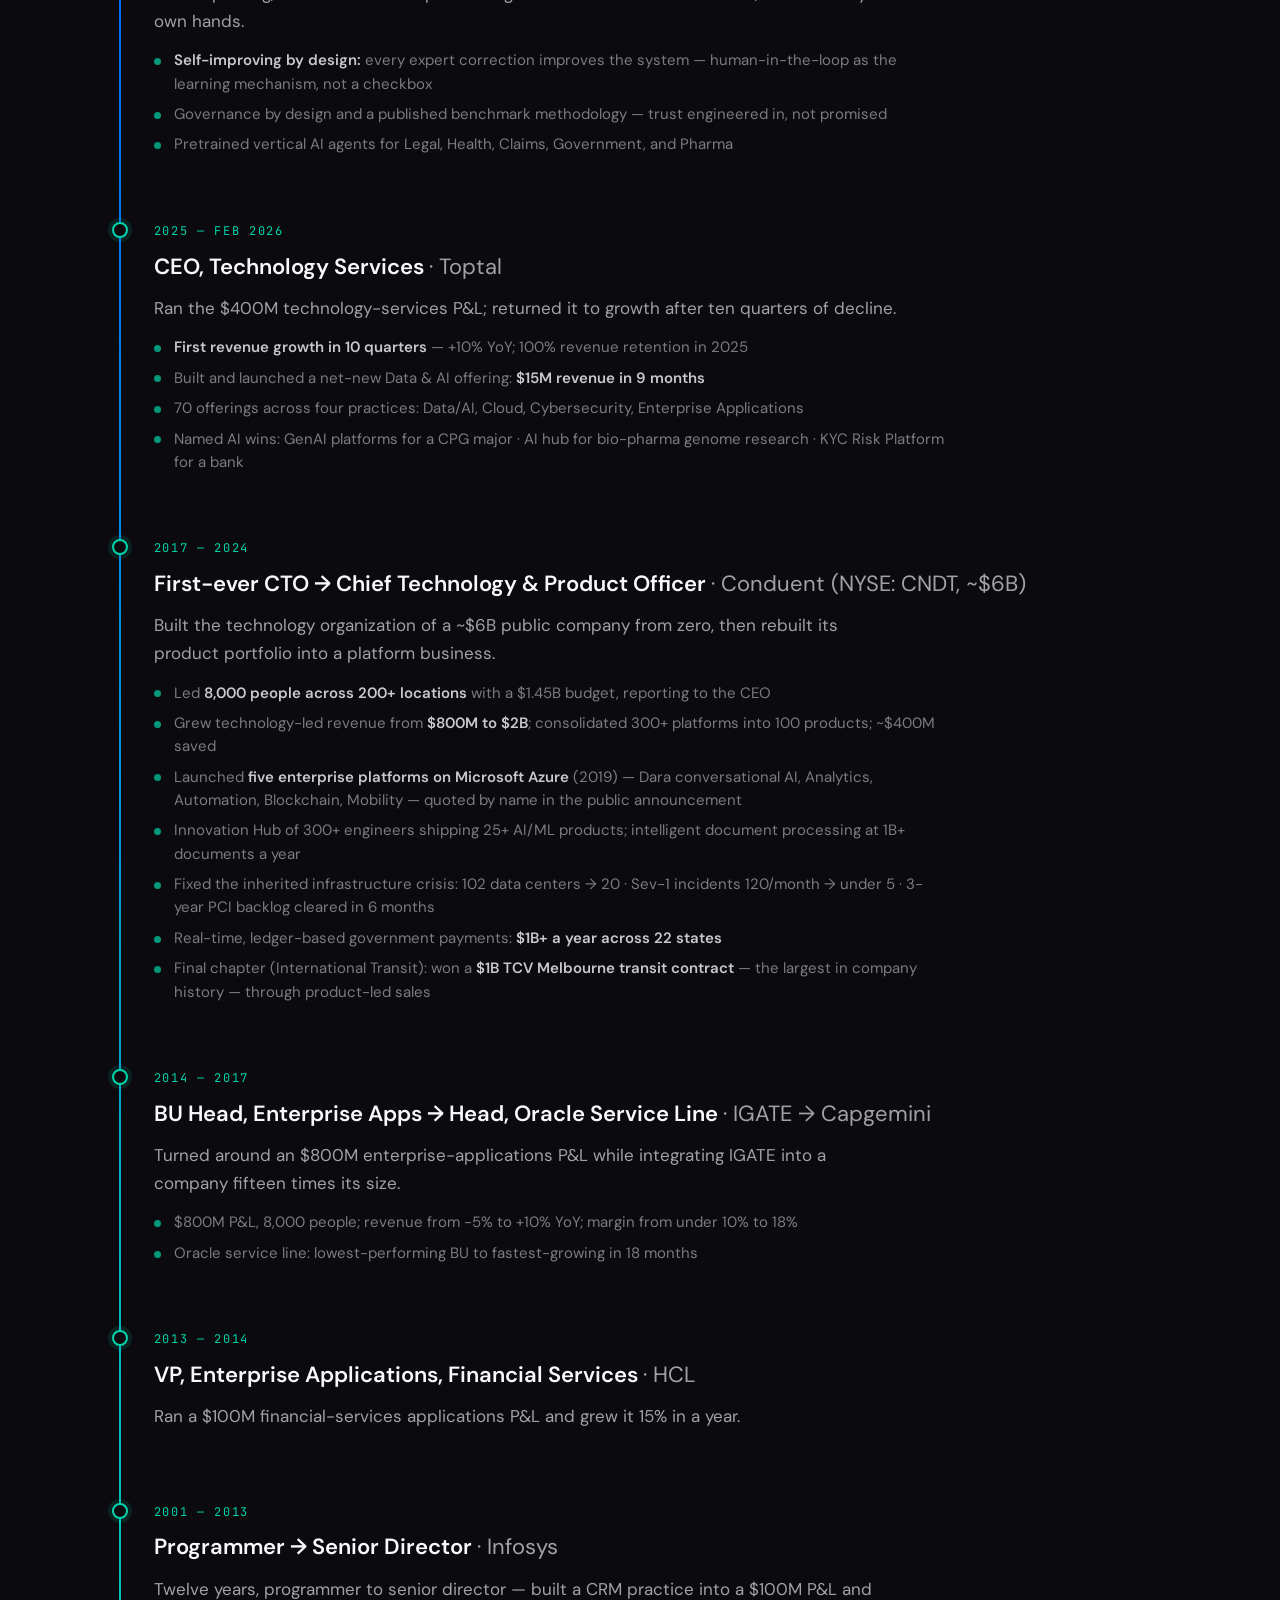
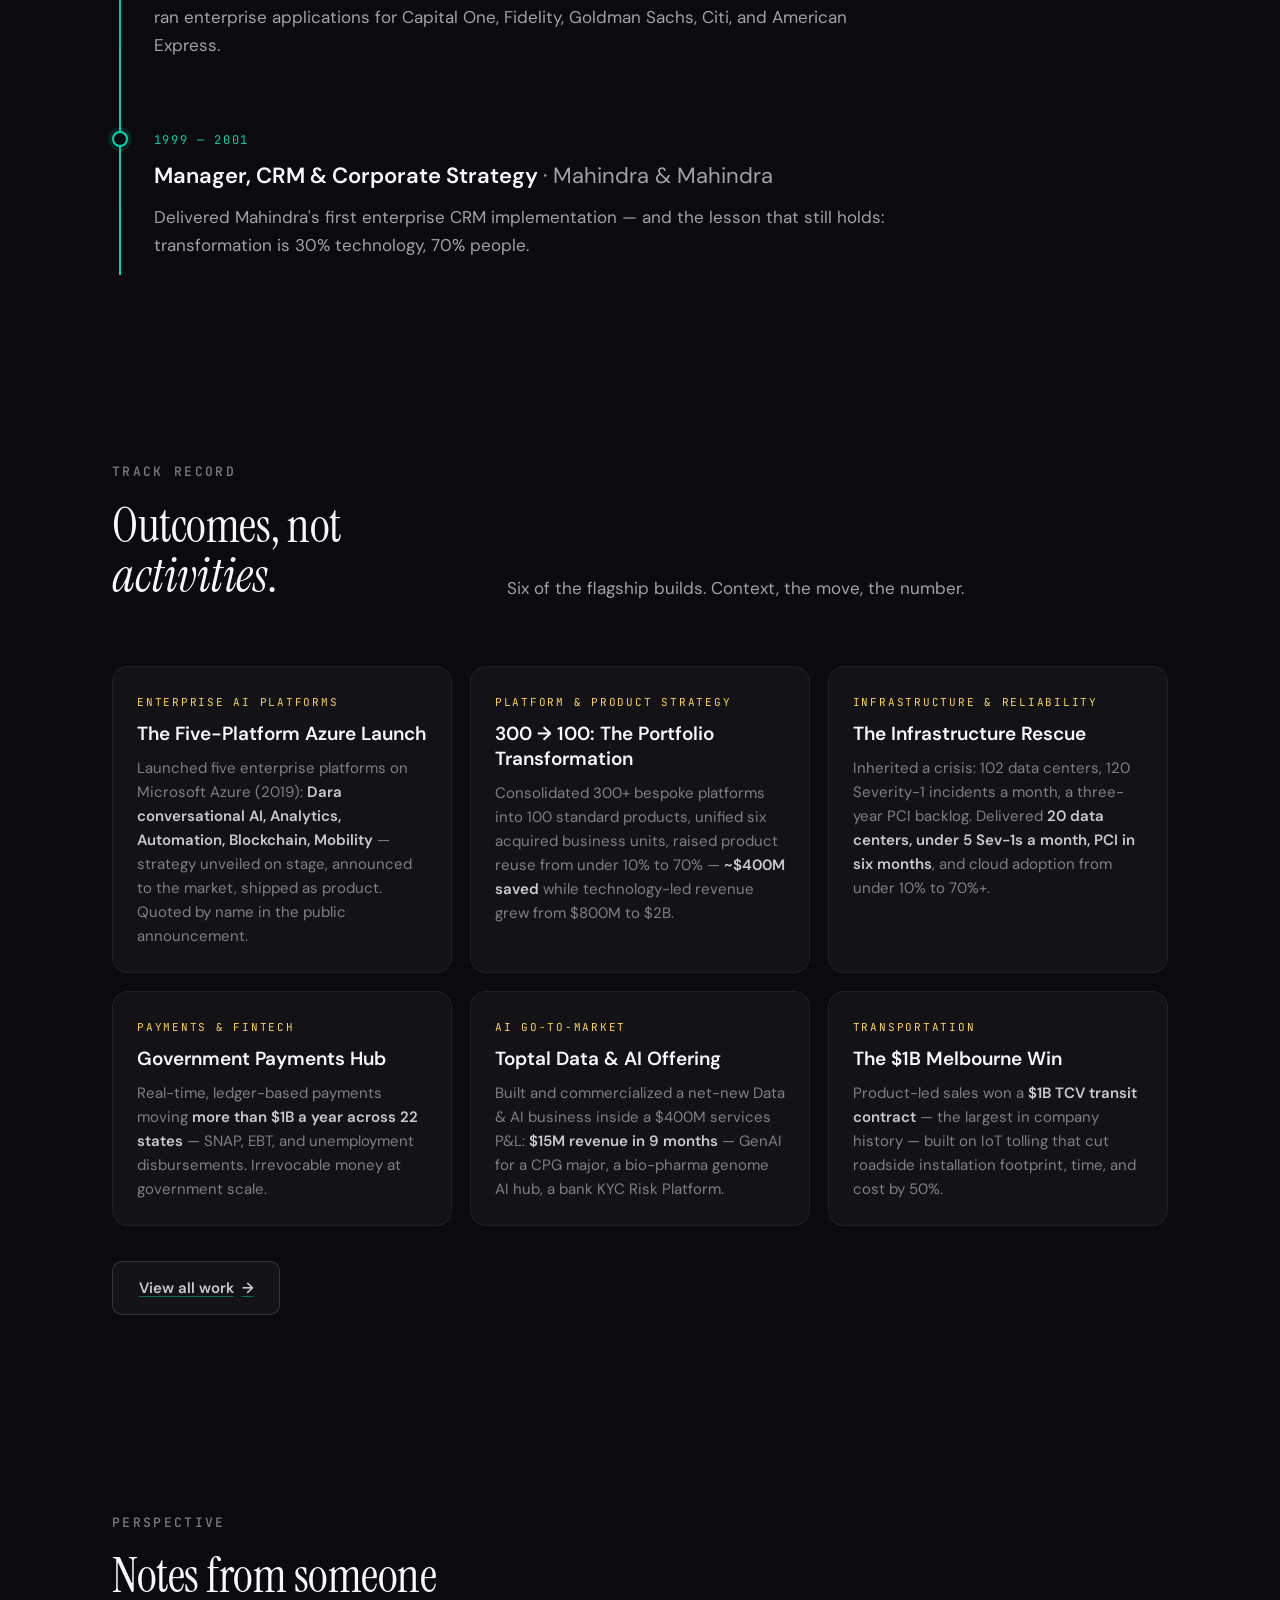
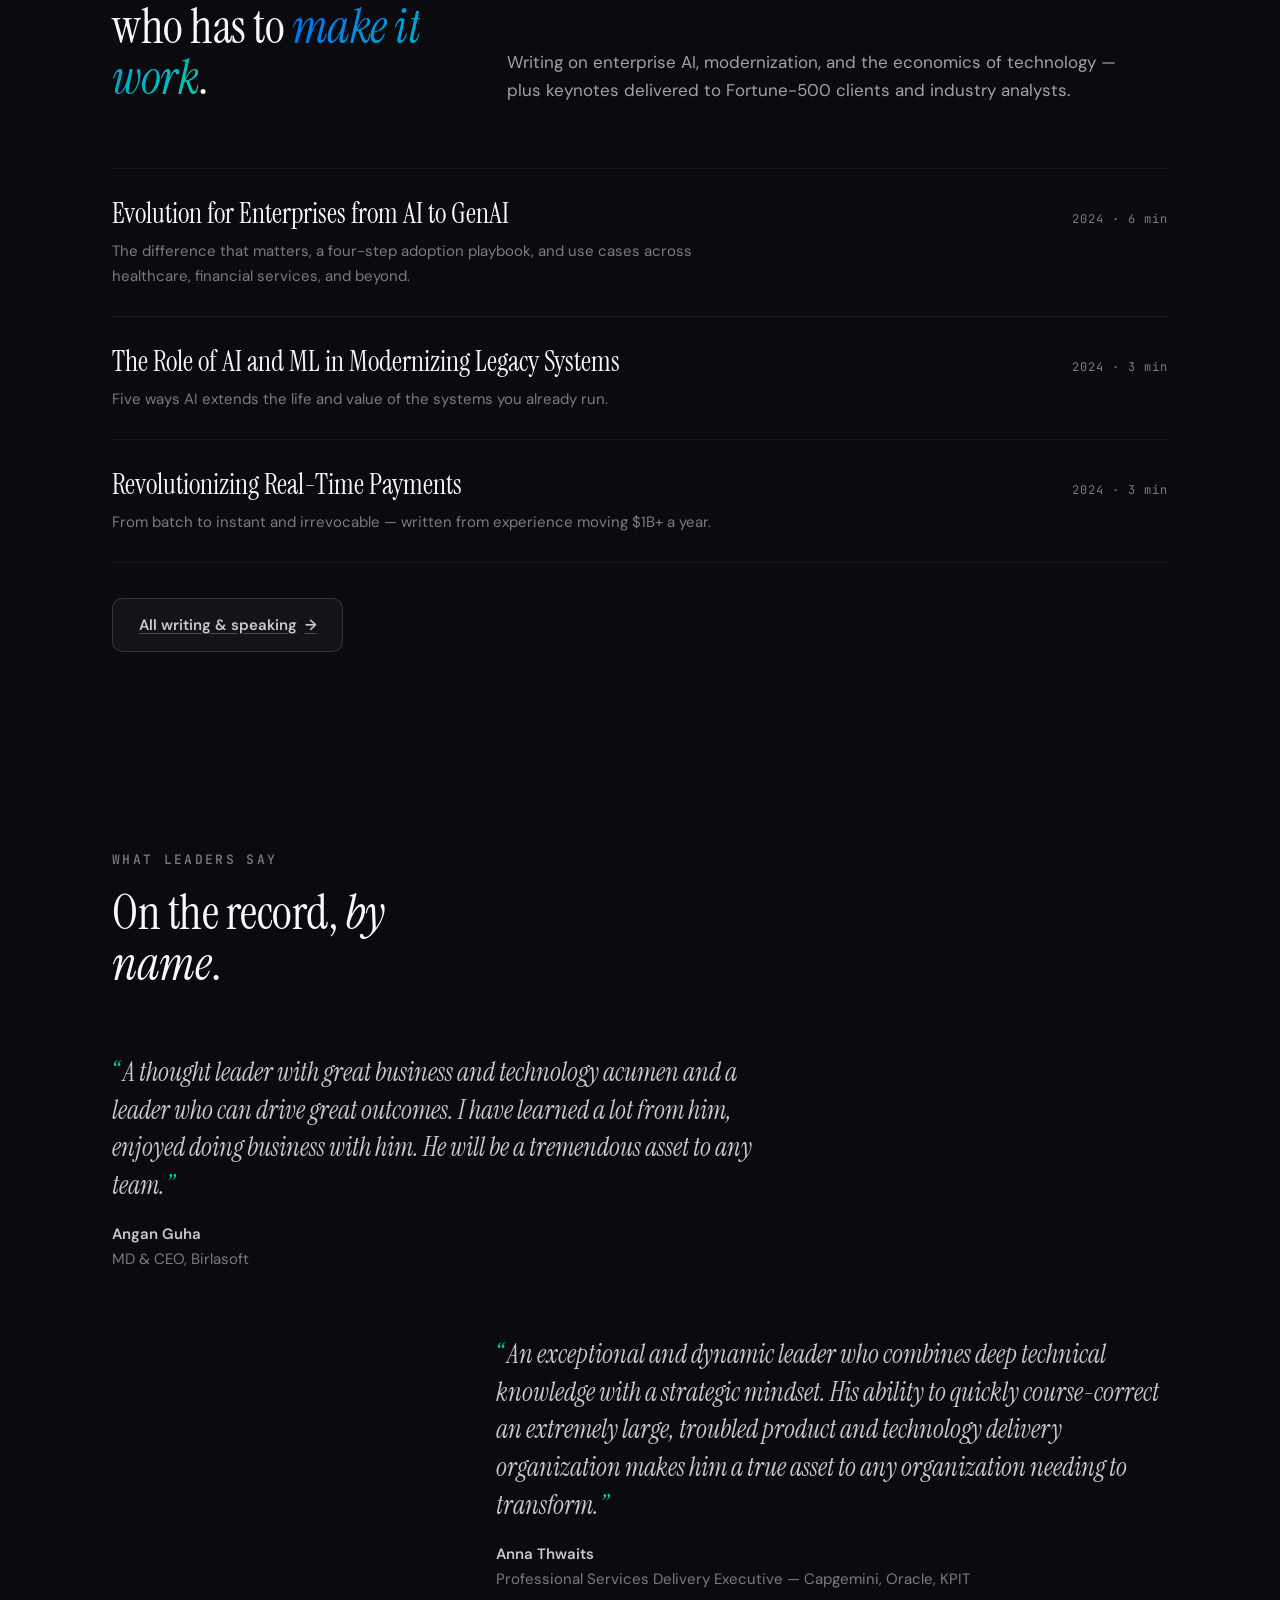
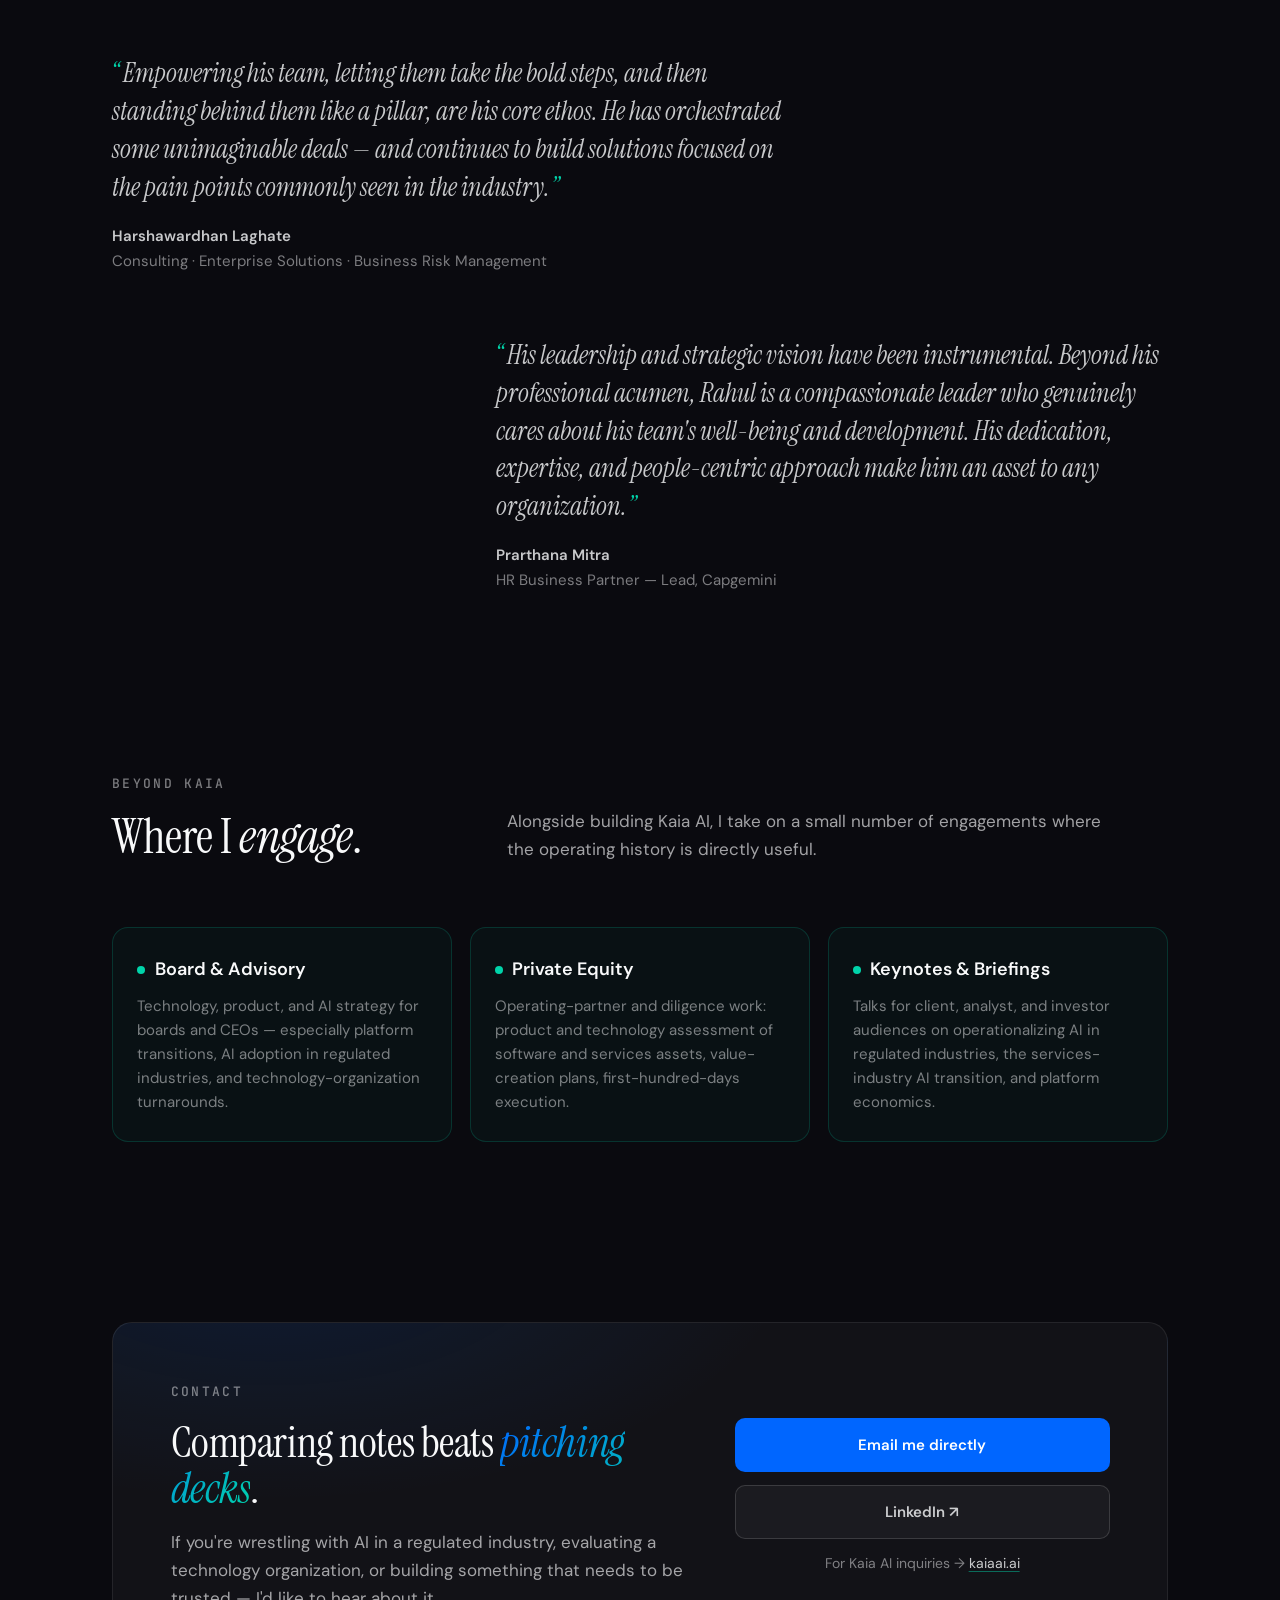
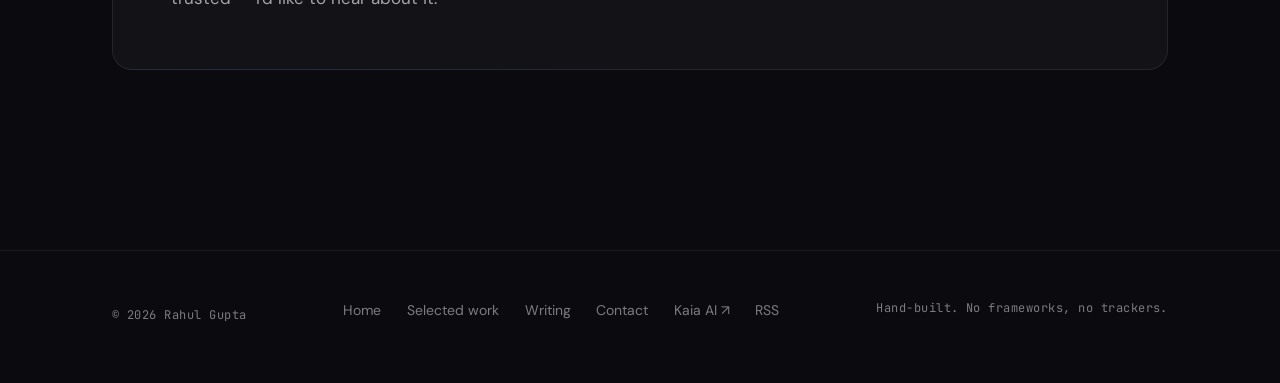
<file: testimonials.html>
<!DOCTYPE html>
<html lang="en">
<head>
  <meta charset="UTF-8" />
  <meta name="viewport" content="width=device-width, initial-scale=1.0" />
  <title>Moved — Rahul Gupta</title>
  <meta http-equiv="refresh" content="0; url=./index.html#testimonials" />
  <link rel="canonical" href="https://rahulguptacto.com/index.html" />
  <meta name="robots" content="noindex" />
  <meta name="theme-color" content="#0a0a0f" />
  <style>body{background:#0a0a0f;color:#f8f9fa;font-family:system-ui,sans-serif;display:grid;place-items:center;min-height:100vh;margin:0}a{color:#00d4aa}</style>
  <script>location.replace("./index.html#testimonials");</script>
</head>
<body>
  <p>This content moved — <a href="./index.html#testimonials">view what leaders say</a>.</p>
</body>
</html>
</file>
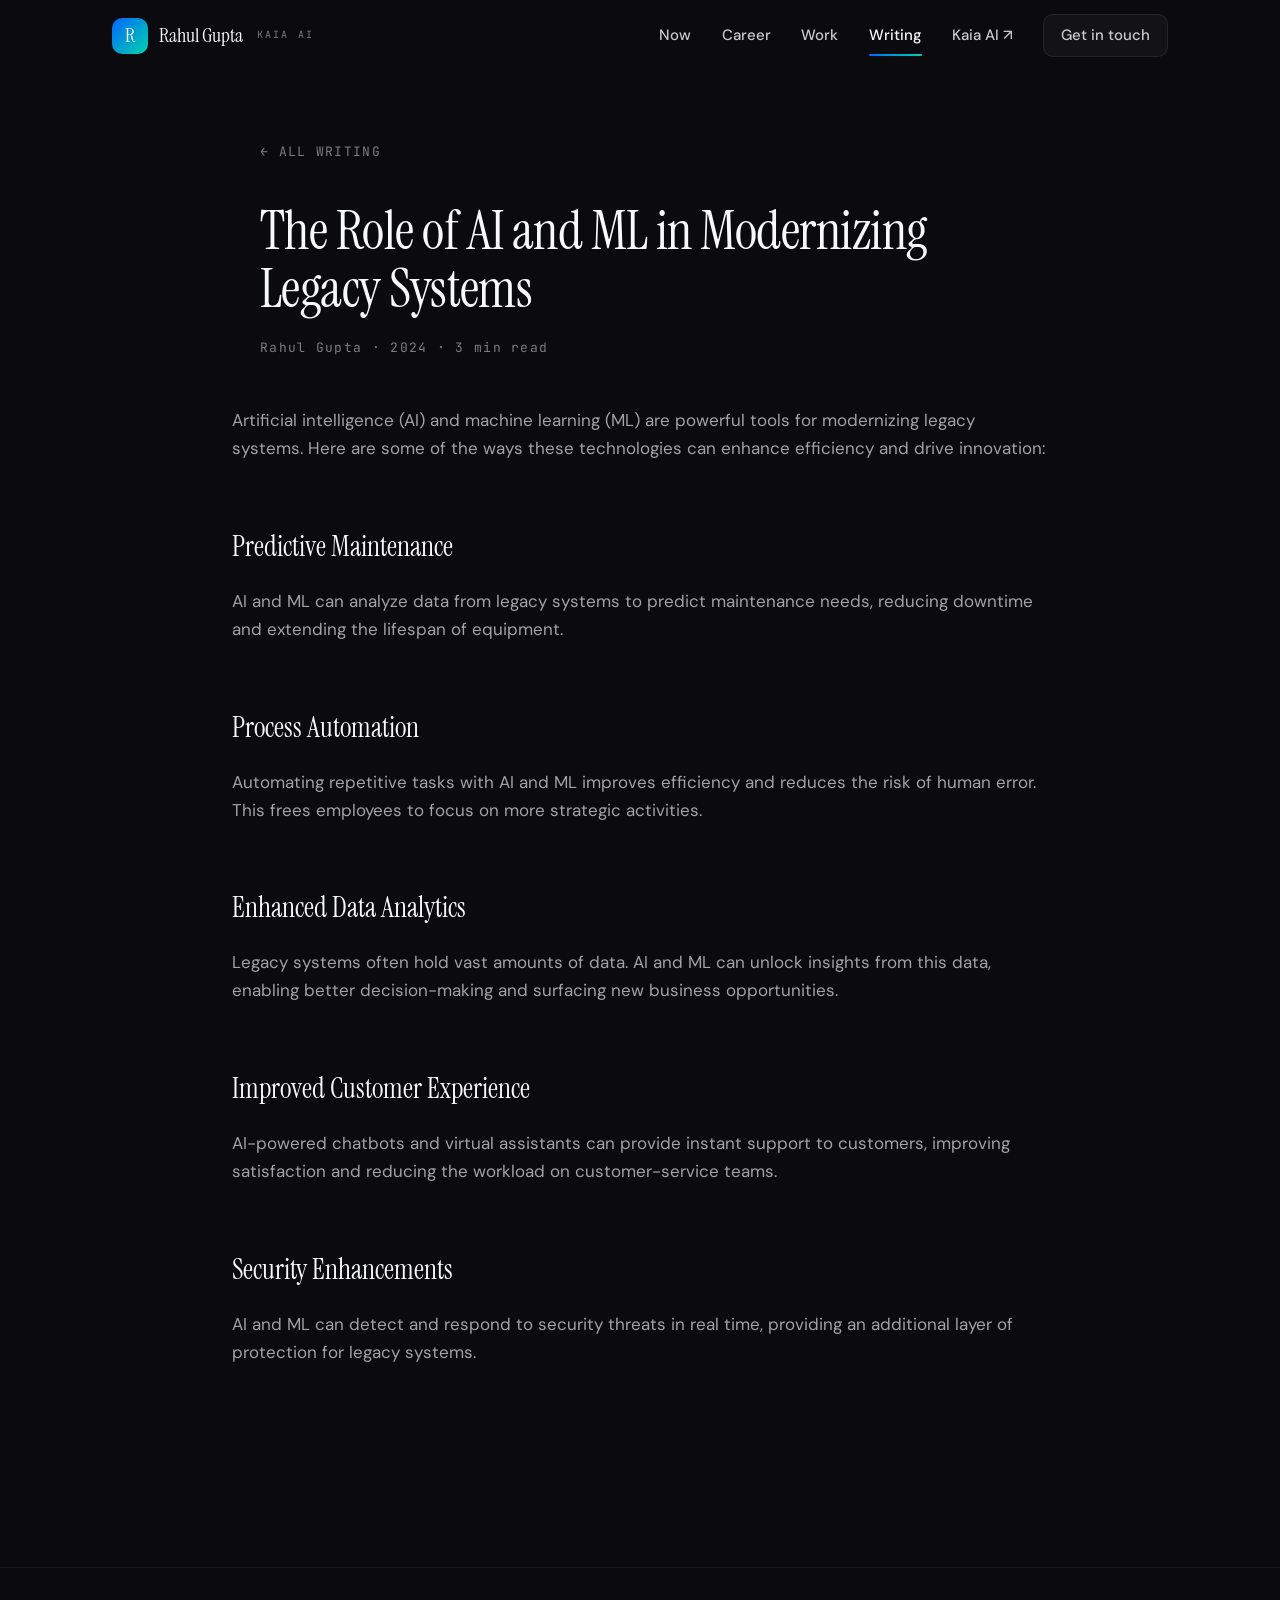
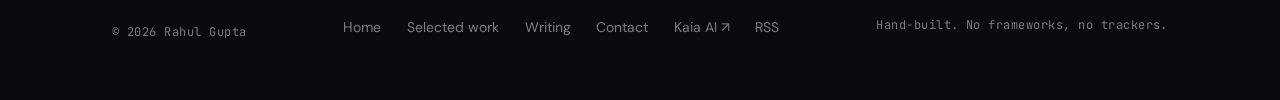
<file: writing-ai-ml-legacy-systems.html>
<!DOCTYPE html>
<html lang="en">
<head>
  <meta charset="UTF-8" />
  <meta name="viewport" content="width=device-width, initial-scale=1.0" />
  <title>The Role of AI and ML in Modernizing Legacy Systems — Rahul Gupta</title>
  <meta name="description" content="Five ways AI and ML extend the life and value of legacy systems — predictive maintenance, process automation, analytics on trapped data, customer experience, and real-time security." />
  <link rel="canonical" href="https://rahulguptacto.com/writing-ai-ml-legacy-systems.html" />
  <meta name="theme-color" content="#0a0a0f" />
  <meta property="og:type" content="article" />
  <meta property="og:title" content="The Role of AI and ML in Modernizing Legacy Systems — Rahul Gupta" />
  <meta property="og:description" content="Five ways AI and ML extend the life and value of legacy systems — predictive maintenance, process automation, analytics on trapped data, customer experience, and real-time security." />
  <meta property="og:url" content="https://rahulguptacto.com/writing-ai-ml-legacy-systems.html" />
  <meta property="og:image" content="https://rahulguptacto.com/assets/og.png" />
  <meta name="twitter:card" content="summary_large_image" />
  <link rel="icon" href="./favicon.ico" sizes="any" />
  <link rel="icon" type="image/png" sizes="32x32" href="./favicon-32x32.png" />
  <link rel="apple-touch-icon" href="./apple-touch-icon.png" />
  <link rel="manifest" href="./site.webmanifest" />
  <link rel="alternate" type="application/rss+xml" title="Rahul Gupta — Writing" href="./feed.xml" />
  <link rel="preconnect" href="https://fonts.googleapis.com" />
  <link rel="preconnect" href="https://fonts.gstatic.com" crossorigin />
  <link href="https://fonts.googleapis.com/css2?family=DM+Sans:opsz,wght@9..40,400;9..40,500;9..40,600;9..40,700&family=Instrument+Serif:ital@0;1&family=JetBrains+Mono:wght@400;500&display=swap" rel="stylesheet" />
  <link rel="stylesheet" href="./assets/style.css" />
</head>
<body>
  <a class="skip-link" href="#main">Skip to content</a>
  <div class="progress" aria-hidden="true"></div>

  <header class="site-header">
    <div class="wrap">
      <a class="brand" href="./index.html" aria-label="Rahul Gupta — home">
        <span class="brand-tile" aria-hidden="true">R</span>
        <span class="brand-name">Rahul Gupta</span>
        <span class="brand-suffix">Kaia&nbsp;AI</span>
      </a>
      <button class="menu-btn" aria-label="Menu" aria-expanded="false">
        <svg width="18" height="14" viewBox="0 0 18 14" fill="none" aria-hidden="true"><path d="M1 1h16M1 7h16M1 13h16" stroke="currentColor" stroke-width="1.6" stroke-linecap="round"/></svg>
      </button>
      <nav class="site-nav" aria-label="Primary">
        <a href="./index.html#kaia">Now</a>
        <a href="./index.html#career">Career</a>
        <a href="./projects.html">Work</a>
        <a href="./blog.html" aria-current="true">Writing</a>
        <a href="https://kaiaai.ai" target="_blank" rel="noopener">Kaia AI ↗</a>
        <a class="nav-cta" href="./contact.html">Get in touch</a>
      </nav>
    </div>
  </header>

  <main id="main">
    <article class="article">
      <div class="wrap">
        <div class="article-head">
          <a class="back-link" href="./blog.html">← All writing</a>
          <h1 class="display">The Role of AI and ML in Modernizing Legacy Systems</h1>
          <p class="article-meta">Rahul Gupta · 2024 · 3 min read</p>
        </div>
        <div class="article-body">

<p>Artificial intelligence (AI) and machine learning (ML) are powerful tools for modernizing legacy systems. Here are some of the ways these technologies can enhance efficiency and drive innovation:</p>
<h2>Predictive Maintenance</h2>
<p>AI and ML can analyze data from legacy systems to predict maintenance needs, reducing downtime and extending the lifespan of equipment.</p>
<h2>Process Automation</h2>
<p>Automating repetitive tasks with AI and ML improves efficiency and reduces the risk of human error. This frees employees to focus on more strategic activities.</p>
<h2>Enhanced Data Analytics</h2>
<p>Legacy systems often hold vast amounts of data. AI and ML can unlock insights from this data, enabling better decision-making and surfacing new business opportunities.</p>
<h2>Improved Customer Experience</h2>
<p>AI-powered chatbots and virtual assistants can provide instant support to customers, improving satisfaction and reducing the workload on customer-service teams.</p>
<h2>Security Enhancements</h2>
<p>AI and ML can detect and respond to security threats in real time, providing an additional layer of protection for legacy systems.</p>

        </div>
      </div>
    </article>
  </main>

  <footer class="site-footer">
    <div class="wrap">
      <div>
        <span class="footer-note">© <span id="yr">2026</span> Rahul Gupta</span>
      </div>
      <nav class="footer-links" aria-label="Footer">
        <a href="./index.html">Home</a>
        <a href="./projects.html">Selected work</a>
        <a href="./blog.html">Writing</a>
        <a href="./contact.html">Contact</a>
        <a href="https://kaiaai.ai" target="_blank" rel="noopener">Kaia AI ↗</a>
        <a href="./feed.xml">RSS</a>
      </nav>
      <span class="footer-note">Hand-built. No frameworks, no trackers.</span>
    </div>
  </footer>

  <script src="./assets/main.js" defer></script>
</body>
</html>
</file>
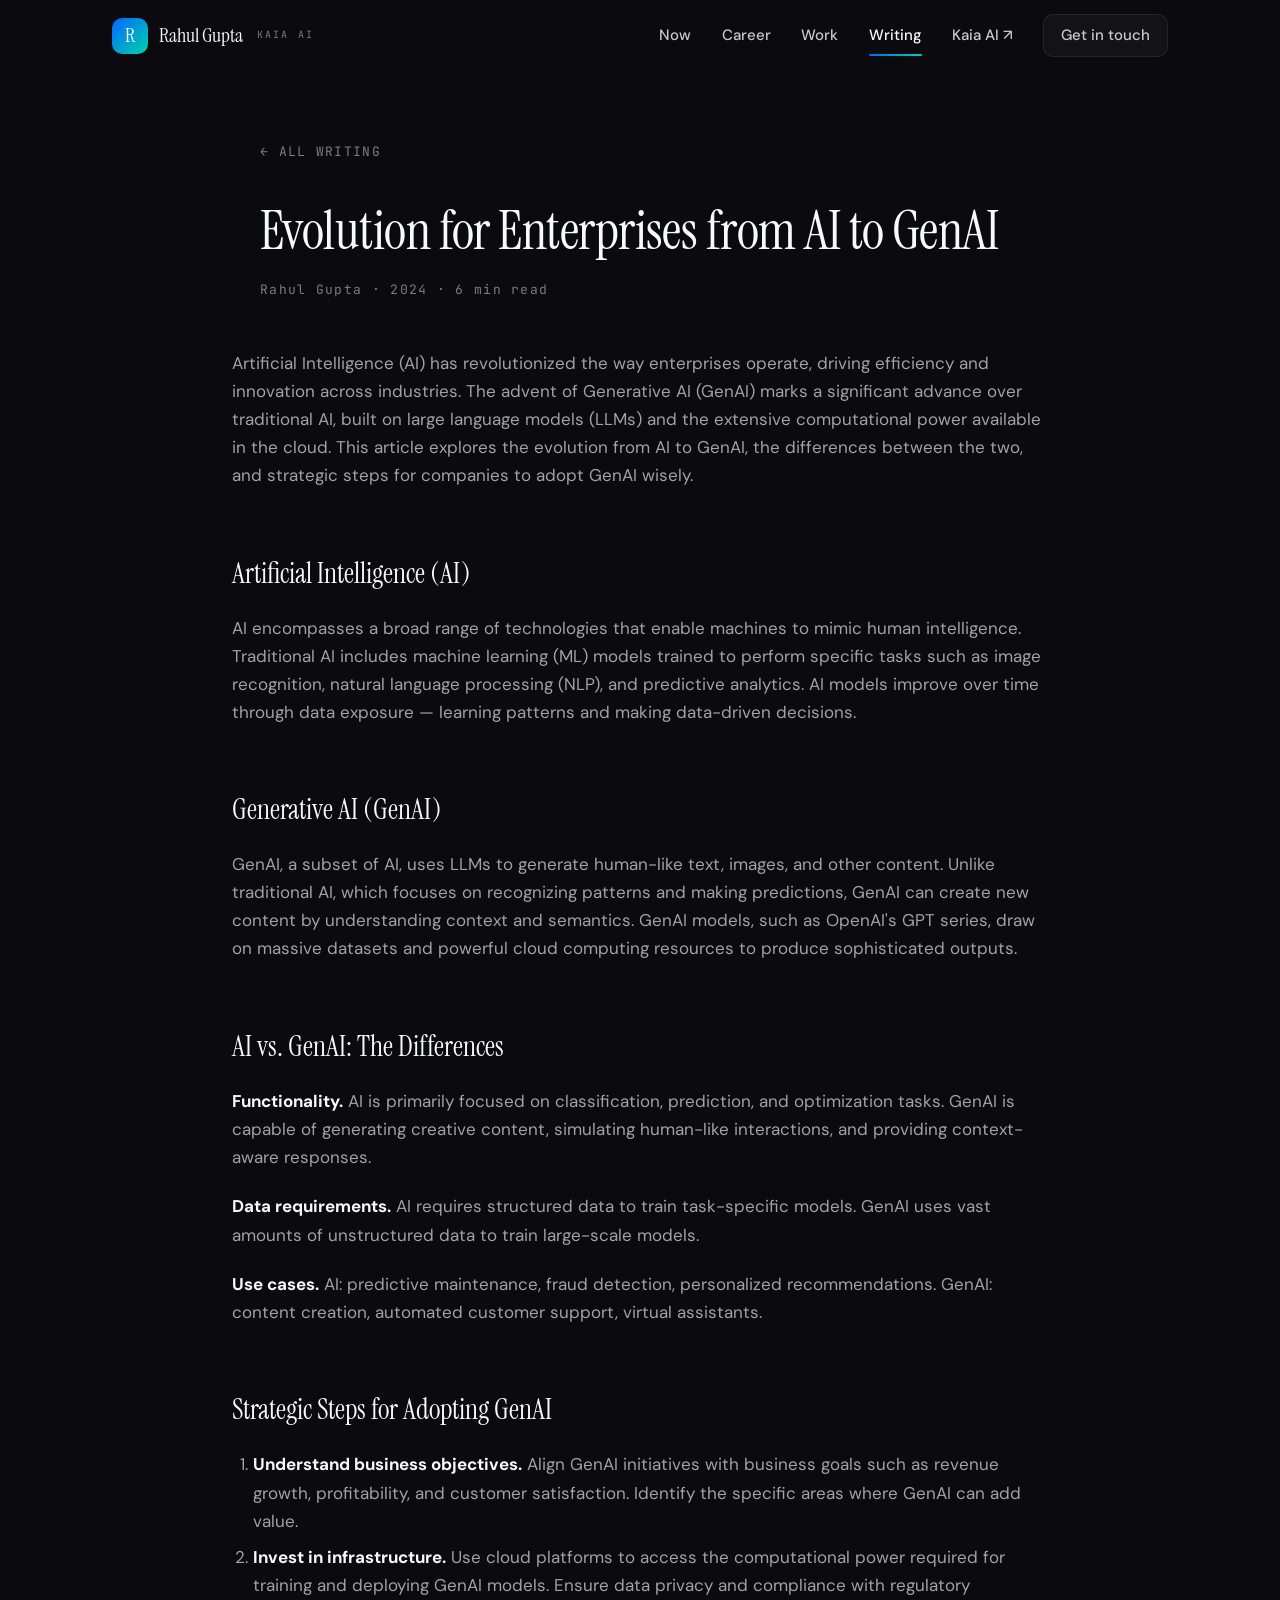
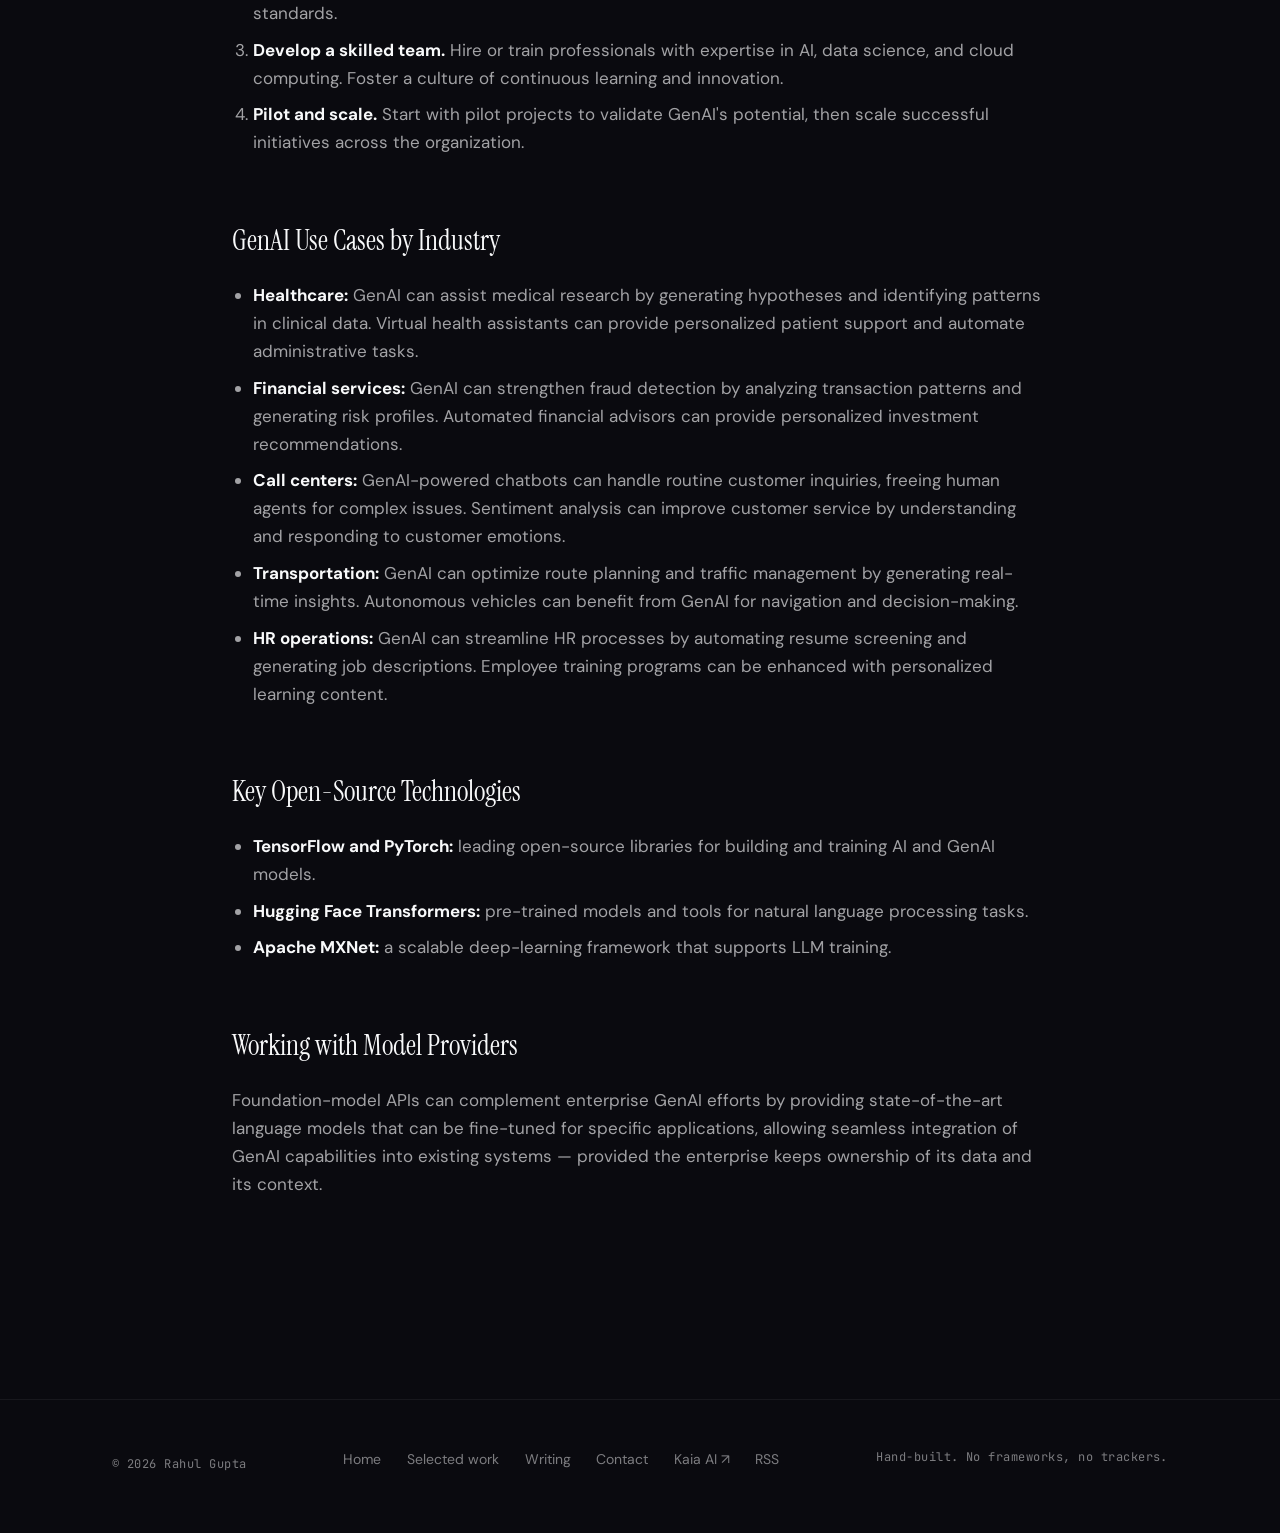
<file: writing-ai-to-genai.html>
<!DOCTYPE html>
<html lang="en">
<head>
  <meta charset="UTF-8" />
  <meta name="viewport" content="width=device-width, initial-scale=1.0" />
  <title>Evolution for Enterprises from AI to GenAI — Rahul Gupta</title>
  <meta name="description" content="The difference between traditional AI and generative AI, a four-step enterprise adoption playbook, and use cases across healthcare, financial services, contact centers, transportation, and HR." />
  <link rel="canonical" href="https://rahulguptacto.com/writing-ai-to-genai.html" />
  <meta name="theme-color" content="#0a0a0f" />
  <meta property="og:type" content="article" />
  <meta property="og:title" content="Evolution for Enterprises from AI to GenAI — Rahul Gupta" />
  <meta property="og:description" content="The difference between traditional AI and generative AI, a four-step enterprise adoption playbook, and use cases across healthcare, financial services, contact centers, transportation, and HR." />
  <meta property="og:url" content="https://rahulguptacto.com/writing-ai-to-genai.html" />
  <meta property="og:image" content="https://rahulguptacto.com/assets/og.png" />
  <meta name="twitter:card" content="summary_large_image" />
  <link rel="icon" href="./favicon.ico" sizes="any" />
  <link rel="icon" type="image/png" sizes="32x32" href="./favicon-32x32.png" />
  <link rel="apple-touch-icon" href="./apple-touch-icon.png" />
  <link rel="manifest" href="./site.webmanifest" />
  <link rel="alternate" type="application/rss+xml" title="Rahul Gupta — Writing" href="./feed.xml" />
  <link rel="preconnect" href="https://fonts.googleapis.com" />
  <link rel="preconnect" href="https://fonts.gstatic.com" crossorigin />
  <link href="https://fonts.googleapis.com/css2?family=DM+Sans:opsz,wght@9..40,400;9..40,500;9..40,600;9..40,700&family=Instrument+Serif:ital@0;1&family=JetBrains+Mono:wght@400;500&display=swap" rel="stylesheet" />
  <link rel="stylesheet" href="./assets/style.css" />
</head>
<body>
  <a class="skip-link" href="#main">Skip to content</a>
  <div class="progress" aria-hidden="true"></div>

  <header class="site-header">
    <div class="wrap">
      <a class="brand" href="./index.html" aria-label="Rahul Gupta — home">
        <span class="brand-tile" aria-hidden="true">R</span>
        <span class="brand-name">Rahul Gupta</span>
        <span class="brand-suffix">Kaia&nbsp;AI</span>
      </a>
      <button class="menu-btn" aria-label="Menu" aria-expanded="false">
        <svg width="18" height="14" viewBox="0 0 18 14" fill="none" aria-hidden="true"><path d="M1 1h16M1 7h16M1 13h16" stroke="currentColor" stroke-width="1.6" stroke-linecap="round"/></svg>
      </button>
      <nav class="site-nav" aria-label="Primary">
        <a href="./index.html#kaia">Now</a>
        <a href="./index.html#career">Career</a>
        <a href="./projects.html">Work</a>
        <a href="./blog.html" aria-current="true">Writing</a>
        <a href="https://kaiaai.ai" target="_blank" rel="noopener">Kaia AI ↗</a>
        <a class="nav-cta" href="./contact.html">Get in touch</a>
      </nav>
    </div>
  </header>

  <main id="main">
    <article class="article">
      <div class="wrap">
        <div class="article-head">
          <a class="back-link" href="./blog.html">← All writing</a>
          <h1 class="display">Evolution for Enterprises from AI to GenAI</h1>
          <p class="article-meta">Rahul Gupta · 2024 · 6 min read</p>
        </div>
        <div class="article-body">

<p>Artificial Intelligence (AI) has revolutionized the way enterprises operate, driving efficiency and innovation across industries. The advent of Generative AI (GenAI) marks a significant advance over traditional AI, built on large language models (LLMs) and the extensive computational power available in the cloud. This article explores the evolution from AI to GenAI, the differences between the two, and strategic steps for companies to adopt GenAI wisely.</p>
<h2>Artificial Intelligence (AI)</h2>
<p>AI encompasses a broad range of technologies that enable machines to mimic human intelligence. Traditional AI includes machine learning (ML) models trained to perform specific tasks such as image recognition, natural language processing (NLP), and predictive analytics. AI models improve over time through data exposure — learning patterns and making data-driven decisions.</p>
<h2>Generative AI (GenAI)</h2>
<p>GenAI, a subset of AI, uses LLMs to generate human-like text, images, and other content. Unlike traditional AI, which focuses on recognizing patterns and making predictions, GenAI can create new content by understanding context and semantics. GenAI models, such as OpenAI's GPT series, draw on massive datasets and powerful cloud computing resources to produce sophisticated outputs.</p>
<h2>AI vs. GenAI: The Differences</h2>
<p><strong>Functionality.</strong> AI is primarily focused on classification, prediction, and optimization tasks. GenAI is capable of generating creative content, simulating human-like interactions, and providing context-aware responses.</p>
<p><strong>Data requirements.</strong> AI requires structured data to train task-specific models. GenAI uses vast amounts of unstructured data to train large-scale models.</p>
<p><strong>Use cases.</strong> AI: predictive maintenance, fraud detection, personalized recommendations. GenAI: content creation, automated customer support, virtual assistants.</p>
<h2>Strategic Steps for Adopting GenAI</h2>
<ol>
<li><strong>Understand business objectives.</strong> Align GenAI initiatives with business goals such as revenue growth, profitability, and customer satisfaction. Identify the specific areas where GenAI can add value.</li>
<li><strong>Invest in infrastructure.</strong> Use cloud platforms to access the computational power required for training and deploying GenAI models. Ensure data privacy and compliance with regulatory standards.</li>
<li><strong>Develop a skilled team.</strong> Hire or train professionals with expertise in AI, data science, and cloud computing. Foster a culture of continuous learning and innovation.</li>
<li><strong>Pilot and scale.</strong> Start with pilot projects to validate GenAI's potential, then scale successful initiatives across the organization.</li>
</ol>
<h2>GenAI Use Cases by Industry</h2>
<ul>
<li><strong>Healthcare:</strong> GenAI can assist medical research by generating hypotheses and identifying patterns in clinical data. Virtual health assistants can provide personalized patient support and automate administrative tasks.</li>
<li><strong>Financial services:</strong> GenAI can strengthen fraud detection by analyzing transaction patterns and generating risk profiles. Automated financial advisors can provide personalized investment recommendations.</li>
<li><strong>Call centers:</strong> GenAI-powered chatbots can handle routine customer inquiries, freeing human agents for complex issues. Sentiment analysis can improve customer service by understanding and responding to customer emotions.</li>
<li><strong>Transportation:</strong> GenAI can optimize route planning and traffic management by generating real-time insights. Autonomous vehicles can benefit from GenAI for navigation and decision-making.</li>
<li><strong>HR operations:</strong> GenAI can streamline HR processes by automating resume screening and generating job descriptions. Employee training programs can be enhanced with personalized learning content.</li>
</ul>
<h2>Key Open-Source Technologies</h2>
<ul>
<li><strong>TensorFlow and PyTorch:</strong> leading open-source libraries for building and training AI and GenAI models.</li>
<li><strong>Hugging Face Transformers:</strong> pre-trained models and tools for natural language processing tasks.</li>
<li><strong>Apache MXNet:</strong> a scalable deep-learning framework that supports LLM training.</li>
</ul>
<h2>Working with Model Providers</h2>
<p>Foundation-model APIs can complement enterprise GenAI efforts by providing state-of-the-art language models that can be fine-tuned for specific applications, allowing seamless integration of GenAI capabilities into existing systems — provided the enterprise keeps ownership of its data and its context.</p>

        </div>
      </div>
    </article>
  </main>

  <footer class="site-footer">
    <div class="wrap">
      <div>
        <span class="footer-note">© <span id="yr">2026</span> Rahul Gupta</span>
      </div>
      <nav class="footer-links" aria-label="Footer">
        <a href="./index.html">Home</a>
        <a href="./projects.html">Selected work</a>
        <a href="./blog.html">Writing</a>
        <a href="./contact.html">Contact</a>
        <a href="https://kaiaai.ai" target="_blank" rel="noopener">Kaia AI ↗</a>
        <a href="./feed.xml">RSS</a>
      </nav>
      <span class="footer-note">Hand-built. No frameworks, no trackers.</span>
    </div>
  </footer>

  <script src="./assets/main.js" defer></script>
</body>
</html>
</file>
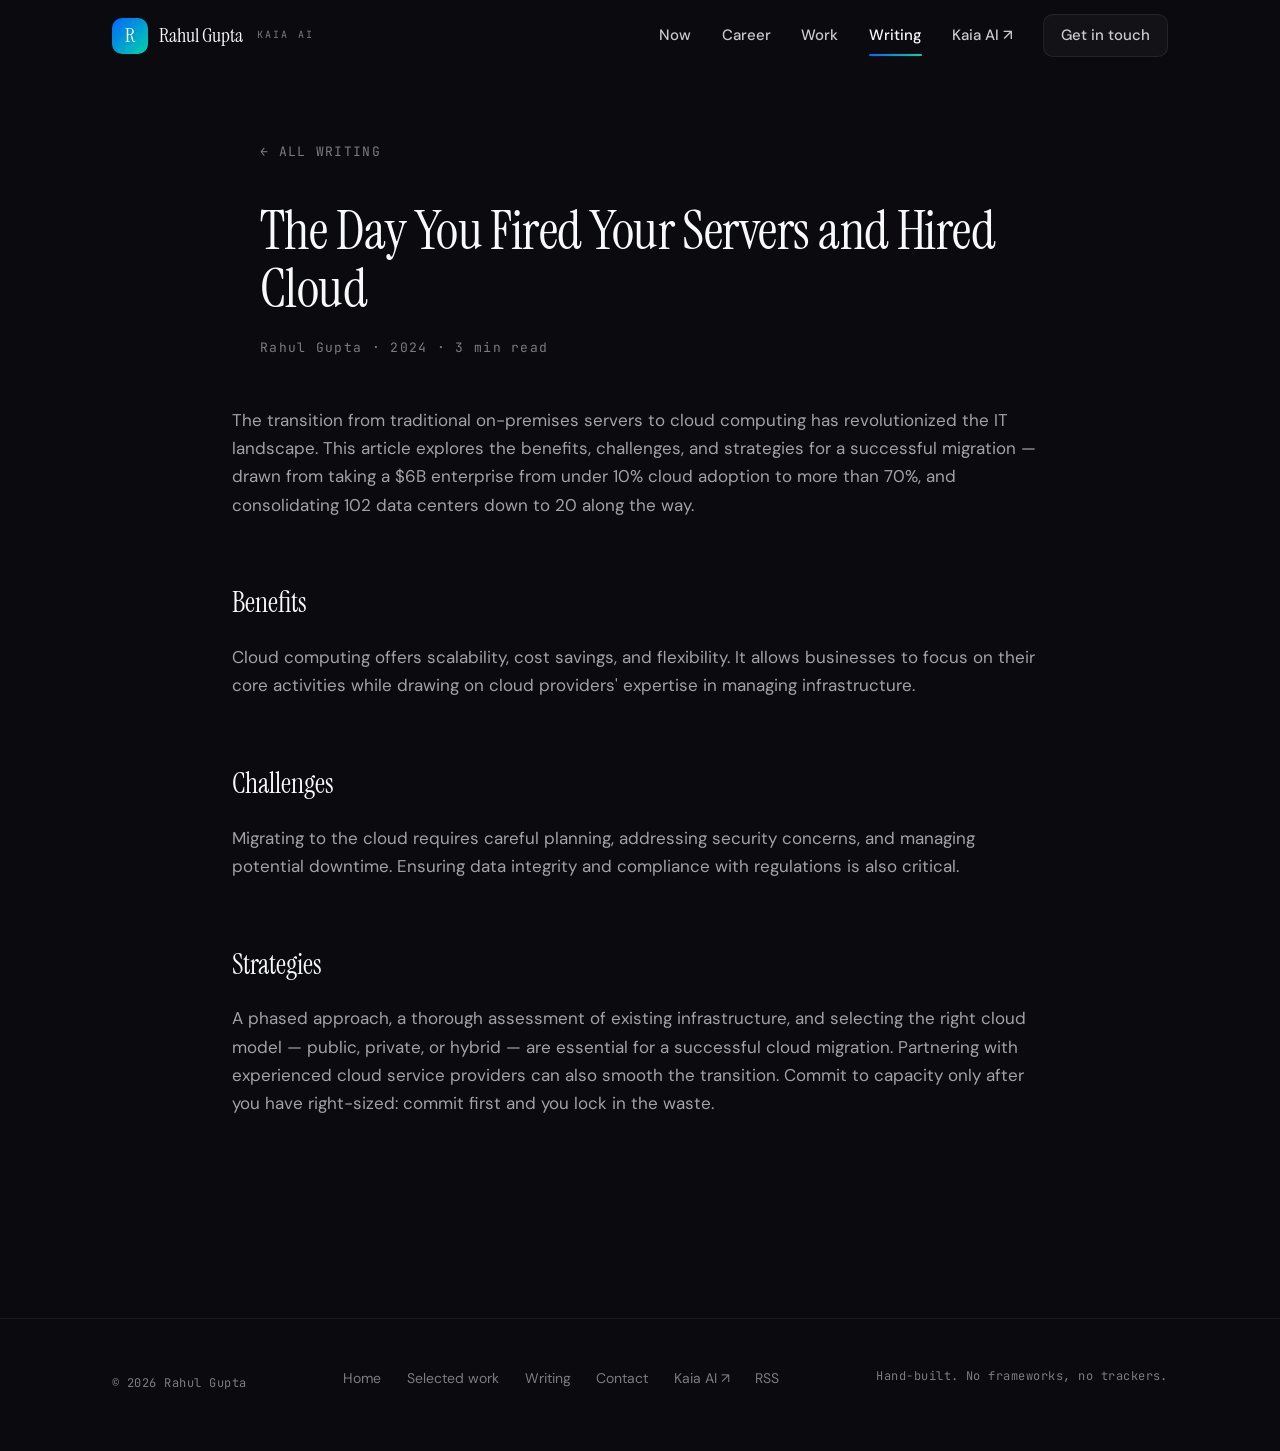
<file: writing-cloud-migration.html>
<!DOCTYPE html>
<html lang="en">
<head>
  <meta charset="UTF-8" />
  <meta name="viewport" content="width=device-width, initial-scale=1.0" />
  <title>The Day You Fired Your Servers and Hired Cloud — Rahul Gupta</title>
  <meta name="description" content="Why the move off on-premises servers pays, where migrations go wrong, and how to sequence one — from a leader who took a $6B enterprise from under 10% cloud to 70%+." />
  <link rel="canonical" href="https://rahulguptacto.com/writing-cloud-migration.html" />
  <meta name="theme-color" content="#0a0a0f" />
  <meta property="og:type" content="article" />
  <meta property="og:title" content="The Day You Fired Your Servers and Hired Cloud — Rahul Gupta" />
  <meta property="og:description" content="Why the move off on-premises servers pays, where migrations go wrong, and how to sequence one — from a leader who took a $6B enterprise from under 10% cloud to 70%+." />
  <meta property="og:url" content="https://rahulguptacto.com/writing-cloud-migration.html" />
  <meta property="og:image" content="https://rahulguptacto.com/assets/og.png" />
  <meta name="twitter:card" content="summary_large_image" />
  <link rel="icon" href="./favicon.ico" sizes="any" />
  <link rel="icon" type="image/png" sizes="32x32" href="./favicon-32x32.png" />
  <link rel="apple-touch-icon" href="./apple-touch-icon.png" />
  <link rel="manifest" href="./site.webmanifest" />
  <link rel="alternate" type="application/rss+xml" title="Rahul Gupta — Writing" href="./feed.xml" />
  <link rel="preconnect" href="https://fonts.googleapis.com" />
  <link rel="preconnect" href="https://fonts.gstatic.com" crossorigin />
  <link href="https://fonts.googleapis.com/css2?family=DM+Sans:opsz,wght@9..40,400;9..40,500;9..40,600;9..40,700&family=Instrument+Serif:ital@0;1&family=JetBrains+Mono:wght@400;500&display=swap" rel="stylesheet" />
  <link rel="stylesheet" href="./assets/style.css" />
</head>
<body>
  <a class="skip-link" href="#main">Skip to content</a>
  <div class="progress" aria-hidden="true"></div>

  <header class="site-header">
    <div class="wrap">
      <a class="brand" href="./index.html" aria-label="Rahul Gupta — home">
        <span class="brand-tile" aria-hidden="true">R</span>
        <span class="brand-name">Rahul Gupta</span>
        <span class="brand-suffix">Kaia&nbsp;AI</span>
      </a>
      <button class="menu-btn" aria-label="Menu" aria-expanded="false">
        <svg width="18" height="14" viewBox="0 0 18 14" fill="none" aria-hidden="true"><path d="M1 1h16M1 7h16M1 13h16" stroke="currentColor" stroke-width="1.6" stroke-linecap="round"/></svg>
      </button>
      <nav class="site-nav" aria-label="Primary">
        <a href="./index.html#kaia">Now</a>
        <a href="./index.html#career">Career</a>
        <a href="./projects.html">Work</a>
        <a href="./blog.html" aria-current="true">Writing</a>
        <a href="https://kaiaai.ai" target="_blank" rel="noopener">Kaia AI ↗</a>
        <a class="nav-cta" href="./contact.html">Get in touch</a>
      </nav>
    </div>
  </header>

  <main id="main">
    <article class="article">
      <div class="wrap">
        <div class="article-head">
          <a class="back-link" href="./blog.html">← All writing</a>
          <h1 class="display">The Day You Fired Your Servers and Hired Cloud</h1>
          <p class="article-meta">Rahul Gupta · 2024 · 3 min read</p>
        </div>
        <div class="article-body">

<p>The transition from traditional on-premises servers to cloud computing has revolutionized the IT landscape. This article explores the benefits, challenges, and strategies for a successful migration — drawn from taking a $6B enterprise from under 10% cloud adoption to more than 70%, and consolidating 102 data centers down to 20 along the way.</p>
<h2>Benefits</h2>
<p>Cloud computing offers scalability, cost savings, and flexibility. It allows businesses to focus on their core activities while drawing on cloud providers' expertise in managing infrastructure.</p>
<h2>Challenges</h2>
<p>Migrating to the cloud requires careful planning, addressing security concerns, and managing potential downtime. Ensuring data integrity and compliance with regulations is also critical.</p>
<h2>Strategies</h2>
<p>A phased approach, a thorough assessment of existing infrastructure, and selecting the right cloud model — public, private, or hybrid — are essential for a successful cloud migration. Partnering with experienced cloud service providers can also smooth the transition. Commit to capacity only after you have right-sized: commit first and you lock in the waste.</p>

        </div>
      </div>
    </article>
  </main>

  <footer class="site-footer">
    <div class="wrap">
      <div>
        <span class="footer-note">© <span id="yr">2026</span> Rahul Gupta</span>
      </div>
      <nav class="footer-links" aria-label="Footer">
        <a href="./index.html">Home</a>
        <a href="./projects.html">Selected work</a>
        <a href="./blog.html">Writing</a>
        <a href="./contact.html">Contact</a>
        <a href="https://kaiaai.ai" target="_blank" rel="noopener">Kaia AI ↗</a>
        <a href="./feed.xml">RSS</a>
      </nav>
      <span class="footer-note">Hand-built. No frameworks, no trackers.</span>
    </div>
  </footer>

  <script src="./assets/main.js" defer></script>
</body>
</html>
</file>
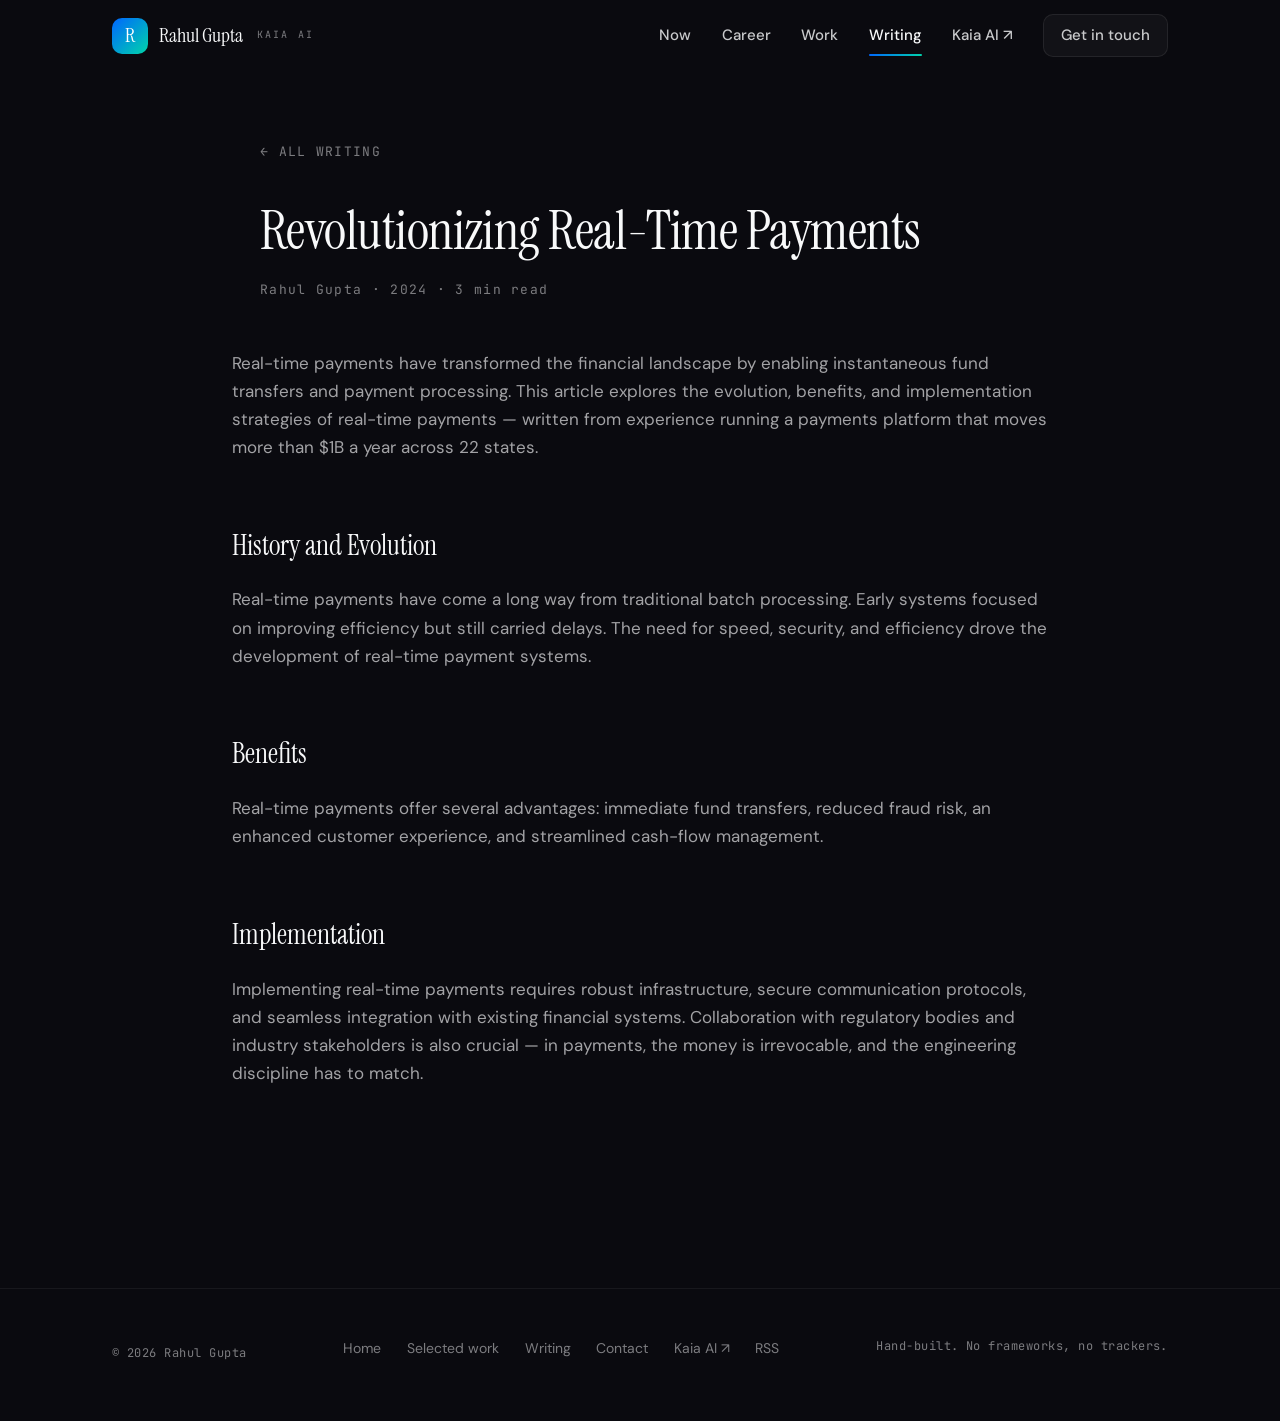
<file: writing-real-time-payments.html>
<!DOCTYPE html>
<html lang="en">
<head>
  <meta charset="UTF-8" />
  <meta name="viewport" content="width=device-width, initial-scale=1.0" />
  <title>Revolutionizing Real-Time Payments — Rahul Gupta</title>
  <meta name="description" content="The evolution from batch processing to instant, irrevocable transfers — and what implementation actually requires: infrastructure, security, and regulatory collaboration." />
  <link rel="canonical" href="https://rahulguptacto.com/writing-real-time-payments.html" />
  <meta name="theme-color" content="#0a0a0f" />
  <meta property="og:type" content="article" />
  <meta property="og:title" content="Revolutionizing Real-Time Payments — Rahul Gupta" />
  <meta property="og:description" content="The evolution from batch processing to instant, irrevocable transfers — and what implementation actually requires: infrastructure, security, and regulatory collaboration." />
  <meta property="og:url" content="https://rahulguptacto.com/writing-real-time-payments.html" />
  <meta property="og:image" content="https://rahulguptacto.com/assets/og.png" />
  <meta name="twitter:card" content="summary_large_image" />
  <link rel="icon" href="./favicon.ico" sizes="any" />
  <link rel="icon" type="image/png" sizes="32x32" href="./favicon-32x32.png" />
  <link rel="apple-touch-icon" href="./apple-touch-icon.png" />
  <link rel="manifest" href="./site.webmanifest" />
  <link rel="alternate" type="application/rss+xml" title="Rahul Gupta — Writing" href="./feed.xml" />
  <link rel="preconnect" href="https://fonts.googleapis.com" />
  <link rel="preconnect" href="https://fonts.gstatic.com" crossorigin />
  <link href="https://fonts.googleapis.com/css2?family=DM+Sans:opsz,wght@9..40,400;9..40,500;9..40,600;9..40,700&family=Instrument+Serif:ital@0;1&family=JetBrains+Mono:wght@400;500&display=swap" rel="stylesheet" />
  <link rel="stylesheet" href="./assets/style.css" />
</head>
<body>
  <a class="skip-link" href="#main">Skip to content</a>
  <div class="progress" aria-hidden="true"></div>

  <header class="site-header">
    <div class="wrap">
      <a class="brand" href="./index.html" aria-label="Rahul Gupta — home">
        <span class="brand-tile" aria-hidden="true">R</span>
        <span class="brand-name">Rahul Gupta</span>
        <span class="brand-suffix">Kaia&nbsp;AI</span>
      </a>
      <button class="menu-btn" aria-label="Menu" aria-expanded="false">
        <svg width="18" height="14" viewBox="0 0 18 14" fill="none" aria-hidden="true"><path d="M1 1h16M1 7h16M1 13h16" stroke="currentColor" stroke-width="1.6" stroke-linecap="round"/></svg>
      </button>
      <nav class="site-nav" aria-label="Primary">
        <a href="./index.html#kaia">Now</a>
        <a href="./index.html#career">Career</a>
        <a href="./projects.html">Work</a>
        <a href="./blog.html" aria-current="true">Writing</a>
        <a href="https://kaiaai.ai" target="_blank" rel="noopener">Kaia AI ↗</a>
        <a class="nav-cta" href="./contact.html">Get in touch</a>
      </nav>
    </div>
  </header>

  <main id="main">
    <article class="article">
      <div class="wrap">
        <div class="article-head">
          <a class="back-link" href="./blog.html">← All writing</a>
          <h1 class="display">Revolutionizing Real-Time Payments</h1>
          <p class="article-meta">Rahul Gupta · 2024 · 3 min read</p>
        </div>
        <div class="article-body">

<p>Real-time payments have transformed the financial landscape by enabling instantaneous fund transfers and payment processing. This article explores the evolution, benefits, and implementation strategies of real-time payments — written from experience running a payments platform that moves more than $1B a year across 22 states.</p>
<h2>History and Evolution</h2>
<p>Real-time payments have come a long way from traditional batch processing. Early systems focused on improving efficiency but still carried delays. The need for speed, security, and efficiency drove the development of real-time payment systems.</p>
<h2>Benefits</h2>
<p>Real-time payments offer several advantages: immediate fund transfers, reduced fraud risk, an enhanced customer experience, and streamlined cash-flow management.</p>
<h2>Implementation</h2>
<p>Implementing real-time payments requires robust infrastructure, secure communication protocols, and seamless integration with existing financial systems. Collaboration with regulatory bodies and industry stakeholders is also crucial — in payments, the money is irrevocable, and the engineering discipline has to match.</p>

        </div>
      </div>
    </article>
  </main>

  <footer class="site-footer">
    <div class="wrap">
      <div>
        <span class="footer-note">© <span id="yr">2026</span> Rahul Gupta</span>
      </div>
      <nav class="footer-links" aria-label="Footer">
        <a href="./index.html">Home</a>
        <a href="./projects.html">Selected work</a>
        <a href="./blog.html">Writing</a>
        <a href="./contact.html">Contact</a>
        <a href="https://kaiaai.ai" target="_blank" rel="noopener">Kaia AI ↗</a>
        <a href="./feed.xml">RSS</a>
      </nav>
      <span class="footer-note">Hand-built. No frameworks, no trackers.</span>
    </div>
  </footer>

  <script src="./assets/main.js" defer></script>
</body>
</html>
</file>
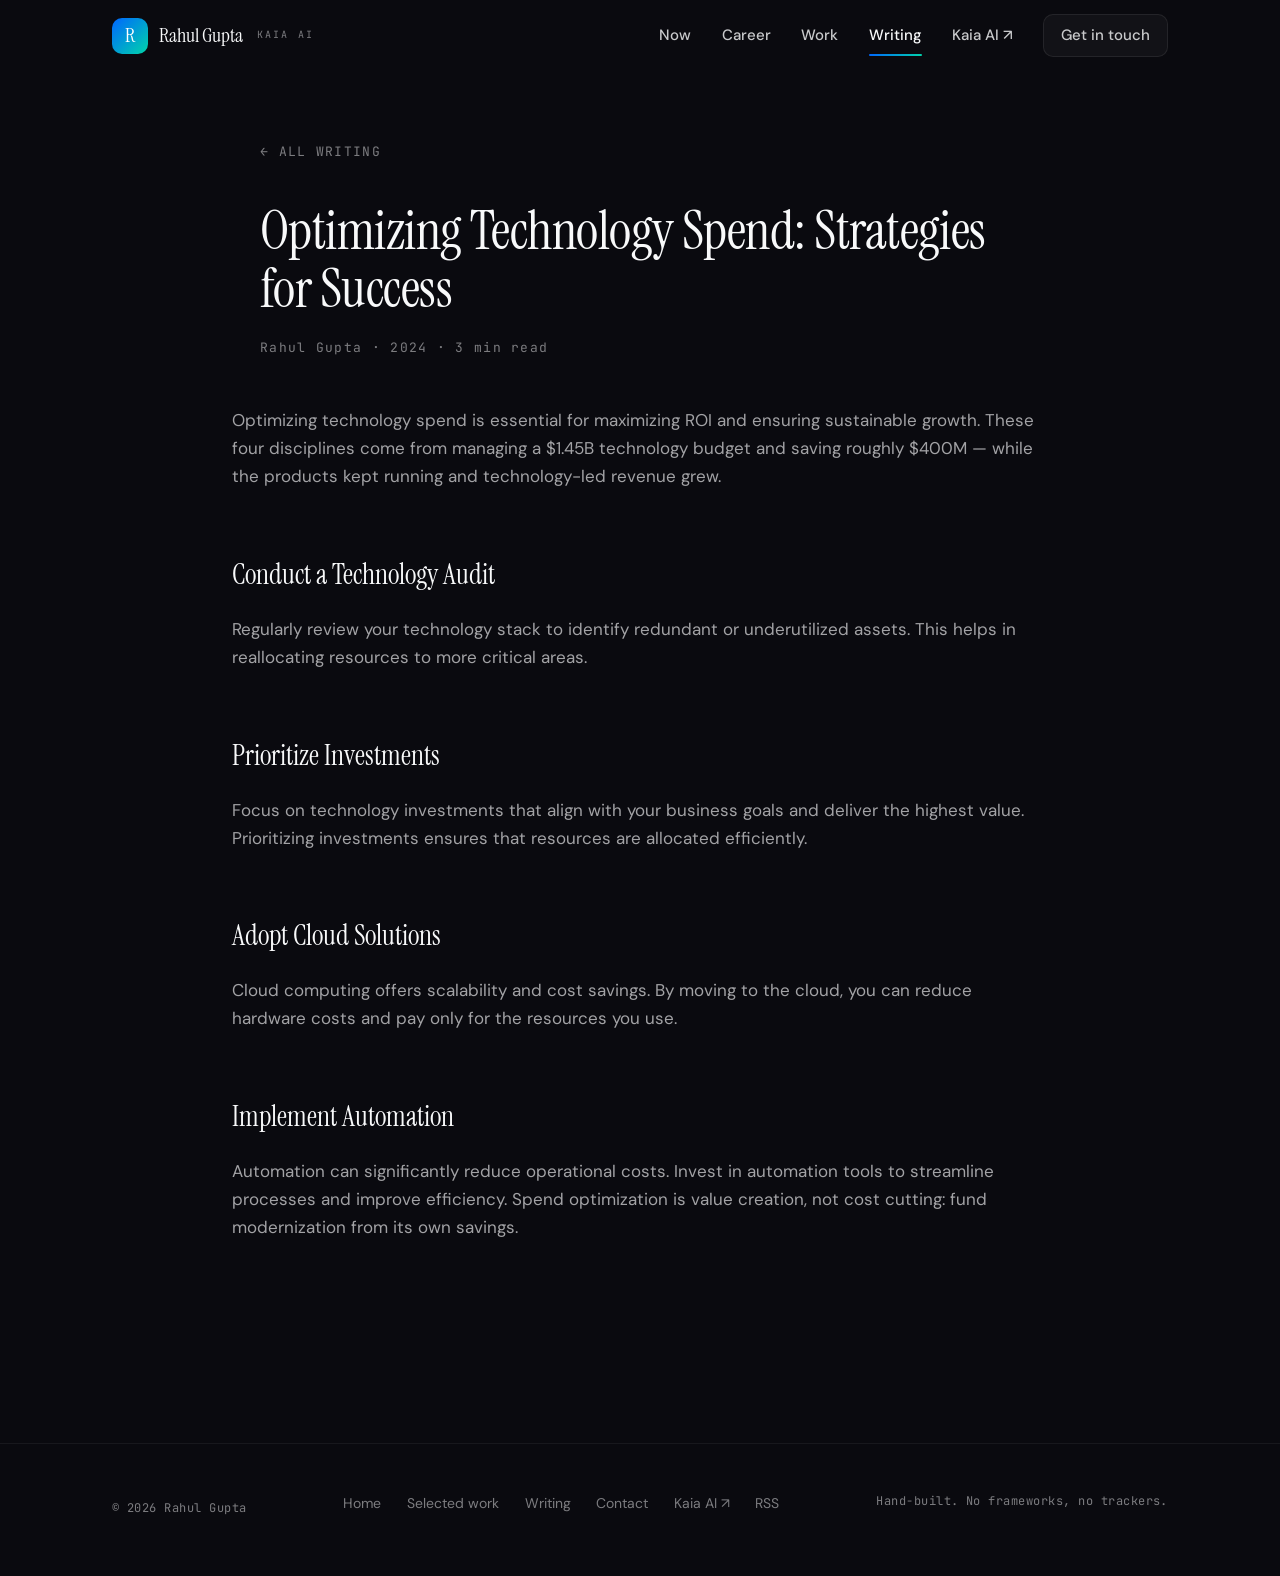
<file: writing-tech-spend.html>
<!DOCTYPE html>
<html lang="en">
<head>
  <meta charset="UTF-8" />
  <meta name="viewport" content="width=device-width, initial-scale=1.0" />
  <title>Optimizing Technology Spend: Strategies for Success — Rahul Gupta</title>
  <meta name="description" content="Four disciplines for getting more from every technology dollar — audit, prioritization, cloud economics, and automation — from the leader who saved ~$400M from a $1.45B budget." />
  <link rel="canonical" href="https://rahulguptacto.com/writing-tech-spend.html" />
  <meta name="theme-color" content="#0a0a0f" />
  <meta property="og:type" content="article" />
  <meta property="og:title" content="Optimizing Technology Spend: Strategies for Success — Rahul Gupta" />
  <meta property="og:description" content="Four disciplines for getting more from every technology dollar — audit, prioritization, cloud economics, and automation — from the leader who saved ~$400M from a $1.45B budget." />
  <meta property="og:url" content="https://rahulguptacto.com/writing-tech-spend.html" />
  <meta property="og:image" content="https://rahulguptacto.com/assets/og.png" />
  <meta name="twitter:card" content="summary_large_image" />
  <link rel="icon" href="./favicon.ico" sizes="any" />
  <link rel="icon" type="image/png" sizes="32x32" href="./favicon-32x32.png" />
  <link rel="apple-touch-icon" href="./apple-touch-icon.png" />
  <link rel="manifest" href="./site.webmanifest" />
  <link rel="alternate" type="application/rss+xml" title="Rahul Gupta — Writing" href="./feed.xml" />
  <link rel="preconnect" href="https://fonts.googleapis.com" />
  <link rel="preconnect" href="https://fonts.gstatic.com" crossorigin />
  <link href="https://fonts.googleapis.com/css2?family=DM+Sans:opsz,wght@9..40,400;9..40,500;9..40,600;9..40,700&family=Instrument+Serif:ital@0;1&family=JetBrains+Mono:wght@400;500&display=swap" rel="stylesheet" />
  <link rel="stylesheet" href="./assets/style.css" />
</head>
<body>
  <a class="skip-link" href="#main">Skip to content</a>
  <div class="progress" aria-hidden="true"></div>

  <header class="site-header">
    <div class="wrap">
      <a class="brand" href="./index.html" aria-label="Rahul Gupta — home">
        <span class="brand-tile" aria-hidden="true">R</span>
        <span class="brand-name">Rahul Gupta</span>
        <span class="brand-suffix">Kaia&nbsp;AI</span>
      </a>
      <button class="menu-btn" aria-label="Menu" aria-expanded="false">
        <svg width="18" height="14" viewBox="0 0 18 14" fill="none" aria-hidden="true"><path d="M1 1h16M1 7h16M1 13h16" stroke="currentColor" stroke-width="1.6" stroke-linecap="round"/></svg>
      </button>
      <nav class="site-nav" aria-label="Primary">
        <a href="./index.html#kaia">Now</a>
        <a href="./index.html#career">Career</a>
        <a href="./projects.html">Work</a>
        <a href="./blog.html" aria-current="true">Writing</a>
        <a href="https://kaiaai.ai" target="_blank" rel="noopener">Kaia AI ↗</a>
        <a class="nav-cta" href="./contact.html">Get in touch</a>
      </nav>
    </div>
  </header>

  <main id="main">
    <article class="article">
      <div class="wrap">
        <div class="article-head">
          <a class="back-link" href="./blog.html">← All writing</a>
          <h1 class="display">Optimizing Technology Spend: Strategies for Success</h1>
          <p class="article-meta">Rahul Gupta · 2024 · 3 min read</p>
        </div>
        <div class="article-body">

<p>Optimizing technology spend is essential for maximizing ROI and ensuring sustainable growth. These four disciplines come from managing a $1.45B technology budget and saving roughly $400M — while the products kept running and technology-led revenue grew.</p>
<h2>Conduct a Technology Audit</h2>
<p>Regularly review your technology stack to identify redundant or underutilized assets. This helps in reallocating resources to more critical areas.</p>
<h2>Prioritize Investments</h2>
<p>Focus on technology investments that align with your business goals and deliver the highest value. Prioritizing investments ensures that resources are allocated efficiently.</p>
<h2>Adopt Cloud Solutions</h2>
<p>Cloud computing offers scalability and cost savings. By moving to the cloud, you can reduce hardware costs and pay only for the resources you use.</p>
<h2>Implement Automation</h2>
<p>Automation can significantly reduce operational costs. Invest in automation tools to streamline processes and improve efficiency. Spend optimization is value creation, not cost cutting: fund modernization from its own savings.</p>

        </div>
      </div>
    </article>
  </main>

  <footer class="site-footer">
    <div class="wrap">
      <div>
        <span class="footer-note">© <span id="yr">2026</span> Rahul Gupta</span>
      </div>
      <nav class="footer-links" aria-label="Footer">
        <a href="./index.html">Home</a>
        <a href="./projects.html">Selected work</a>
        <a href="./blog.html">Writing</a>
        <a href="./contact.html">Contact</a>
        <a href="https://kaiaai.ai" target="_blank" rel="noopener">Kaia AI ↗</a>
        <a href="./feed.xml">RSS</a>
      </nav>
      <span class="footer-note">Hand-built. No frameworks, no trackers.</span>
    </div>
  </footer>

  <script src="./assets/main.js" defer></script>
</body>
</html>
</file>
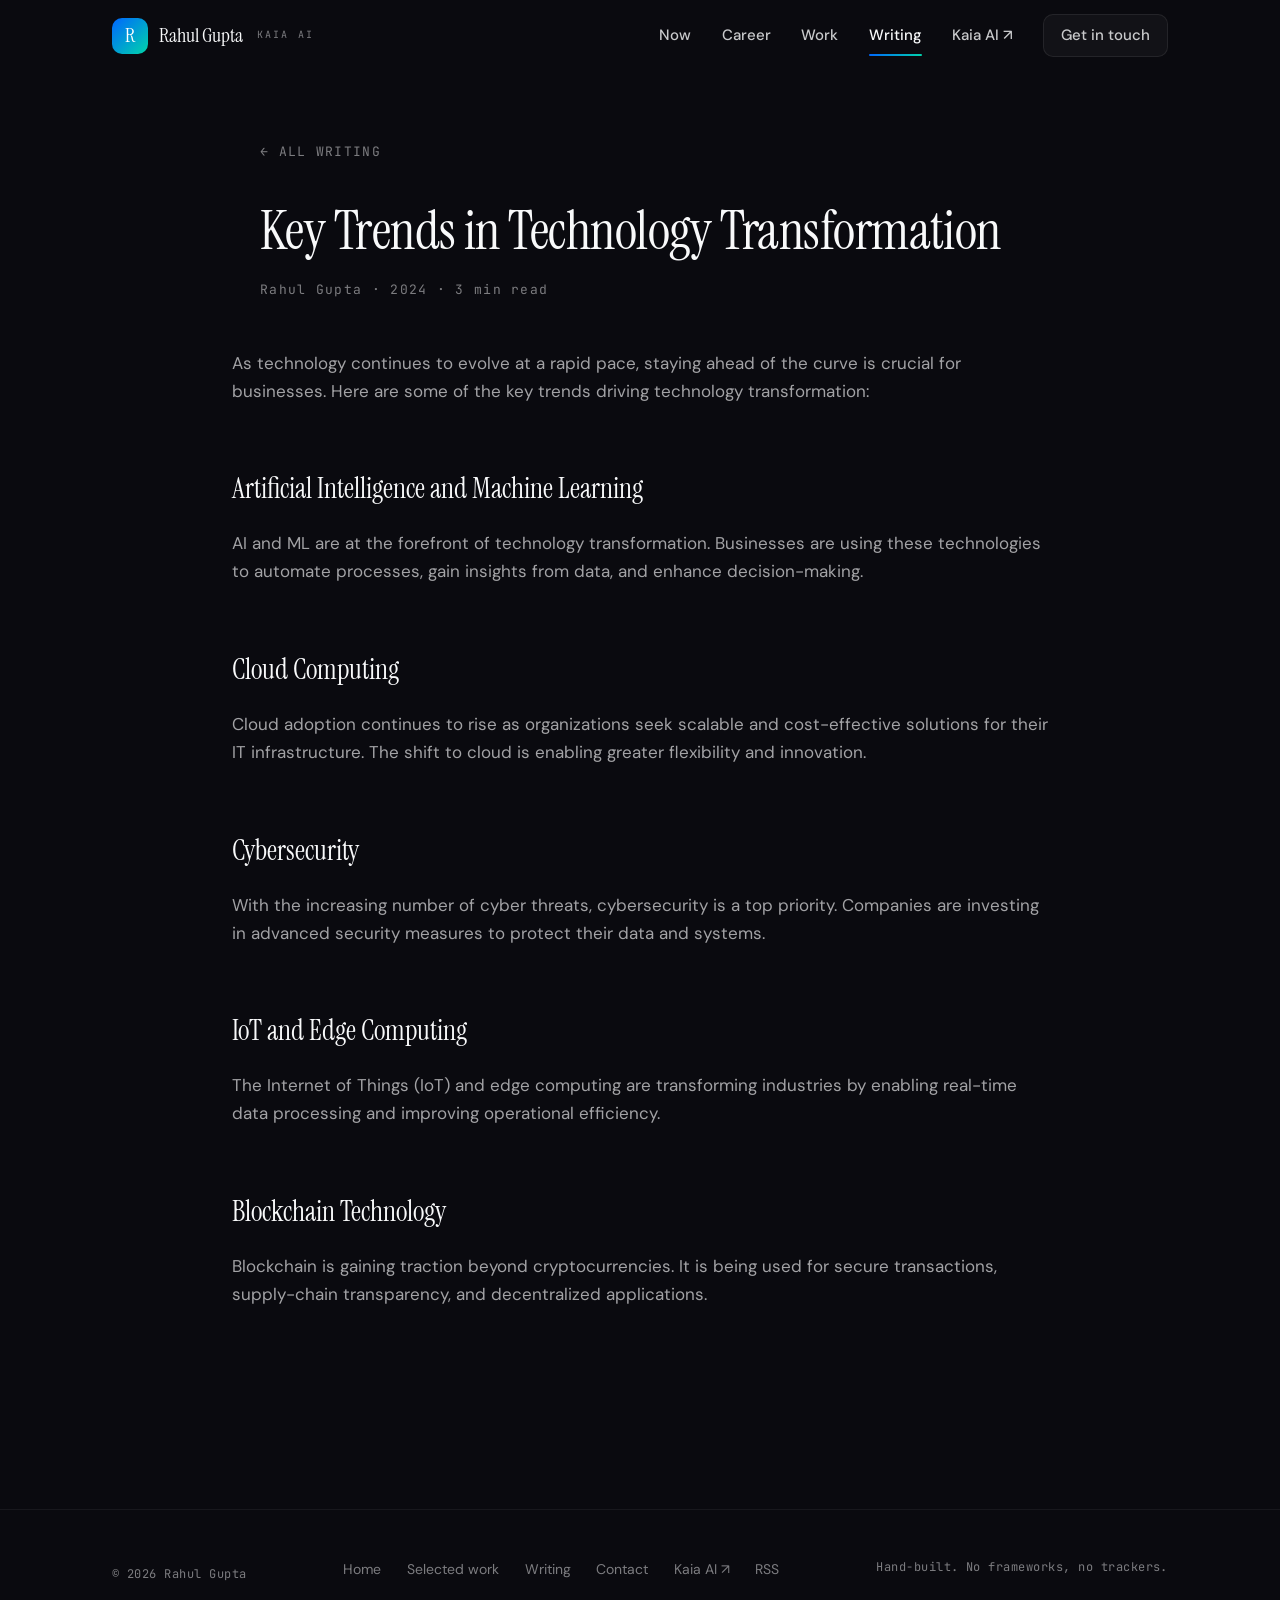
<file: writing-tech-trends.html>
<!DOCTYPE html>
<html lang="en">
<head>
  <meta charset="UTF-8" />
  <meta name="viewport" content="width=device-width, initial-scale=1.0" />
  <title>Key Trends in Technology Transformation — Rahul Gupta</title>
  <meta name="description" content="The five forces reshaping enterprise technology — AI/ML, cloud, cybersecurity, IoT and edge computing, and blockchain — and why staying ahead of them is a business imperative." />
  <link rel="canonical" href="https://rahulguptacto.com/writing-tech-trends.html" />
  <meta name="theme-color" content="#0a0a0f" />
  <meta property="og:type" content="article" />
  <meta property="og:title" content="Key Trends in Technology Transformation — Rahul Gupta" />
  <meta property="og:description" content="The five forces reshaping enterprise technology — AI/ML, cloud, cybersecurity, IoT and edge computing, and blockchain — and why staying ahead of them is a business imperative." />
  <meta property="og:url" content="https://rahulguptacto.com/writing-tech-trends.html" />
  <meta property="og:image" content="https://rahulguptacto.com/assets/og.png" />
  <meta name="twitter:card" content="summary_large_image" />
  <link rel="icon" href="./favicon.ico" sizes="any" />
  <link rel="icon" type="image/png" sizes="32x32" href="./favicon-32x32.png" />
  <link rel="apple-touch-icon" href="./apple-touch-icon.png" />
  <link rel="manifest" href="./site.webmanifest" />
  <link rel="alternate" type="application/rss+xml" title="Rahul Gupta — Writing" href="./feed.xml" />
  <link rel="preconnect" href="https://fonts.googleapis.com" />
  <link rel="preconnect" href="https://fonts.gstatic.com" crossorigin />
  <link href="https://fonts.googleapis.com/css2?family=DM+Sans:opsz,wght@9..40,400;9..40,500;9..40,600;9..40,700&family=Instrument+Serif:ital@0;1&family=JetBrains+Mono:wght@400;500&display=swap" rel="stylesheet" />
  <link rel="stylesheet" href="./assets/style.css" />
</head>
<body>
  <a class="skip-link" href="#main">Skip to content</a>
  <div class="progress" aria-hidden="true"></div>

  <header class="site-header">
    <div class="wrap">
      <a class="brand" href="./index.html" aria-label="Rahul Gupta — home">
        <span class="brand-tile" aria-hidden="true">R</span>
        <span class="brand-name">Rahul Gupta</span>
        <span class="brand-suffix">Kaia&nbsp;AI</span>
      </a>
      <button class="menu-btn" aria-label="Menu" aria-expanded="false">
        <svg width="18" height="14" viewBox="0 0 18 14" fill="none" aria-hidden="true"><path d="M1 1h16M1 7h16M1 13h16" stroke="currentColor" stroke-width="1.6" stroke-linecap="round"/></svg>
      </button>
      <nav class="site-nav" aria-label="Primary">
        <a href="./index.html#kaia">Now</a>
        <a href="./index.html#career">Career</a>
        <a href="./projects.html">Work</a>
        <a href="./blog.html" aria-current="true">Writing</a>
        <a href="https://kaiaai.ai" target="_blank" rel="noopener">Kaia AI ↗</a>
        <a class="nav-cta" href="./contact.html">Get in touch</a>
      </nav>
    </div>
  </header>

  <main id="main">
    <article class="article">
      <div class="wrap">
        <div class="article-head">
          <a class="back-link" href="./blog.html">← All writing</a>
          <h1 class="display">Key Trends in Technology Transformation</h1>
          <p class="article-meta">Rahul Gupta · 2024 · 3 min read</p>
        </div>
        <div class="article-body">

<p>As technology continues to evolve at a rapid pace, staying ahead of the curve is crucial for businesses. Here are some of the key trends driving technology transformation:</p>
<h2>Artificial Intelligence and Machine Learning</h2>
<p>AI and ML are at the forefront of technology transformation. Businesses are using these technologies to automate processes, gain insights from data, and enhance decision-making.</p>
<h2>Cloud Computing</h2>
<p>Cloud adoption continues to rise as organizations seek scalable and cost-effective solutions for their IT infrastructure. The shift to cloud is enabling greater flexibility and innovation.</p>
<h2>Cybersecurity</h2>
<p>With the increasing number of cyber threats, cybersecurity is a top priority. Companies are investing in advanced security measures to protect their data and systems.</p>
<h2>IoT and Edge Computing</h2>
<p>The Internet of Things (IoT) and edge computing are transforming industries by enabling real-time data processing and improving operational efficiency.</p>
<h2>Blockchain Technology</h2>
<p>Blockchain is gaining traction beyond cryptocurrencies. It is being used for secure transactions, supply-chain transparency, and decentralized applications.</p>

        </div>
      </div>
    </article>
  </main>

  <footer class="site-footer">
    <div class="wrap">
      <div>
        <span class="footer-note">© <span id="yr">2026</span> Rahul Gupta</span>
      </div>
      <nav class="footer-links" aria-label="Footer">
        <a href="./index.html">Home</a>
        <a href="./projects.html">Selected work</a>
        <a href="./blog.html">Writing</a>
        <a href="./contact.html">Contact</a>
        <a href="https://kaiaai.ai" target="_blank" rel="noopener">Kaia AI ↗</a>
        <a href="./feed.xml">RSS</a>
      </nav>
      <span class="footer-note">Hand-built. No frameworks, no trackers.</span>
    </div>
  </footer>

  <script src="./assets/main.js" defer></script>
</body>
</html>
</file>
<file: assets/style.css>
/* ============================================================
   Rahul Gupta — personal site
   Design system: Kaia AI brand DNA, editorial serif-led register
   Hand-built. No frameworks.
   ============================================================ */

:root {
  --bg: #0a0a0f;
  --bg-raise: #10101a;
  --surface: rgba(255, 255, 255, 0.035);
  --surface-2: rgba(255, 255, 255, 0.055);
  --line: rgba(255, 255, 255, 0.08);
  --line-soft: rgba(255, 255, 255, 0.06);
  --line-strong: rgba(255, 255, 255, 0.16);
  --text: #f8f9fa;
  --text-80: rgba(248, 249, 250, 0.8);
  --text-64: rgba(248, 249, 250, 0.64);
  --text-48: rgba(248, 249, 250, 0.48);
  --blue: #0066ff;
  --teal: #00d4aa;
  --amber: #fcd34d;
  --amber-soft: #fde68a;
  --grad: linear-gradient(135deg, #0066ff 0%, #00d4aa 100%);
  --ease: cubic-bezier(0.22, 1, 0.36, 1);
  --font-display: "Instrument Serif", Georgia, "Times New Roman", serif;
  --font-body: "DM Sans", system-ui, -apple-system, sans-serif;
  --font-mono: "JetBrains Mono", ui-monospace, "SF Mono", Menlo, monospace;
  --w: 1120px;
  --gutter: clamp(1.25rem, 4vw, 2rem);
  --section: clamp(5rem, 10vh, 8.5rem);
}

/* ---------- reset & base ---------- */
*,
*::before,
*::after {
  box-sizing: border-box;
}
html {
  background: var(--bg);
  scroll-behavior: smooth;
  -webkit-text-size-adjust: 100%;
}
body {
  margin: 0;
  background: var(--bg);
  color: var(--text);
  font-family: var(--font-body);
  font-size: 1.0625rem;
  line-height: 1.65;
  -webkit-font-smoothing: antialiased;
  text-rendering: optimizeLegibility;
}
img {
  max-width: 100%;
  display: block;
}
a {
  color: var(--text);
  text-decoration: none;
}
p a,
li a:not([class]) {
  color: var(--text-80);
  text-decoration: underline;
  text-decoration-color: rgba(0, 212, 170, 0.45);
  text-underline-offset: 3px;
  transition: color 0.2s var(--ease), text-decoration-color 0.2s var(--ease);
}
p a:hover,
li a:not([class]):hover {
  color: var(--teal);
  text-decoration-color: var(--teal);
}
::selection {
  background: rgba(0, 212, 170, 0.28);
  color: #fff;
}
:focus-visible {
  outline: 2px solid var(--teal);
  outline-offset: 3px;
  border-radius: 4px;
}

/* scrollbar — Kaia grammar */
::-webkit-scrollbar {
  width: 8px;
}
::-webkit-scrollbar-track {
  background: var(--bg);
}
::-webkit-scrollbar-thumb {
  background: var(--blue);
  border-radius: 4px;
}
::-webkit-scrollbar-thumb:hover {
  background: var(--teal);
}

.skip-link {
  position: absolute;
  left: -999px;
  top: 0;
  z-index: 100;
  background: var(--blue);
  color: #fff;
  padding: 0.6rem 1rem;
  border-radius: 0 0 8px 0;
  font-size: 0.875rem;
}
.skip-link:focus {
  left: 0;
}

.wrap {
  max-width: var(--w);
  margin-inline: auto;
  padding-inline: var(--gutter);
}

/* ---------- typography ---------- */
h1,
h2,
h3 {
  font-weight: 400;
  margin: 0;
}
.display {
  font-family: var(--font-display);
  letter-spacing: -0.01em;
  line-height: 1.06;
}
.kicker {
  font-family: var(--font-mono);
  font-size: 0.8125rem;
  font-weight: 500;
  letter-spacing: 0.18em;
  text-transform: uppercase;
  color: var(--text-48);
  display: block;
  margin-bottom: 1.1rem;
}
.kicker--amber {
  color: var(--amber);
}
.grad-text {
  background: var(--grad);
  -webkit-background-clip: text;
  background-clip: text;
  color: transparent;
}
.serif-i {
  font-style: italic;
}
.prose {
  max-width: 68ch;
}
.prose p {
  color: var(--text-64);
  margin: 0 0 1.2em;
}
.prose strong {
  color: var(--text);
  font-weight: 600;
}

/* ---------- header / nav ---------- */
.site-header {
  position: fixed;
  inset: 0 0 auto 0;
  z-index: 50;
  height: 72px;
  display: flex;
  align-items: center;
  transition: background 0.35s var(--ease), border-color 0.35s var(--ease),
    backdrop-filter 0.35s var(--ease);
  border-bottom: 1px solid transparent;
  view-transition-name: site-header;
}
.site-header.scrolled {
  background: rgba(10, 10, 15, 0.8);
  -webkit-backdrop-filter: blur(20px);
  backdrop-filter: blur(20px);
  border-bottom-color: var(--line-soft);
}
.site-header .wrap {
  width: 100%;
  display: flex;
  align-items: center;
  justify-content: space-between;
  gap: 1rem;
}
.brand {
  display: flex;
  align-items: center;
  gap: 0.7rem;
}
.brand-tile {
  width: 36px;
  height: 36px;
  border-radius: 10px;
  background: var(--grad);
  display: grid;
  place-items: center;
  font-family: var(--font-display);
  font-size: 1.25rem;
  color: #fff;
  flex: none;
}
.brand-name {
  font-family: var(--font-display);
  font-size: 1.25rem;
  color: var(--text);
  white-space: nowrap;
}
.brand-suffix {
  font-family: var(--font-mono);
  font-size: 0.625rem;
  letter-spacing: 0.22em;
  text-transform: uppercase;
  color: var(--text-48);
  margin-left: 0.15rem;
}
.site-nav {
  display: flex;
  align-items: center;
  gap: 1.9rem;
}
.site-nav a {
  font-size: 0.9375rem;
  font-weight: 500;
  color: var(--text-80);
  transition: color 0.2s var(--ease);
  position: relative;
  padding: 0.25rem 0;
}
.site-nav a:hover {
  color: var(--text);
}
.site-nav a[aria-current] {
  color: var(--text);
}
.site-nav a[aria-current]::after {
  content: "";
  position: absolute;
  left: 0;
  right: 0;
  bottom: -4px;
  height: 2px;
  background: var(--grad);
  border-radius: 2px;
}
.nav-cta {
  border: 1px solid var(--line);
  background: var(--surface);
  border-radius: 10px;
  padding: 0.5rem 1.05rem !important;
  transition: border-color 0.2s var(--ease), background 0.2s var(--ease);
}
.nav-cta:hover {
  border-color: var(--line-strong);
  background: var(--surface-2);
}
.menu-btn {
  display: none;
  background: none;
  border: 1px solid var(--line);
  border-radius: 10px;
  width: 42px;
  height: 42px;
  cursor: pointer;
  color: var(--text);
  place-items: center;
}
.menu-btn svg {
  display: block;
}

/* reading progress */
.progress {
  position: fixed;
  top: 0;
  left: 0;
  right: 0;
  height: 2px;
  z-index: 60;
  background: var(--grad);
  transform-origin: 0 50%;
  transform: scaleX(0);
  pointer-events: none;
}
@supports (animation-timeline: scroll(root)) {
  .progress {
    animation: progress-grow linear both;
    animation-timeline: scroll(root);
  }
  @keyframes progress-grow {
    to {
      transform: scaleX(1);
    }
  }
}

/* mobile nav */
@media (max-width: 860px) {
  .site-nav {
    position: fixed;
    inset: 72px 0 auto 0;
    flex-direction: column;
    align-items: flex-start;
    gap: 0;
    background: rgba(10, 10, 15, 0.96);
    -webkit-backdrop-filter: blur(24px);
    backdrop-filter: blur(24px);
    border-bottom: 1px solid var(--line-soft);
    padding: 0.5rem var(--gutter) 1.25rem;
    display: none;
  }
  .site-nav.open {
    display: flex;
  }
  .site-nav a {
    padding: 0.8rem 0;
    font-size: 1.0625rem;
    width: 100%;
  }
  .nav-cta {
    margin-top: 0.5rem;
    text-align: center;
  }
  .menu-btn {
    display: grid;
  }
}

/* ---------- hero ---------- */
.hero {
  position: relative;
  min-height: clamp(560px, 92vh, 920px);
  display: flex;
  align-items: center;
  overflow: clip;
  padding-top: 72px;
}
.hero-bg {
  position: absolute;
  inset: 0;
  z-index: 0;
  pointer-events: none;
}
.hero-bg::before {
  content: "";
  position: absolute;
  inset: 0;
  background: radial-gradient(
      ellipse 80% 55% at 18% 8%,
      rgba(0, 102, 255, 0.16),
      transparent 60%
    ),
    linear-gradient(
      120deg,
      rgba(0, 212, 170, 0.06),
      transparent 45%,
      rgba(0, 102, 255, 0.07)
    );
}
.hero-bg::after {
  content: "";
  position: absolute;
  inset: 0;
  background-image: radial-gradient(
    circle at 1px 1px,
    rgba(0, 102, 255, 0.3) 1px,
    transparent 0
  );
  background-size: 40px 40px;
  opacity: 0.18;
  -webkit-mask-image: radial-gradient(
    ellipse 90% 80% at 50% 20%,
    #000 30%,
    transparent 75%
  );
  mask-image: radial-gradient(
    ellipse 90% 80% at 50% 20%,
    #000 30%,
    transparent 75%
  );
}
#lattice {
  position: absolute;
  inset: 0;
  width: 100%;
  height: 100%;
  z-index: 1;
}
.hero .wrap {
  position: relative;
  z-index: 2;
  padding-block: 5rem 6rem;
}
.hero h1 {
  font-size: clamp(2.6rem, 6.5vw, 5.1rem);
  max-width: 26ch;
}
.hero-sub {
  margin: 1.75rem 0 0;
  max-width: 58ch;
  font-size: clamp(1.0325rem, 1.5vw, 1.1875rem);
  color: var(--text-64);
}
.hero-sub strong {
  color: var(--text-80);
  font-weight: 600;
}
.hero-ctas {
  display: flex;
  flex-wrap: wrap;
  gap: 0.9rem;
  margin-top: 2.4rem;
}

/* staged entrance */
.reveal-line {
  display: block;
  overflow: hidden;
}
.reveal-line > span {
  display: block;
  transform: translateY(112%);
  animation: rise 0.85s var(--ease) forwards;
}
.reveal-line:nth-child(2) > span {
  animation-delay: 0.09s;
}
.r-delay-1 {
  opacity: 0;
  animation: fade-up 0.8s var(--ease) 0.28s forwards;
}
.r-delay-2 {
  opacity: 0;
  animation: fade-up 0.8s var(--ease) 0.42s forwards;
}
.r-delay-3 {
  opacity: 0;
  animation: fade-up 0.8s var(--ease) 0.56s forwards;
}
@keyframes rise {
  to {
    transform: translateY(0);
  }
}
@keyframes fade-up {
  from {
    opacity: 0;
    transform: translateY(14px);
  }
  to {
    opacity: 1;
    transform: translateY(0);
  }
}

.scroll-cue {
  position: absolute;
  left: 50%;
  bottom: 2rem;
  transform: translateX(-50%);
  z-index: 2;
  color: var(--text-48);
  font-family: var(--font-mono);
  font-size: 0.6875rem;
  letter-spacing: 0.2em;
  text-transform: uppercase;
  display: flex;
  flex-direction: column;
  align-items: center;
  gap: 0.5rem;
}
.scroll-cue::after {
  content: "";
  width: 1px;
  height: 34px;
  background: linear-gradient(var(--teal), transparent);
  animation: cue 2.2s var(--ease) infinite;
}
@keyframes cue {
  0% {
    transform: scaleY(0);
    transform-origin: top;
  }
  45% {
    transform: scaleY(1);
    transform-origin: top;
  }
  55% {
    transform: scaleY(1);
    transform-origin: bottom;
  }
  100% {
    transform: scaleY(0);
    transform-origin: bottom;
  }
}

/* ---------- buttons ---------- */
.btn {
  display: inline-flex;
  align-items: center;
  gap: 0.5rem;
  border-radius: 10px;
  padding: 0.85rem 1.6rem;
  font-size: 0.9375rem;
  font-weight: 600;
  font-family: var(--font-body);
  cursor: pointer;
  border: 1px solid transparent;
  transition: background 0.25s var(--ease), border-color 0.25s var(--ease),
    box-shadow 0.25s var(--ease), color 0.25s var(--ease);
  will-change: transform;
}
.btn-primary {
  background: var(--blue);
  color: #fff;
}
.btn-primary:hover {
  background: #1a75ff;
  box-shadow: 0 8px 32px rgba(0, 102, 255, 0.3);
}
.btn-ghost {
  border-color: rgba(255, 255, 255, 0.14);
  background: rgba(255, 255, 255, 0.04);
  color: var(--text-80);
}
.btn-ghost:hover {
  border-color: rgba(255, 255, 255, 0.26);
  background: rgba(255, 255, 255, 0.07);
  color: var(--text);
}
.btn .arr {
  transition: transform 0.25s var(--ease);
}
.btn:hover .arr {
  transform: translateX(3px);
}

/* ---------- sections ---------- */
.section {
  padding-block: var(--section);
  position: relative;
}
.section-head {
  display: grid;
  grid-template-columns: minmax(0, 4fr) minmax(0, 8fr);
  gap: 1.5rem 4rem;
  align-items: end;
  margin-bottom: clamp(2.5rem, 6vw, 4rem);
}
.section-head h2 {
  font-size: clamp(2rem, 4vw, 3rem);
}
.section-head .lede {
  color: var(--text-64);
  max-width: 52ch;
  margin: 0;
  font-size: 1.0625rem;
}
@media (max-width: 860px) {
  .section-head {
    grid-template-columns: 1fr;
    align-items: start;
  }
}
.hairline {
  border: 0;
  height: 1px;
  background: var(--line-soft);
  margin: 0;
}
.grad-hairline {
  height: 1px;
  border: 0;
  background: var(--grad);
  opacity: 0.55;
  margin: 0;
}

/* ---------- proof bar ---------- */
.proof {
  border-block: 1px solid var(--line-soft);
  background: rgba(255, 255, 255, 0.015);
}
.proof .wrap {
  display: grid;
  grid-template-columns: repeat(4, 1fr);
  gap: 2rem;
  padding-block: 2.75rem;
}
.stat {
  min-width: 0;
}
.stat-num {
  font-family: var(--font-mono);
  font-variant-numeric: tabular-nums;
  font-size: clamp(1.9rem, 3.4vw, 2.7rem);
  font-weight: 500;
  color: var(--text);
  letter-spacing: -0.02em;
  line-height: 1.1;
  white-space: nowrap;
}
.stat-num .accent {
  color: var(--teal);
}
.stat-label {
  margin-top: 0.5rem;
  font-size: 0.875rem;
  color: var(--text-48);
  line-height: 1.45;
  max-width: 24ch;
}
@media (max-width: 860px) {
  .proof .wrap {
    grid-template-columns: repeat(2, 1fr);
    gap: 2rem 1.5rem;
  }
}

/* ---------- now / kaia ---------- */
.now-grid {
  display: grid;
  grid-template-columns: minmax(0, 7fr) minmax(0, 5fr);
  gap: clamp(2.5rem, 6vw, 5rem);
  align-items: start;
}
@media (max-width: 860px) {
  .now-grid {
    grid-template-columns: 1fr;
  }
}
.portrait {
  position: relative;
  border-radius: 16px;
  overflow: hidden;
  border: 1px solid var(--line);
  max-width: 420px;
  justify-self: end;
}
.portrait img {
  width: 100%;
  filter: grayscale(0.9) contrast(1.05);
}
.portrait::after {
  content: "";
  position: absolute;
  inset: 0;
  background: linear-gradient(
      160deg,
      rgba(0, 102, 255, 0.28),
      rgba(0, 212, 170, 0.12) 55%,
      rgba(10, 10, 15, 0.15)
    ),
    linear-gradient(to top, rgba(10, 10, 15, 0.55), transparent 45%);
  mix-blend-mode: multiply;
}
.portrait-cap {
  position: absolute;
  left: 1rem;
  bottom: 0.9rem;
  z-index: 2;
  font-family: var(--font-mono);
  font-size: 0.6875rem;
  letter-spacing: 0.14em;
  text-transform: uppercase;
  color: rgba(248, 249, 250, 0.85);
}
@media (max-width: 860px) {
  .portrait {
    justify-self: start;
    max-width: 340px;
  }
}
.kaia-verticals {
  display: flex;
  flex-wrap: wrap;
  gap: 0.5rem;
  margin-top: 1.6rem;
}
.pill {
  border: 1px solid var(--line);
  background: var(--surface);
  border-radius: 999px;
  padding: 0.38rem 0.85rem;
  font-size: 0.8125rem;
  font-weight: 500;
  color: var(--text-64);
}

/* ---------- thesis ---------- */
.thesis {
  background: linear-gradient(
    to bottom,
    transparent,
    rgba(0, 102, 255, 0.035) 30%,
    rgba(0, 212, 170, 0.03) 70%,
    transparent
  );
}
.thesis-quote {
  font-family: var(--font-display);
  font-size: clamp(1.7rem, 3.6vw, 2.7rem);
  line-height: 1.25;
  max-width: 26ch;
  margin: 0 0 2.5rem;
}
.thesis-body {
  columns: 2;
  column-gap: 4rem;
  max-width: 100%;
}
.thesis-body p {
  color: var(--text-64);
  margin: 0 0 1.2em;
  break-inside: avoid;
}
.thesis-body p strong {
  color: var(--text);
}
@media (max-width: 860px) {
  .thesis-body {
    columns: 1;
  }
}
.thesis-2018 {
  border-left: 2px solid var(--teal);
  padding: 0.35rem 0 0.35rem 1.4rem;
  margin: 1.8rem 0;
  font-family: var(--font-display);
  font-style: italic;
  font-size: 1.25rem;
  line-height: 1.5;
  color: var(--text-80);
}
.thesis-2018 cite {
  display: block;
  margin-top: 0.6rem;
  font-family: var(--font-mono);
  font-style: normal;
  font-size: 0.75rem;
  letter-spacing: 0.14em;
  text-transform: uppercase;
  color: var(--amber);
}

/* ---------- timeline ---------- */
.timeline {
  position: relative;
  margin-top: 1rem;
}
.timeline::before {
  content: "";
  position: absolute;
  left: 7px;
  top: 6px;
  bottom: 6px;
  width: 2px;
  background: var(--line-soft);
}
.timeline-draw {
  position: absolute;
  left: 7px;
  top: 6px;
  bottom: 6px;
  width: 2px;
  background: var(--grad);
  transform-origin: top;
  transform: scaleY(1);
}
@supports (animation-timeline: view()) {
  .timeline-draw {
    animation: draw linear both;
    animation-timeline: view();
    animation-range: entry 10% exit 85%;
  }
  @keyframes draw {
    from {
      transform: scaleY(0);
    }
    to {
      transform: scaleY(1);
    }
  }
}
.t-item {
  position: relative;
  padding: 0 0 3.2rem 2.6rem;
}
.t-item:last-child {
  padding-bottom: 0.5rem;
}
.t-item::before {
  content: "";
  position: absolute;
  left: 0;
  top: 7px;
  width: 16px;
  height: 16px;
  border-radius: 50%;
  background: var(--bg);
  border: 2px solid var(--teal);
  box-shadow: 0 0 0 4px rgba(0, 212, 170, 0.12);
}
.t-item--now::before {
  background: var(--teal);
  box-shadow: 0 0 18px rgba(0, 212, 170, 0.5);
}
@supports (animation-timeline: view()) {
  .t-item {
    animation: t-in linear both;
    animation-timeline: view();
    animation-range: entry 0% entry 42%;
  }
  @keyframes t-in {
    from {
      opacity: 0.45;
      transform: translateY(14px);
    }
    to {
      opacity: 1;
      transform: translateY(0);
    }
  }
}
.t-period {
  font-family: var(--font-mono);
  font-size: 0.75rem;
  letter-spacing: 0.14em;
  text-transform: uppercase;
  color: var(--teal);
}
.t-role {
  font-size: 1.375rem;
  font-weight: 600;
  margin-top: 0.35rem;
}
.t-org {
  color: var(--text-64);
  font-weight: 400;
}
.t-line {
  color: var(--text-64);
  margin: 0.55rem 0 0.9rem;
  max-width: 62ch;
}
.t-points {
  margin: 0;
  padding: 0;
  list-style: none;
  max-width: 66ch;
}
.t-points li {
  position: relative;
  padding-left: 1.25rem;
  color: var(--text-48);
  font-size: 0.9375rem;
  margin-bottom: 0.45rem;
  line-height: 1.55;
}
.t-points li::before {
  content: "";
  position: absolute;
  left: 0;
  top: 0.58em;
  width: 7px;
  height: 7px;
  border-radius: 50%;
  background: var(--teal);
  opacity: 0.7;
}
.t-points li strong {
  color: var(--text-80);
  font-weight: 600;
}

/* ---------- cards (track record / work) ---------- */
.card-grid {
  display: grid;
  grid-template-columns: repeat(auto-fill, minmax(300px, 1fr));
  gap: 1.1rem;
}
.card {
  position: relative;
  border: 1px solid var(--line-soft);
  background: var(--surface);
  border-radius: 16px;
  padding: 1.6rem 1.5rem 1.5rem;
  overflow: hidden;
  transition: border-color 0.3s var(--ease), background 0.3s var(--ease);
}
.card:hover {
  border-color: var(--line-strong);
  background: var(--surface-2);
}
@media (hover: hover) and (pointer: fine) {
  .card::before {
    content: "";
    position: absolute;
    inset: 0;
    background: radial-gradient(
      260px circle at var(--mx, 50%) var(--my, 50%),
      rgba(0, 212, 170, 0.09),
      transparent 65%
    );
    opacity: 0;
    transition: opacity 0.3s var(--ease);
    pointer-events: none;
  }
  .card:hover::before {
    opacity: 1;
  }
}
.card-cat {
  font-family: var(--font-mono);
  font-size: 0.6875rem;
  letter-spacing: 0.16em;
  text-transform: uppercase;
  color: var(--amber);
  display: block;
  margin-bottom: 0.7rem;
}
.card h3 {
  font-size: 1.1875rem;
  font-weight: 600;
  line-height: 1.3;
  margin-bottom: 0.6rem;
}
.card p {
  color: var(--text-48);
  font-size: 0.9375rem;
  margin: 0;
  line-height: 1.6;
}
.card p strong {
  color: var(--text-80);
  font-weight: 600;
}

/* filter row (projects page) */
.filters {
  display: flex;
  flex-wrap: wrap;
  gap: 0.5rem;
  margin-bottom: 2.2rem;
}
.filter-btn {
  border: 1px solid var(--line);
  background: var(--surface);
  color: var(--text-64);
  border-radius: 999px;
  padding: 0.45rem 1.05rem;
  font-family: var(--font-body);
  font-size: 0.875rem;
  font-weight: 500;
  cursor: pointer;
  transition: all 0.2s var(--ease);
}
.filter-btn:hover {
  color: var(--text);
  border-color: var(--line-strong);
}
.filter-btn[aria-pressed="true"] {
  background: var(--blue);
  border-color: var(--blue);
  color: #fff;
}
.card.hidden {
  display: none;
}

/* ---------- writing ---------- */
.essay-list {
  display: grid;
  gap: 0;
}
.essay {
  display: grid;
  grid-template-columns: minmax(0, 8fr) minmax(0, 3fr);
  gap: 1rem 3rem;
  padding: 1.7rem 0;
  border-bottom: 1px solid var(--line-soft);
  align-items: baseline;
  transition: background 0.2s var(--ease);
}
.essay:first-child {
  border-top: 1px solid var(--line-soft);
}
.essay h3 {
  font-family: var(--font-display);
  font-size: clamp(1.375rem, 2.4vw, 1.75rem);
  line-height: 1.25;
  transition: color 0.2s var(--ease);
}
.essay:hover h3 {
  color: var(--teal);
}
.essay .dek {
  color: var(--text-48);
  font-size: 0.9375rem;
  margin: 0.5rem 0 0;
  max-width: 60ch;
}
.essay-meta {
  font-family: var(--font-mono);
  font-size: 0.75rem;
  letter-spacing: 0.08em;
  color: var(--text-48);
  text-align: right;
  white-space: nowrap;
}
@media (max-width: 700px) {
  .essay {
    grid-template-columns: 1fr;
  }
  .essay-meta {
    text-align: left;
    order: -1;
  }
}

/* article page */
.article {
  padding-top: calc(72px + 4rem);
  padding-bottom: var(--section);
}
.article-head {
  max-width: 760px;
  margin: 0 auto 3rem;
}
.article-head h1 {
  font-size: clamp(2.2rem, 5vw, 3.4rem);
}
.article-meta {
  font-family: var(--font-mono);
  font-size: 0.8125rem;
  letter-spacing: 0.1em;
  color: var(--text-48);
  margin-top: 1.2rem;
}
.article-body {
  max-width: 68ch;
  margin: 0 auto;
}
.article-body h2 {
  font-family: var(--font-display);
  font-size: 1.75rem;
  margin: 2.2em 0 0.6em;
}
.article-body p,
.article-body li {
  color: var(--text-64);
}
.article-body p {
  margin: 0 0 1.25em;
}
.article-body ul,
.article-body ol {
  padding-left: 1.3rem;
  margin: 0 0 1.25em;
}
.article-body li {
  margin-bottom: 0.5em;
}
.article-body strong {
  color: var(--text);
}
.back-link {
  font-family: var(--font-mono);
  font-size: 0.8125rem;
  letter-spacing: 0.1em;
  text-transform: uppercase;
  color: var(--text-48);
  display: inline-flex;
  gap: 0.5rem;
  margin-bottom: 2.5rem;
  transition: color 0.2s var(--ease);
}
.back-link:hover {
  color: var(--teal);
}

/* ---------- speaking strip ---------- */
.speak-grid {
  display: grid;
  grid-template-columns: repeat(auto-fill, minmax(320px, 1fr));
  gap: 1.1rem;
}

/* ---------- testimonials ---------- */
.quote-list {
  display: grid;
  gap: clamp(2.5rem, 6vw, 4rem);
}
.pull-quote {
  margin: 0;
  max-width: 56ch;
}
.pull-quote:nth-child(even) {
  justify-self: end;
  text-align: left;
}
.pull-quote p {
  font-family: var(--font-display);
  font-style: italic;
  font-size: clamp(1.25rem, 2.4vw, 1.625rem);
  line-height: 1.45;
  color: var(--text-80);
  margin: 0 0 1.1rem;
}
.pull-quote p::before {
  content: "\201C";
  color: var(--teal);
  margin-right: 0.1em;
}
.pull-quote p::after {
  content: "\201D";
  color: var(--teal);
  margin-left: 0.05em;
}
.pull-quote footer {
  font-size: 0.9375rem;
  color: var(--text-48);
}
.pull-quote footer strong {
  color: var(--text-80);
  font-weight: 600;
  display: block;
}

/* ---------- advisory ---------- */
.lane-grid {
  display: grid;
  grid-template-columns: repeat(auto-fit, minmax(260px, 1fr));
  gap: 1.1rem;
}
.lane {
  border: 1px solid rgba(0, 212, 170, 0.18);
  background: rgba(0, 212, 170, 0.035);
  border-radius: 16px;
  padding: 1.7rem 1.5rem;
}
.lane h3 {
  font-size: 1.125rem;
  font-weight: 600;
  margin-bottom: 0.6rem;
  display: flex;
  align-items: center;
  gap: 0.6rem;
}
.lane h3::before {
  content: "";
  width: 8px;
  height: 8px;
  border-radius: 50%;
  background: var(--teal);
  flex: none;
}
.lane p {
  color: var(--text-48);
  font-size: 0.9375rem;
  margin: 0;
  line-height: 1.6;
}

/* ---------- contact ---------- */
.contact-box {
  border: 1px solid var(--line);
  border-radius: 20px;
  background: radial-gradient(
      ellipse 90% 130% at 15% -20%,
      rgba(0, 102, 255, 0.12),
      transparent 55%
    ),
    var(--surface);
  padding: clamp(2.2rem, 5vw, 3.6rem);
  display: grid;
  grid-template-columns: minmax(0, 7fr) minmax(0, 5fr);
  gap: 2.5rem;
  align-items: center;
}
@media (max-width: 860px) {
  .contact-box {
    grid-template-columns: 1fr;
  }
}
.contact-box h2 {
  font-size: clamp(1.9rem, 4vw, 2.7rem);
}
.contact-box .lede {
  color: var(--text-64);
  margin: 1rem 0 0;
  max-width: 46ch;
}
.contact-actions {
  display: flex;
  flex-direction: column;
  gap: 0.8rem;
  align-items: stretch;
}
.contact-actions .btn {
  justify-content: center;
}
.contact-note {
  font-size: 0.875rem;
  color: var(--text-48);
  text-align: center;
  margin: 0;
}

/* contact page form */
.form {
  display: grid;
  gap: 1rem;
  max-width: 560px;
}
.form label {
  font-size: 0.875rem;
  font-weight: 600;
  color: var(--text-80);
  display: grid;
  gap: 0.45rem;
}
.form input,
.form textarea {
  background: var(--surface);
  border: 1px solid var(--line);
  border-radius: 10px;
  color: var(--text);
  font-family: var(--font-body);
  font-size: 1rem;
  padding: 0.8rem 1rem;
  transition: border-color 0.2s var(--ease);
  width: 100%;
}
.form input:focus,
.form textarea:focus {
  outline: none;
  border-color: var(--teal);
}
.form textarea {
  min-height: 130px;
  resize: vertical;
}

/* ---------- footer ---------- */
.site-footer {
  border-top: 1px solid var(--line-soft);
  padding: 3rem 0 3.5rem;
  margin-top: var(--section);
}
.site-footer .wrap {
  display: flex;
  flex-wrap: wrap;
  gap: 1.5rem 3rem;
  justify-content: space-between;
  align-items: flex-start;
}
.footer-links {
  display: flex;
  flex-wrap: wrap;
  gap: 1.6rem;
}
.footer-links a {
  font-size: 0.875rem;
  color: var(--text-48);
  transition: color 0.2s var(--ease);
}
.footer-links a:hover {
  color: var(--text);
}
.footer-note {
  font-family: var(--font-mono);
  font-size: 0.75rem;
  color: var(--text-48);
  letter-spacing: 0.04em;
}
.footer-note a {
  color: var(--text-64);
}

/* ---------- page transitions ---------- */
@view-transition {
  navigation: auto;
}
@media (prefers-reduced-motion: no-preference) {
  ::view-transition-old(root) {
    animation: vt-out 0.22s ease both;
  }
  ::view-transition-new(root) {
    animation: vt-in 0.26s ease both;
  }
  @keyframes vt-out {
    to {
      opacity: 0;
      transform: translateY(-6px);
    }
  }
  @keyframes vt-in {
    from {
      opacity: 0;
      transform: translateY(8px);
    }
  }
}

/* ---------- inner page hero ---------- */
.page-head {
  padding-top: calc(72px + clamp(3.5rem, 8vh, 6rem));
  padding-bottom: clamp(2rem, 5vh, 3.5rem);
}
.page-head h1 {
  font-size: clamp(2.4rem, 5.5vw, 4rem);
}
.page-head .lede {
  color: var(--text-64);
  max-width: 56ch;
  margin: 1.2rem 0 0;
  font-size: 1.0625rem;
}

/* tech strip */
.tech-strip {
  font-family: var(--font-mono);
  font-size: 0.8125rem;
  line-height: 2.1;
  color: var(--text-48);
  letter-spacing: 0.02em;
  max-width: 90ch;
}
.tech-strip strong {
  color: var(--teal);
  font-weight: 500;
}

/* ---------- reduced motion ---------- */
@media (prefers-reduced-motion: reduce) {
  html {
    scroll-behavior: auto;
  }
  *,
  *::before,
  *::after {
    animation-duration: 0.01ms !important;
    animation-iteration-count: 1 !important;
    transition-duration: 0.01ms !important;
  }
  .reveal-line > span {
    transform: none;
    animation: none;
  }
  .r-delay-1,
  .r-delay-2,
  .r-delay-3 {
    opacity: 1;
    animation: none;
  }
  .scroll-cue::after {
    animation: none;
  }
  #lattice {
    display: none;
  }
}

/* print */
@media print {
  .site-header,
  .scroll-cue,
  #lattice,
  .progress {
    display: none;
  }
  body {
    background: #fff;
    color: #111;
  }
}

/* keynote grid: last card spans the remaining row */
.speak-grid > .card:last-child {
  grid-column: 1 / -1;
}
</file>
